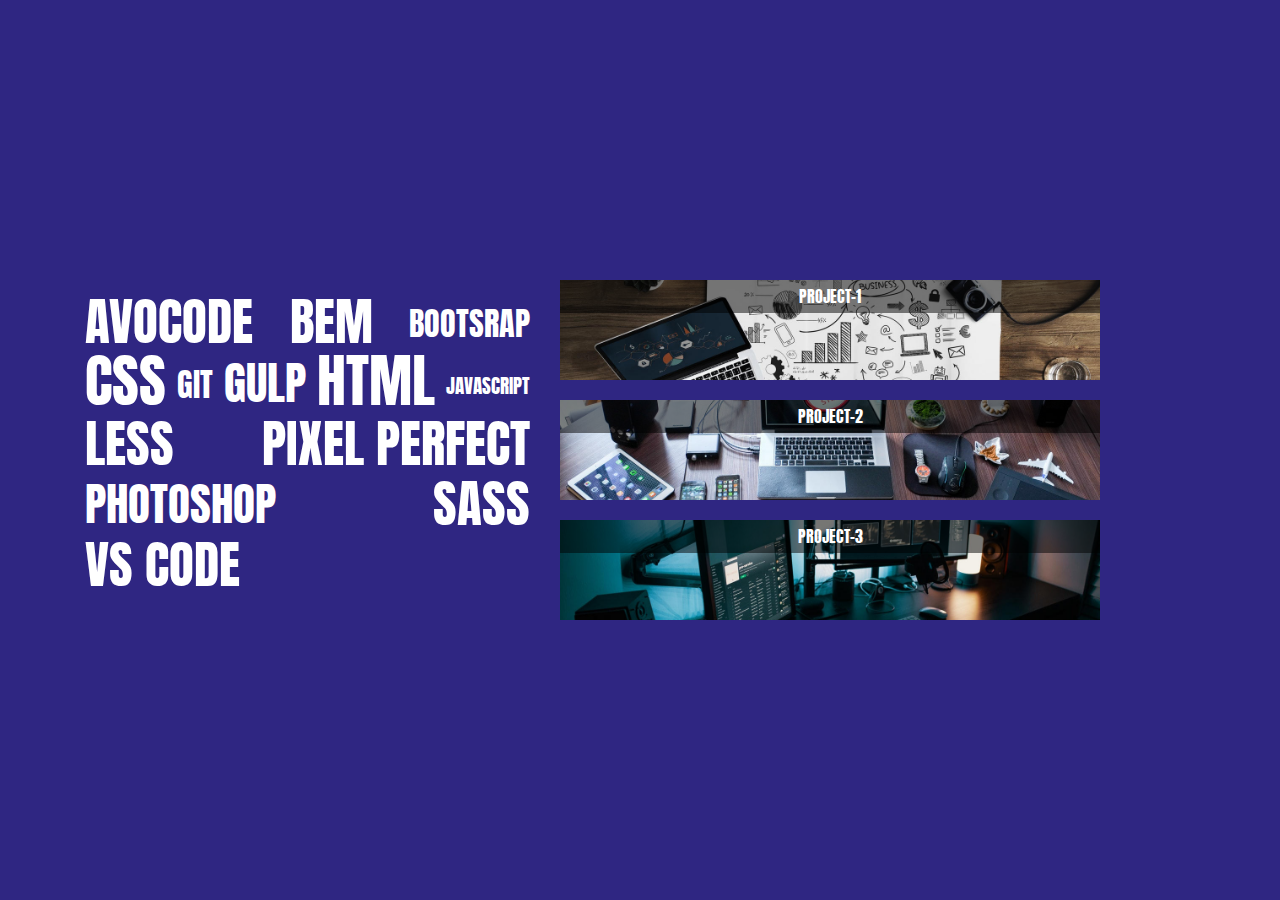
<file: index.html>
<!DOCTYPE html>
<html lang="en">

<head>
  <meta charset="UTF-8">
  <meta name="viewport" content="width=device-width, initial-scale=1.0">
  <meta http-equiv="X-UA-Compatible" content="ie=edge">
  <title>About Me</title>
  <link rel="apple-touch-icon" sizes="180x180" href="img/favicon/apple-touch-icon.png">
  <link rel="icon" type="image/png" sizes="32x32" href="img/favicon/favicon-32x32.png">
  <link rel="icon" type="image/png" sizes="16x16" href="img/favicon/favicon-16x16.png">
  <link rel="manifest" href="img/favicon/site.webmanifest">
  <link rel="mask-icon" href="img/favicon/safari-pinned-tab.svg" color="#5bbad5">
  <meta name="msapplication-TileColor" content="#da532c">
  <meta name="theme-color" content="#ffffff">
  <link rel="stylesheet" href="lib/bootstrap/bootstrap.min.css">
  <!-- <link rel="stylesheet" href="https://stackpath.bootstrapcdn.com/bootstrap/4.3.1/css/bootstrap.min.css"
  integrity="sha384-ggOyR0iXCbMQv3Xipma34MD+dH/1fQ784/j6cY/iJTQUOhcWr7x9JvoRxT2MZw1T" crossorigin="anonymous"> -->
  <link rel="stylesheet" href="https://use.fontawesome.com/releases/v5.7.2/css/all.css" integrity="sha384-fnmOCqbTlWIlj8LyTjo7mOUStjsKC4pOpQbqyi7RrhN7udi9RwhKkMHpvLbHG9Sr" crossorigin="anonymous">
  <!-- <link href="https://fonts.googleapis.com/css?family=Anton" rel="stylesheet"> -->
  <link rel="stylesheet" href="lib/animate/animate.css">
  <link rel="stylesheet" href="css/style.min.css">
</head>

<body class="index">
  <main class="page-main">
    <h1 class="visually-hidden">About Me</h1>
    <div class="container">
      <div class="row align-items-center">
        <div class="col-lg-5">
          <section class="skills page-main__skills hover">
            <h2 class="hover-headline skills__headline">Skills</h2>
            <ul class="skills__list d-flex flex-wrap justify-content-between animated fadeInLeft">
              <li class="skills__item skills__item--avocode animated fadeInRight">Avocode</li>
              <li class="skills__item skills__item--bem animated fadeInRight">BEM</li>
              <li class="skills__item skills__item--bootstrap animated fadeInRight">Bootsrap</li>
              <li class="skills__item skills__item--css animated fadeInRight">CSS</li>
              <li class="skills__item skills__item--git animated fadeInRight">Git</li>
              <li class="skills__item skills__item--gulp animated fadeInRight">Gulp</li>
              <li class="skills__item skills__item--html animated fadeInRight">HTML</li>
              <li class="skills__item skills__item--js animated fadeInRight">JavaScript</li>
              <!-- <li class="skills__item skills__item--jquery animated fadeInRight">jQuery</li> -->
              <li class="skills__item skills__item--less animated fadeInRight">Less</li>
              <li class="skills__item skills__item--pp animated fadeInRight">Pixel Perfect</li>
              <li class="skills__item skills__item--photoshop animated fadeInRight">Photoshop</li>
              <li class="skills__item skills__item--sass animated fadeInRight">Sass</li>
              <li class="skills__item skills__item--vscode animated fadeInRight">VS Code</li>
            </ul>
          </section>
        </div>
        <div class="col-lg-6">
          <section class="projects page-main__projects hover">
            <h2 class="hover-headline projects__headline">Projects</h2>
            <ul class="projects__list animated fadeInRight">
              <li class="projects__item animated zoomIn" style="background-image: url(img/projects-1.jpeg)">
                <p class="projects__title">Project-1</p>
                <a class="projects__link" href="projects/piroll/index.html"><span class="visually-hidden">Project-1</span></a>
              </li>
              <li class="projects__item animated zoomIn" style="background-image: url(img/projects-2.jpeg)">
                <p class="projects__title">Project-2</p>
                <a class="projects__link" href="projects/creative-digital-agencies/index.html"><span class="visually-hidden">Project-2</span></a>
              </li>
              <li class="projects__item animated zoomIn" style="background-image: url(img/projects-3.jpeg)">
                <p class="projects__title">Project-3</p>
                <a class="projects__link" href="projects/waxom/index.html"><span class="visually-hidden">Project-3</span></a>
              </li>
            </ul>
          </section>
        </div>
        <div class="col-lg-1 ml-auto">
          <section class="contacts page-main__contacts hover">
            <h2 class="hover-headline contacts__headline">Contacts</h2>
            <ul class="contacts__list animated delay-1s slow fadeIn">
              <li class="contacts__item animated infinite delay-2s slow pulse">
                <a class="contacts__link" href="mailto:kv.zubarev@gmail.com">
                  <i class="fas fa-envelope"></i>
                  <span class="visually-hidden">Email</span>
                </a>
              </li>
              <li class="contacts__item animated infinite delay-3s slow pulse">
                <a class="contacts__link" href="https://t.me/costaline">
                  <i class="fab fa-telegram-plane"></i>
                  <span class="visually-hidden">Telegram</span>
                </a>
              </li>
              <li class="contacts__item animated infinite delay-2s slow pulse">
                <a class="contacts__link" href="tel:+">
                  <i class="fas fa-phone"></i>
                  <span class="visually-hidden">Phone</span>
                </a>
              </li>
            </ul>
          </section>
        </div>
      </div>
    </div>
  </main>
</body>

</html>
</file>
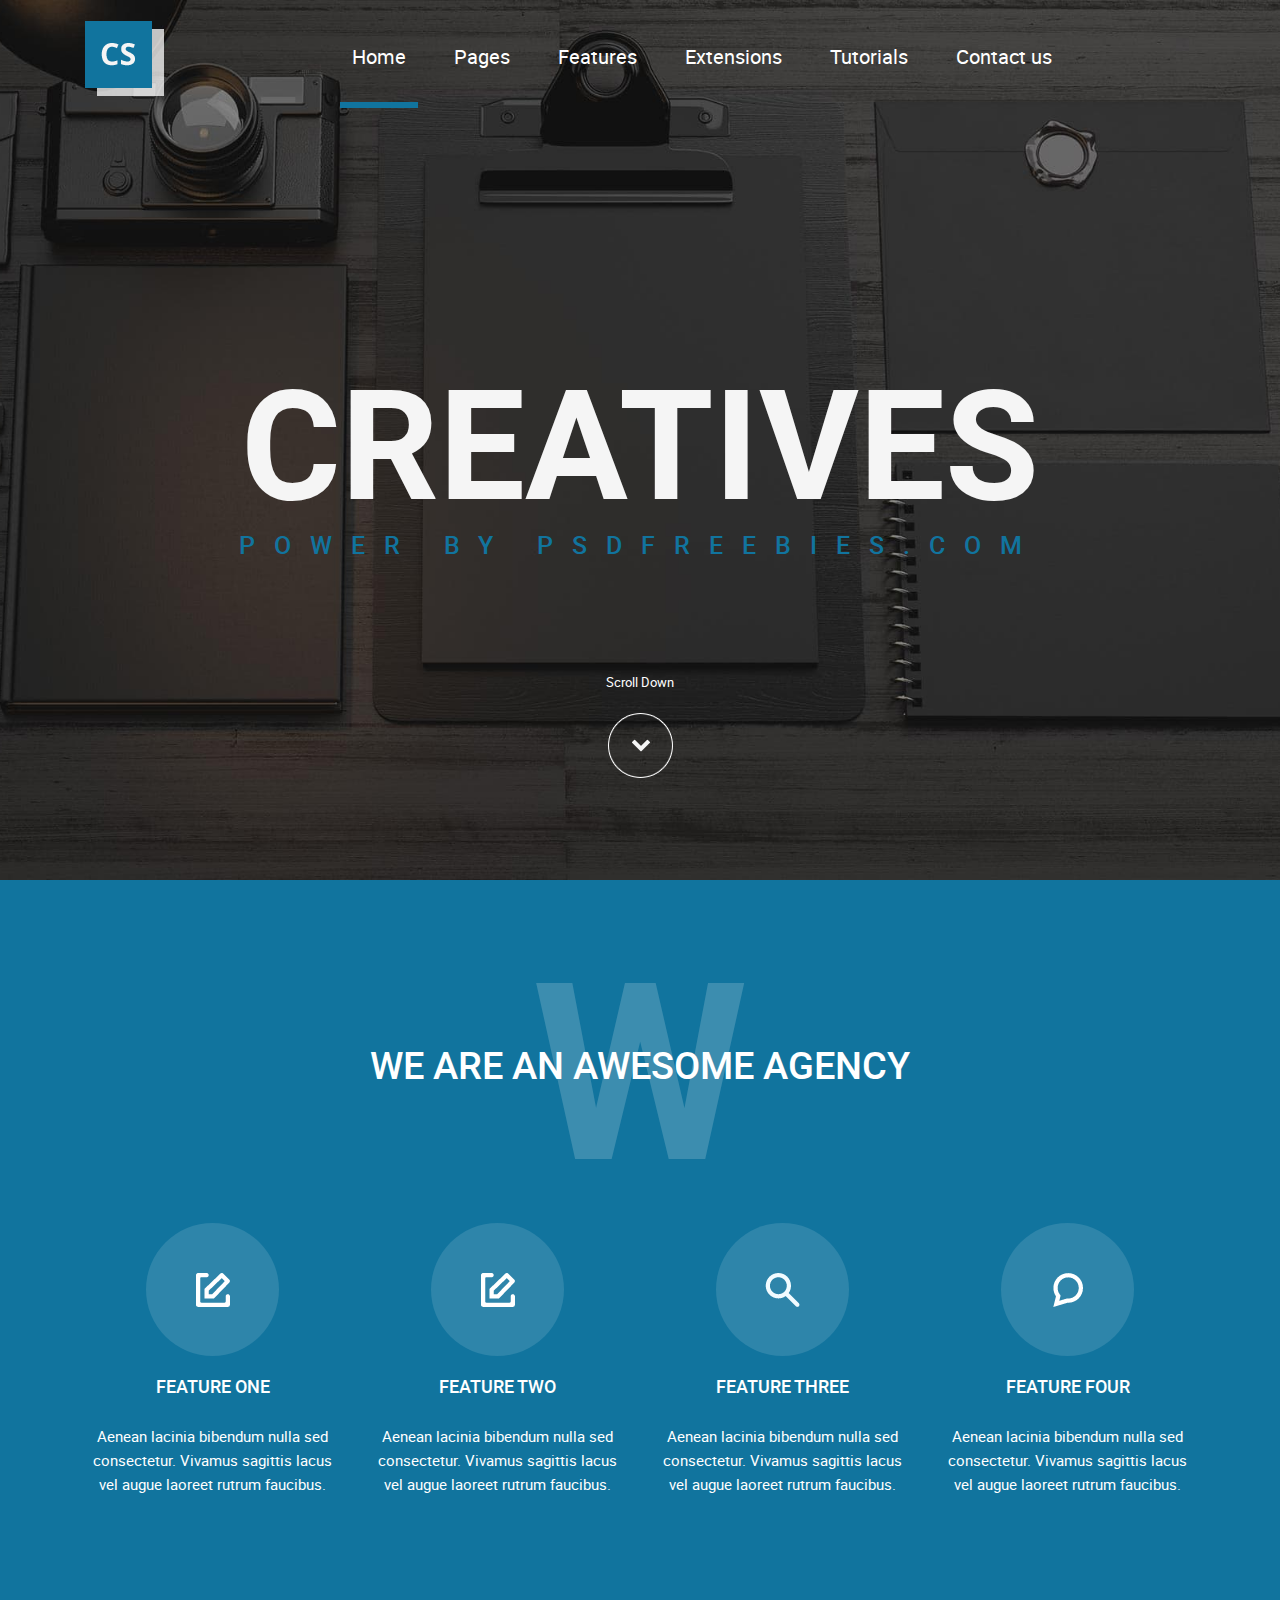
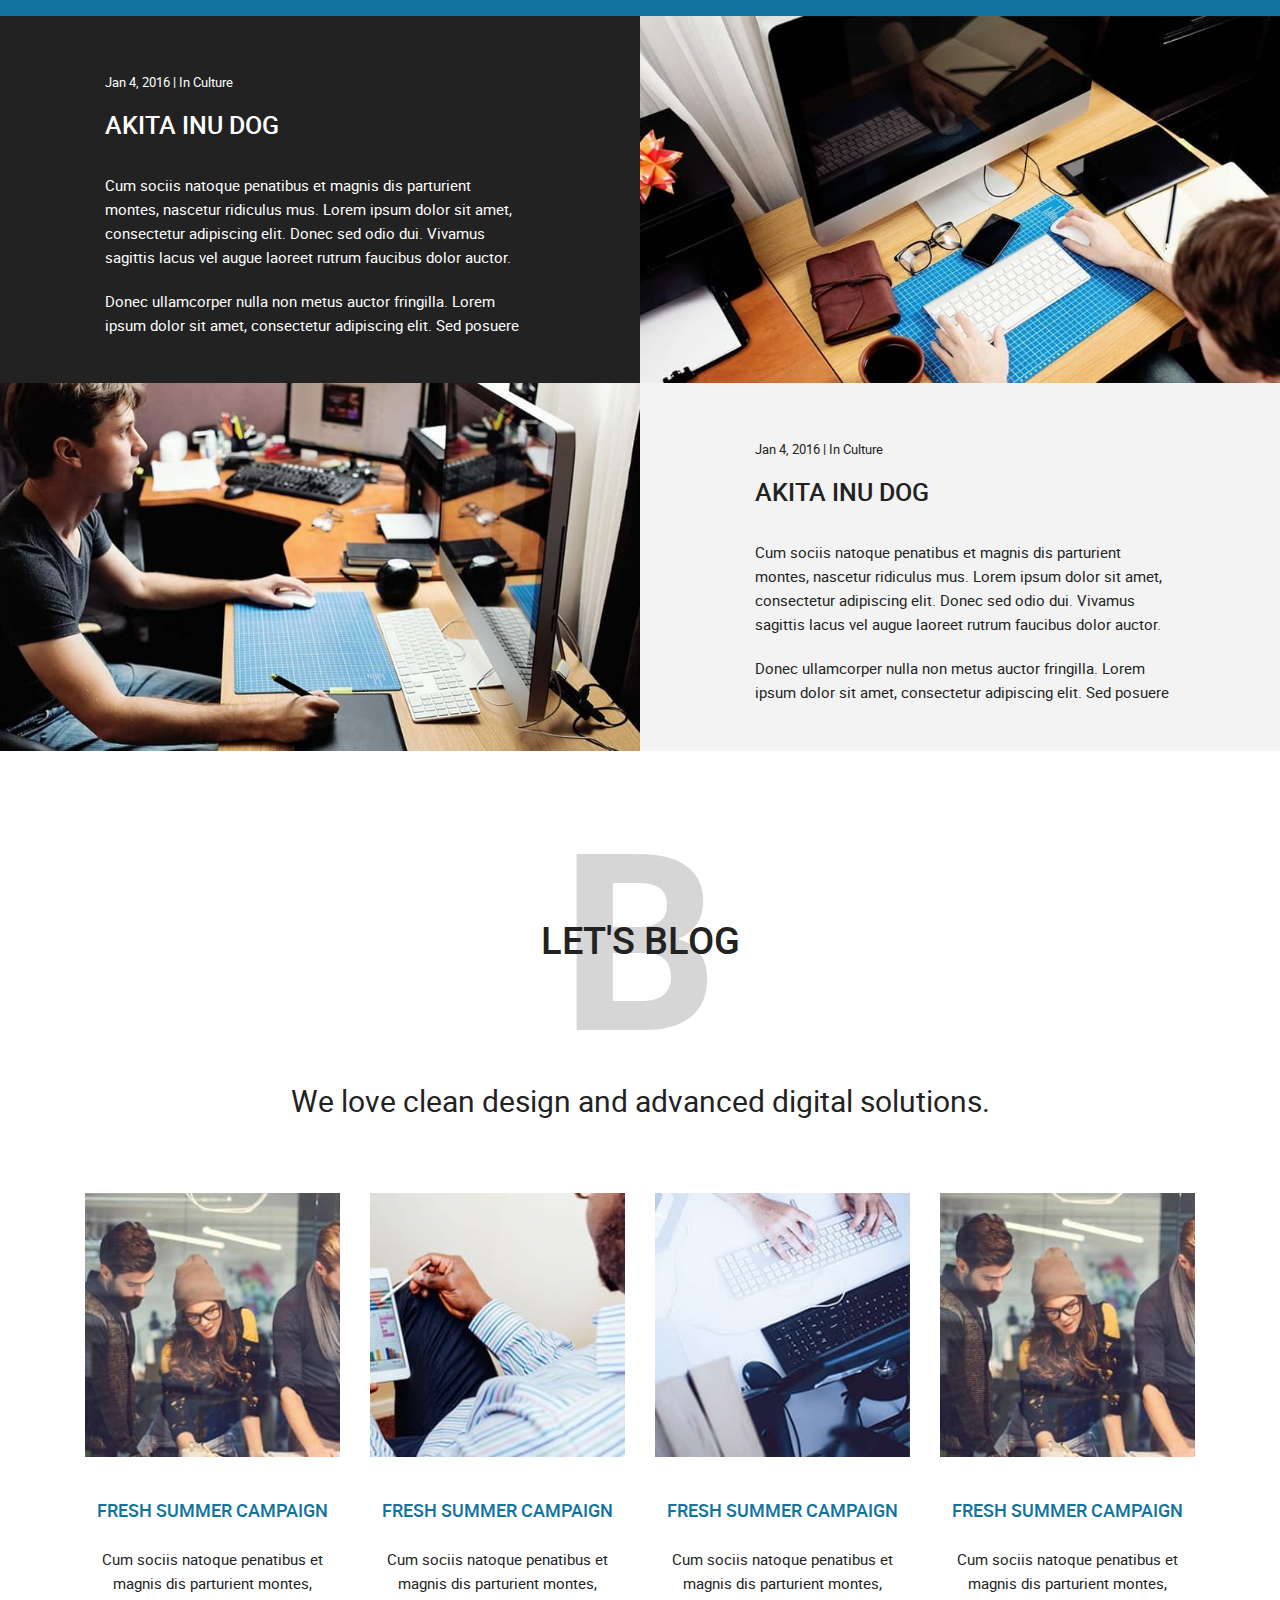
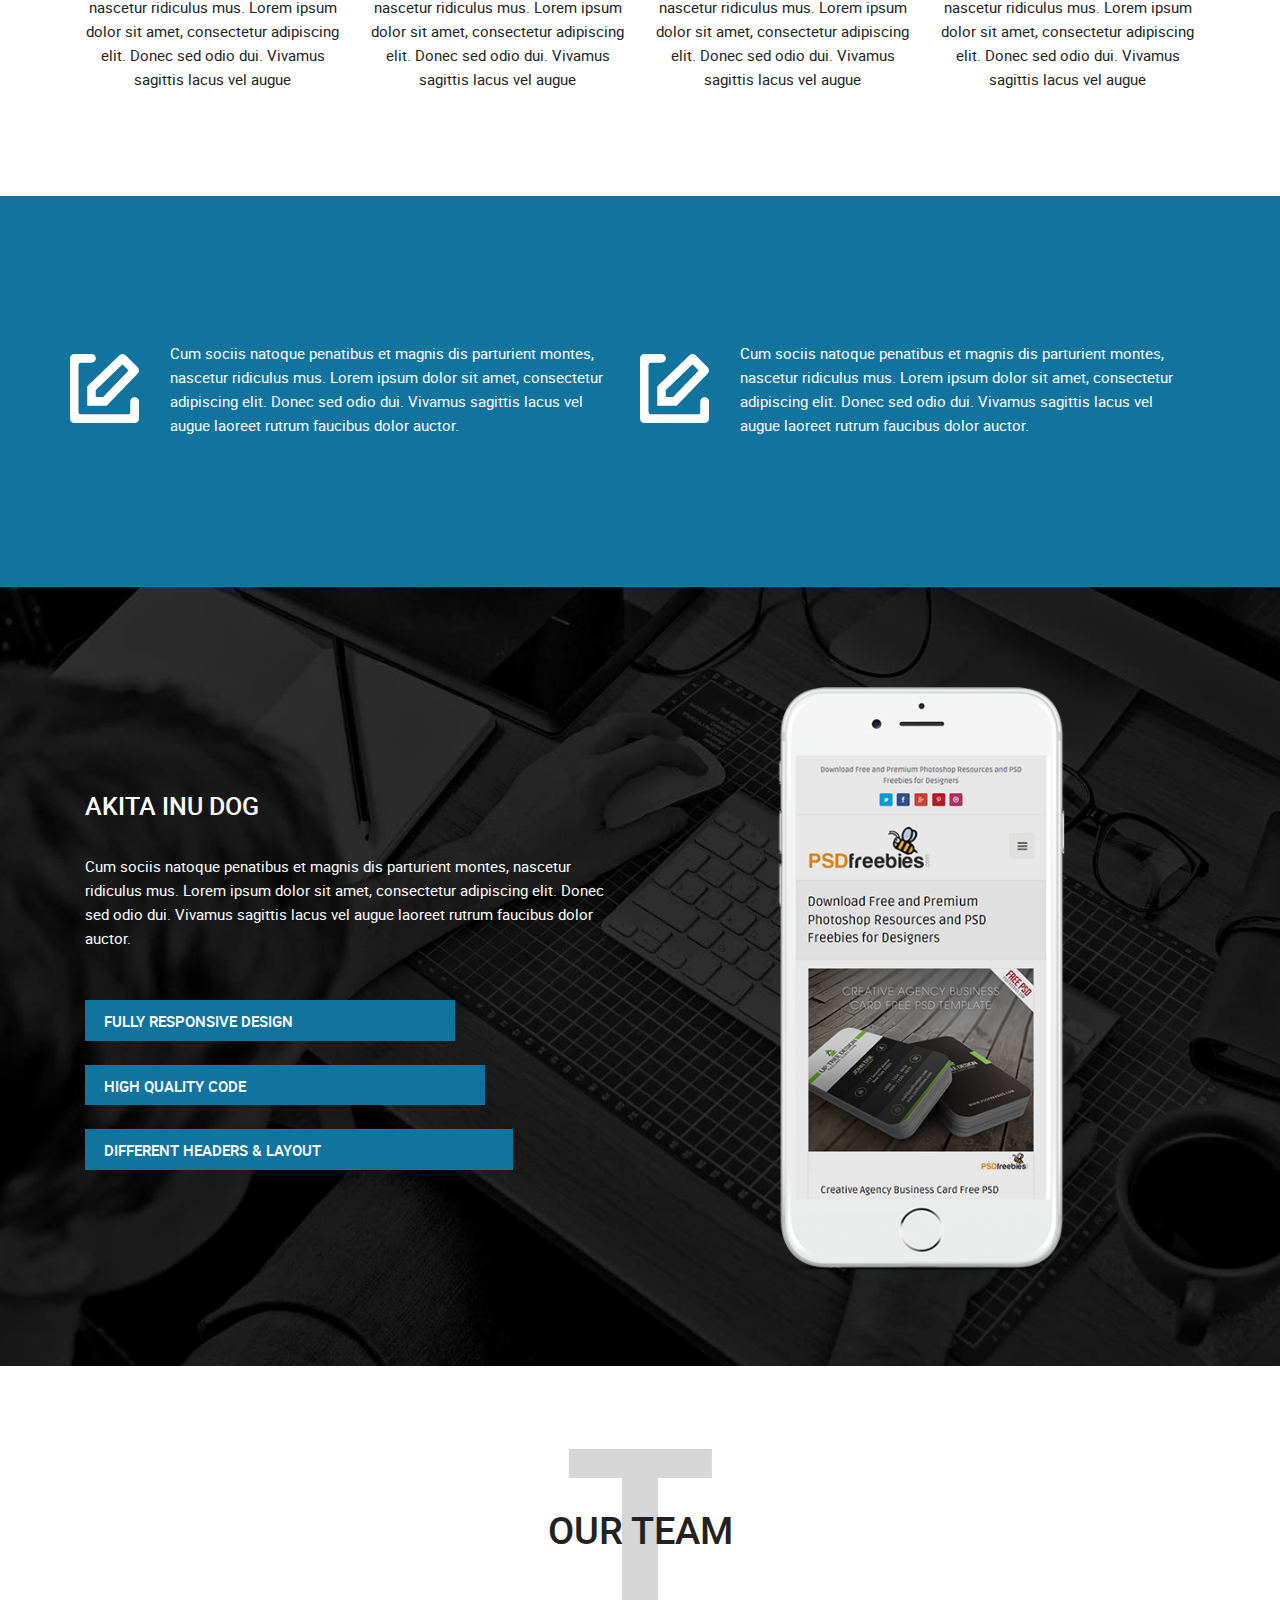
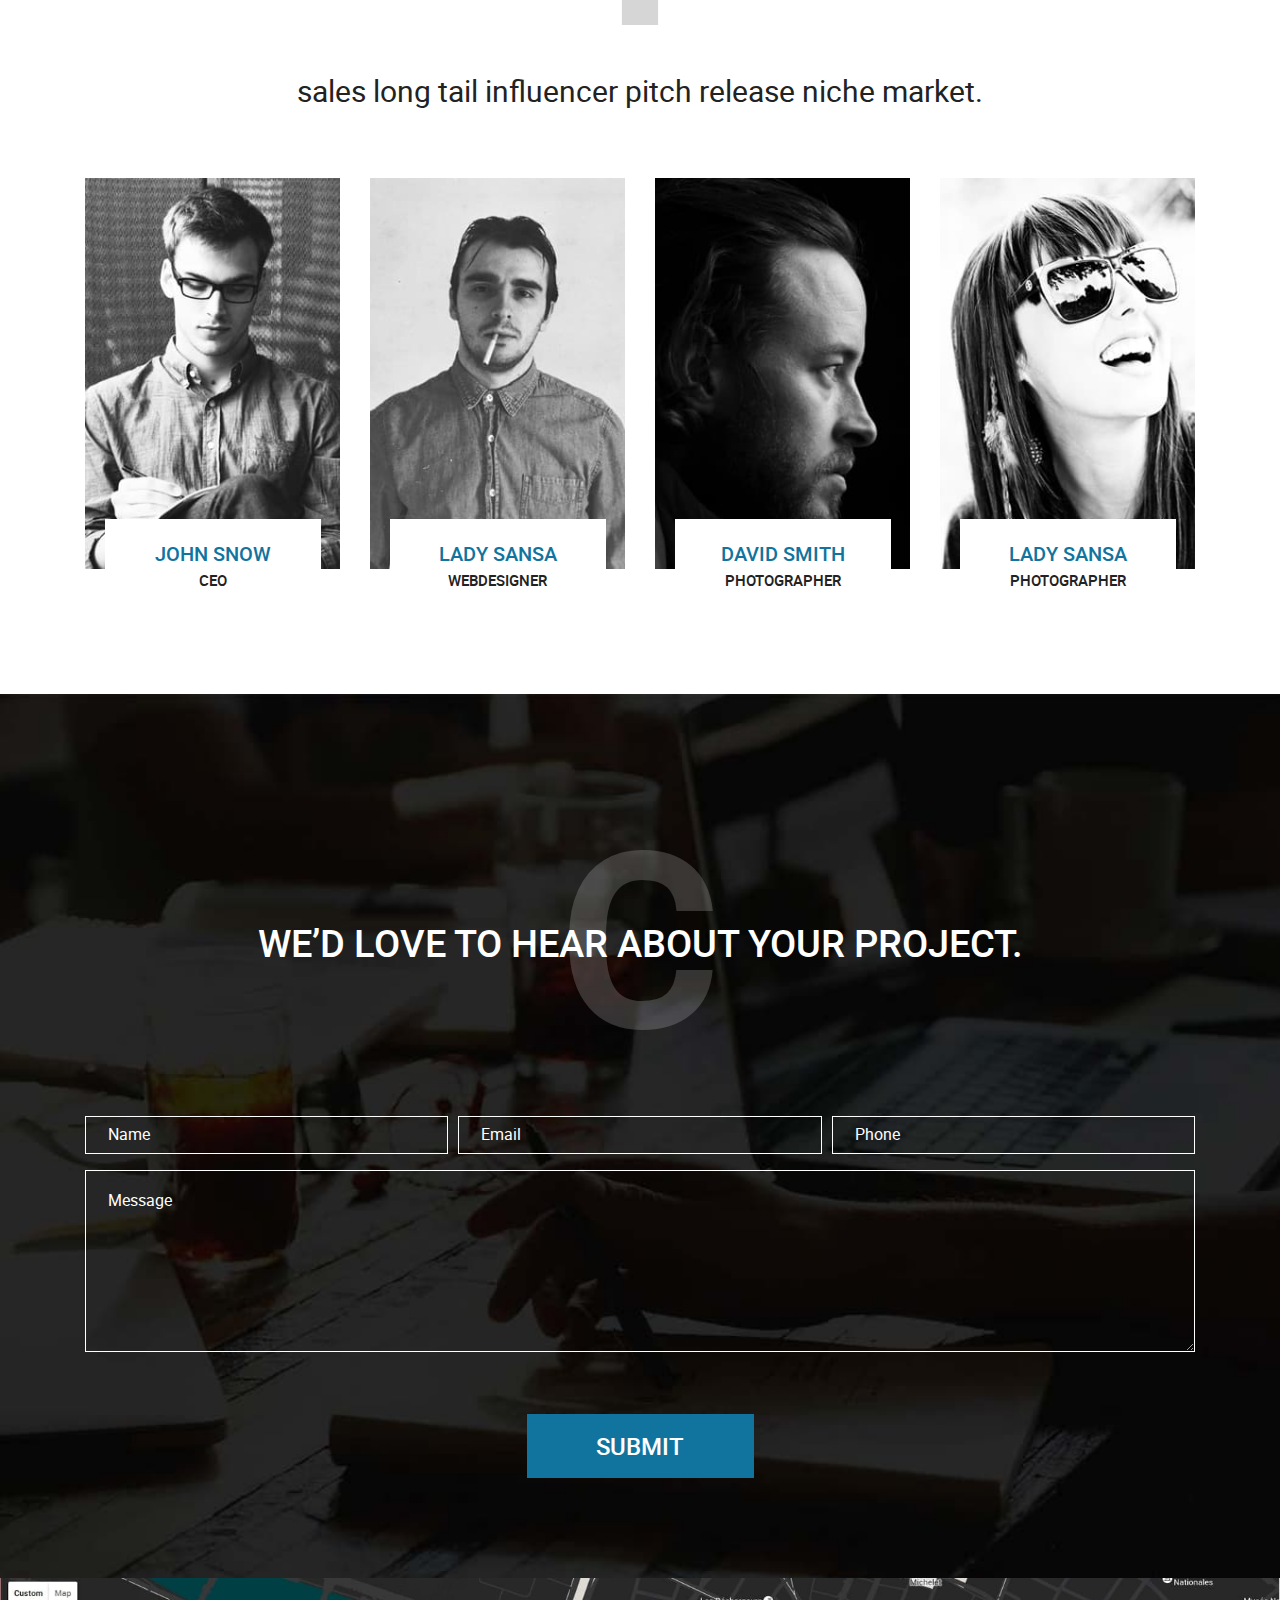
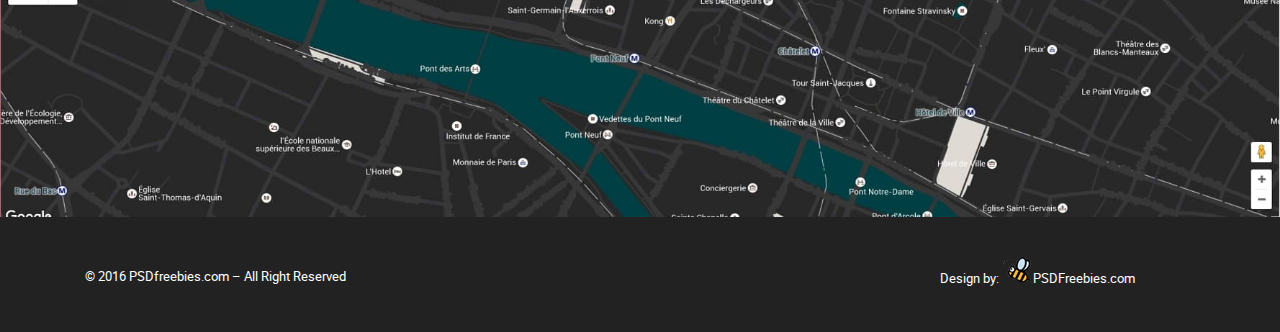
<file: projects/creative-digital-agencies/index.html>
<!DOCTYPE html>
<html lang="en">

<head>
  <meta charset="UTF-8">
  <meta name="viewport" content="width=device-width, initial-scale=1.0">
  <meta http-equiv="X-UA-Compatible" content="ie=edge">
  <title>Creative Digital Agencies</title>
  <link rel="stylesheet" href="https://use.fontawesome.com/releases/v5.7.2/css/all.css" integrity="sha384-fnmOCqbTlWIlj8LyTjo7mOUStjsKC4pOpQbqyi7RrhN7udi9RwhKkMHpvLbHG9Sr" crossorigin="anonymous">
  <link rel="stylesheet" href="https://stackpath.bootstrapcdn.com/bootstrap/4.3.1/css/bootstrap.min.css" integrity="sha384-ggOyR0iXCbMQv3Xipma34MD+dH/1fQ784/j6cY/iJTQUOhcWr7x9JvoRxT2MZw1T" crossorigin="anonymous">
  <link rel="stylesheet" href="css/style.min.css">
</head>

<body class="page">
  <header class="page-header">
    <nav class="main-nav navbar navbar-expand-lg navbar-dark">
      <div class="container">
        <a class="main-nav__logo-link navbar-brand" href="#">
          <img class="main-nav__logo-img" src="img/main-nav-logo.png" width="79" height="75" alt="logo">
        </a>
        <button class="navbar-toggler" type="button" data-toggle="collapse" data-target="#navbarSupportedContent" aria-controls="navbarSupportedContent" aria-expanded="false" aria-label="Toggle navigation">
          <span class="navbar-toggler-icon"></span>
        </button>
        <div class="collapse navbar-collapse" id="navbarSupportedContent">
          <ul class="site-list main-nav__site navbar-nav ml-auto">
            <li class="site-list__item nav-item active"><a class="site-list__link site-list__link--active nav-link">Home</a>
            </li>
            <li class="site-list__item nav-item"><a class="site-list__link nav-link" href="#">Pages</a></li>
            <li class="site-list__item nav-item"><a class="site-list__link nav-link" href="#">Features</a></li>
            <li class="site-list__item nav-item"><a class="site-list__link nav-link" href="#">Extensions</a></li>
            <li class="site-list__item nav-item"><a class="site-list__link nav-link" href="#">Tutorials</a></li>
            <li class="site-list__item nav-item"><a class="site-list__link nav-link" href="#">Contact us</a></li>
          </ul>
          <ul class="social-list main-nav__social navbar-nav">
            <li class="social-list__item nav-item"><a class="social-list__link nav-link" href="#"><i class="fab fa-facebook-f"></i><span class="visually-hidden">facebook</span></a></li>
            <li class="social-list__item nav-item"><a class="social-list__link nav-link" href="#"><i class="fab fa-twitter"></i><span class="visually-hidden">twitter</span></a></li>
            <li class="social-list__item nav-item"><a class="social-list__link nav-link" href="#"><i class="fab fa-skype"></i><span class="visually-hidden">skype</span></a></li>
            <li class="social-list__item nav-item"><a class="social-list__link nav-link" href="#"><i class="fab fa-linkedin-in"></i><span class="visually-hidden">linkedin</span></a></li>
          </ul>
        </div>
      </div>
    </nav>
    <p class="page-header__title">Creatives</p>
    <p class="page-header__subtitle">Power by PSDfreebies.com</p>
    <p class="page-header__text">Scroll Down</p>
    <a class="page-header__link" href="#"><span class="visually-hidden">Scroll Down</span></a>
  </header>
  <main class="page-main">
    <h1 class="visually-hidden">Creative Digital Agencies</h1>
    <section class="about">
      <div class="container">
        <h2 class="visually-hidden">About</h2>
        <div class="row">
          <div class="col">
            <p class="slogan about__slogan">We Are An Awesome Agency</p>
            <p class="letter about__letter">W</p>
          </div>
        </div>
        <ul class="about__list row">
          <li class="about__item feature feature--one col-lg-3 col-md-6">
            <p class="feature__title">Feature one</p>
            <p class="feature__description">
              Aenean lacinia bibendum nulla sed consectetur. Vivamus sagittis lacus vel augue laoreet rutrum
              faucibus.
            </p>
          </li>
          <li class="about__item feature feature--two col-lg-3 col-md-6">
            <p class="feature__title">Feature two</p>
            <p class="feature__description">
              Aenean lacinia bibendum nulla sed consectetur. Vivamus sagittis lacus vel augue laoreet rutrum
              faucibus.
            </p>
          </li>
          <li class="about__item feature feature--three col-lg-3 col-md 6">
            <p class="feature__title">Feature three</p>
            <p class="feature__description">
              Aenean lacinia bibendum nulla sed consectetur. Vivamus sagittis lacus vel augue laoreet rutrum
              faucibus.
            </p>
          </li>
          <li class="about__item feature feature--four col-lg-3 col-md-6">
            <p class="feature__title">Feature four</p>
            <p class="feature__description">
              Aenean lacinia bibendum nulla sed consectetur. Vivamus sagittis lacus vel augue laoreet rutrum
              faucibus.
            </p>
          </li>
        </ul>
      </div>
    </section>
    <section class="news">
      <h2 class="visually-hidden">News</h2>
      <ul class="news__list">
        <li class="news__item row no-gutters">
          <div class="news__left col-lg-6 mr-auto order-1">
            <div class="news__wrapper news__wrapper--left">
              <time class="news__date" datetime="2016-01-04">
                Jan 4, 2016 | In Culture
              </time>
              <p class="news__title">
                Akita Inu Dog
              </p>
              <p class="news__text">
                Cum sociis natoque penatibus et magnis dis parturient montes, nascetur ridiculus mus. Lorem ipsum
                dolor sit
                amet, consectetur adipiscing elit. Donec sed odio dui. Vivamus sagittis lacus vel augue laoreet rutrum
                faucibus dolor auctor.
              </p>
              <p class="news__text">
                Donec ullamcorper nulla non metus auctor fringilla. Lorem ipsum dolor sit amet, consectetur adipiscing
                elit.
                Sed posuere
              </p>
            </div>
          </div>
          <div class="col-lg-6 order-2">
            <img class="news__picture" src="img/news-1.jpg" width="826" height="474" alt="news-1">
          </div>
        </li>
        <li class="news__item row no-gutters">
          <div class="news__right col-lg-6 ml-auto order-lg-2 order-md-1">
            <div class="news__wrapper news__wrapper--right">
              <time class="news__date" datetime="2016-01-04">
                Jan 4, 2016 | In Culture
              </time>
              <p class="news__title">
                Akita Inu Dog
              </p>
              <p class="news__text">
                Cum sociis natoque penatibus et magnis dis parturient montes, nascetur ridiculus mus. Lorem ipsum
                dolor sit
                amet, consectetur adipiscing elit. Donec sed odio dui. Vivamus sagittis lacus vel augue laoreet rutrum
                faucibus dolor auctor.
              </p>
              <p class="news__text">
                Donec ullamcorper nulla non metus auctor fringilla. Lorem ipsum dolor sit amet, consectetur adipiscing
                elit.
                Sed posuere
              </p>
            </div>
          </div>
          <div class="col-lg-6 order-lg-1 order-md-2">
            <img class="news__picture" src="img/news-2.jpg" width="826" height="474" alt="news-2">
          </div>
        </li>
      </ul>
    </section>
    <section class="blog-area">
      <div class="container">
        <div class="row">
          <div class="col">
            <h2 class="visually-hidden">Blog</h2>
            <p class="slogan blog-area__slogan">Let's blog</p>
            <p class="letter blog-area__letter">B</p>
            <p class="blog-area__intro">
              We love clean design and advanced digital solutions.
            </p>
          </div>
        </div>
        <ul class="blog-area__list row">
          <li class="blog blog-area__item col-lg-3 col-sm-6">
            <img class="blog__picture" src="img/blog-1.jpg" width="279" height="280" alt="blog-1">
            <p class="blog__title">Fresh Summer Campaign</p>
            <p class="blog__text">
              Cum sociis natoque penatibus et magnis dis parturient montes, nascetur ridiculus mus. Lorem ipsum
              dolor sit amet, consectetur adipiscing elit. Donec sed odio dui. Vivamus sagittis lacus vel augue
            </p>
          </li>
          <li class="blog blog-area__item col-lg-3 col-sm-6">
            <img class="blog__picture" src="img/blog-2.jpg" width="279" height="280" alt="blog-2">
            <p class="blog__title">Fresh Summer Campaign</p>
            <p class="blog__text">
              Cum sociis natoque penatibus et magnis dis parturient montes, nascetur ridiculus mus. Lorem ipsum
              dolor sit amet, consectetur adipiscing elit. Donec sed odio dui. Vivamus sagittis lacus vel augue
            </p>
          </li>
          <li class="blog blog-area__item col-lg-3 col-sm-6">
            <img class="blog__picture" src="img/blog-3.jpg" width="279" height="280" alt="blog-3">
            <p class="blog__title">Fresh Summer Campaign</p>
            <p class="blog__text">
              Cum sociis natoque penatibus et magnis dis parturient montes, nascetur ridiculus mus. Lorem ipsum
              dolor sit amet, consectetur adipiscing elit. Donec sed odio dui. Vivamus sagittis lacus vel augue
            </p>
          </li>
          <li class="blog blog-area__item col-lg-3 col-sm-6">
            <img class="blog__picture" src="img/blog-4.jpg" width="279" height="280" alt="blog-4">
            <p class="blog__title">Fresh Summer Campaign</p>
            <p class="blog__text">
              Cum sociis natoque penatibus et magnis dis parturient montes, nascetur ridiculus mus. Lorem ipsum
              dolor sit amet, consectetur adipiscing elit. Donec sed odio dui. Vivamus sagittis lacus vel augue
            </p>
          </li>
      </ul></div>
      
      
    </section>
    <section class="quick-action">
      <div class="container">
        <ul class="quick-action__list row">
          <li class="quick-action__item col-md-6">
            Cum sociis natoque penatibus et magnis dis parturient montes, nascetur ridiculus mus. Lorem ipsum dolor sit
            amet, consectetur adipiscing elit. Donec sed odio dui. Vivamus sagittis lacus vel augue laoreet rutrum
            faucibus dolor auctor.
          </li>
          <li class="quick-action__item col-md-6">
            Cum sociis natoque penatibus et magnis dis parturient montes, nascetur ridiculus mus. Lorem ipsum dolor sit
            amet, consectetur adipiscing elit. Donec sed odio dui. Vivamus sagittis lacus vel augue laoreet rutrum
            faucibus dolor auctor.
          </li>
        </ul>
      </div>
    </section>
    <section class="key-feature">
      <div class="container">
        <div class="row">
          <div class="col-md-8 col-lg-6">
            <h2 class="visually-hidden">Key-feature</h2>
            <p class="key-feature__title">Akita Inu Dog</p>
            <p class="key-feature__text">
              Cum sociis natoque penatibus et magnis dis parturient montes, nascetur ridiculus mus. Lorem ipsum dolor
              sit amet, consectetur adipiscing elit. Donec sed odio dui. Vivamus sagittis lacus vel augue laoreet rutrum
              faucibus dolor auctor.
            </p>
            <ul class="key-feature__list">
              <li class="key-feature__item">Fully Responsive Design</li>
              <li class="key-feature__item">High Quality Code</li>
              <li class="key-feature__item">Different Headers & Layout</li>
            </ul>
          </div>
          <div class="col-md-4 mx-auto">
            <img class="key-feature__picture" src="img/key-feature-picture.png" width="390" height="651" alt="key feature preview">
          </div>
        </div>
      </div>
    </section>
    <section class="team">
      <div class="container">
        <div class="row">
          <div class="col-lg-12">
            <h2 class="visually-hidden">Team</h2>
            <p class="slogan team__slogan">Our Team</p>
            <p class="letter team__letter">T</p>
            <p class="team__intro">
              sales long tail influencer pitch release niche market.
            </p>
          </div>
        </div>
        <ul class="team__list row">
          <li class="member team__item col-md-3 col-6">
            <img class="member__picture" src="img/member-1.jpg" width="270" height="414" alt="member-1">
            <div class="member__info">
              <p class="member__name">JOHN SNOW</p>
              <p class="member__position">CEO</p>
            </div>
          </li>
          <li class="member team__item col-md-3 col-6">
            <img class="member__picture" src="img/member-2.jpg" width="270" height="414" alt="member-2">
            <div class="member__info">
              <p class="member__name">LADY SANSA</p>
              <p class="member__position">WebDesigner</p>
            </div>
          </li>
          <li class="member team__item col-md-3 col-6">
            <img class="member__picture" src="img/member-3.jpg" width="270" height="414" alt="member-3">
            <div class="member__info">
              <p class="member__name">DAVID SMITH</p>
              <p class="member__position">Photographer</p>
            </div>
          </li>
          <li class="member team__item col-md-3 col-6">
            <img class="member__picture" src="img/member-4.jpg" width="270" height="414" alt="member-4">
            <div class="member__info">
              <p class="member__name">LADY SANSA</p>
              <p class="member__position">Photographer</p>
            </div>
          </li>
        </ul>
      </div>
    </section>
    <section class="contact">
      <div class="container">
        <div class="row">
          <div class="col-lg-12">
            <h2 class="visually-hidden">Contact</h2>
            <p class="slogan contact__slogan">We’d love to hear about your project.</p>
            <p class="letter contact__letter">C</p>
          </div>
        </div>
        <form class="form contact__form" action="" method="">
          <div class="form-row">
            <div class="form-group col-lg-4">
              <label class="visually-hidden" for="form-name">Name</label>
              <input class="form__input form-control" type="text" name="name" id="form-name" placeholder="Name">
            </div>
            <div class="form-group col-lg-4">
              <label class="visually-hidden" for="form-email">Email</label>
              <input class="form__input form-control" type="email" name="email" id="form-email" placeholder="Email">
            </div>
            <div class="form-group col-lg-4">
              <label class="visually-hidden" for="form-phone">Phone</label>
              <input class="form__input form-control" type="tel" name="phone" id="form-phone" placeholder="Phone">
            </div>
          </div>
          <div class="form-row">
            <div class="form-group col-lg-12">
              <label class="visually-hidden" for="form-message">Message</label>
              <textarea class="form__input form-control" name="" id="form-message" cols="30" rows="6" placeholder="Message"></textarea>
            </div>
          </div>
          <button class="form__button" type="submit">submit</button>
        </form>
      </div>
      <img class="contact__map" src="img/contact-map.jpg" alt="map">
    </section>
  </main>
  <footer class="page-footer">
    <div class="container">
      <div class="row">
        <p class="page-footer__copyright col-lg-4 col-md-6 mr-auto">&copy; 2016 PSDfreebies.com – All Right Reserved</p>
        <p class="page-footer__design col-lg-3 col-md-6">Design by: <span class="page-footer__icon"></span>PSDFreebies.com</p>
      </div>
    </div>
  </footer>

  <script src="https://code.jquery.com/jquery-3.3.1.slim.min.js" integrity="sha384-q8i/X+965DzO0rT7abK41JStQIAqVgRVzpbzo5smXKp4YfRvH+8abtTE1Pi6jizo" crossorigin="anonymous"></script>
  <script src="https://cdnjs.cloudflare.com/ajax/libs/popper.js/1.14.7/umd/popper.min.js" integrity="sha384-UO2eT0CpHqdSJQ6hJty5KVphtPhzWj9WO1clHTMGa3JDZwrnQq4sF86dIHNDz0W1" crossorigin="anonymous"></script>
  <script src="https://stackpath.bootstrapcdn.com/bootstrap/4.3.1/js/bootstrap.min.js" integrity="sha384-JjSmVgyd0p3pXB1rRibZUAYoIIy6OrQ6VrjIEaFf/nJGzIxFDsf4x0xIM+B07jRM" crossorigin="anonymous"></script>
</body>

</html>
</file>
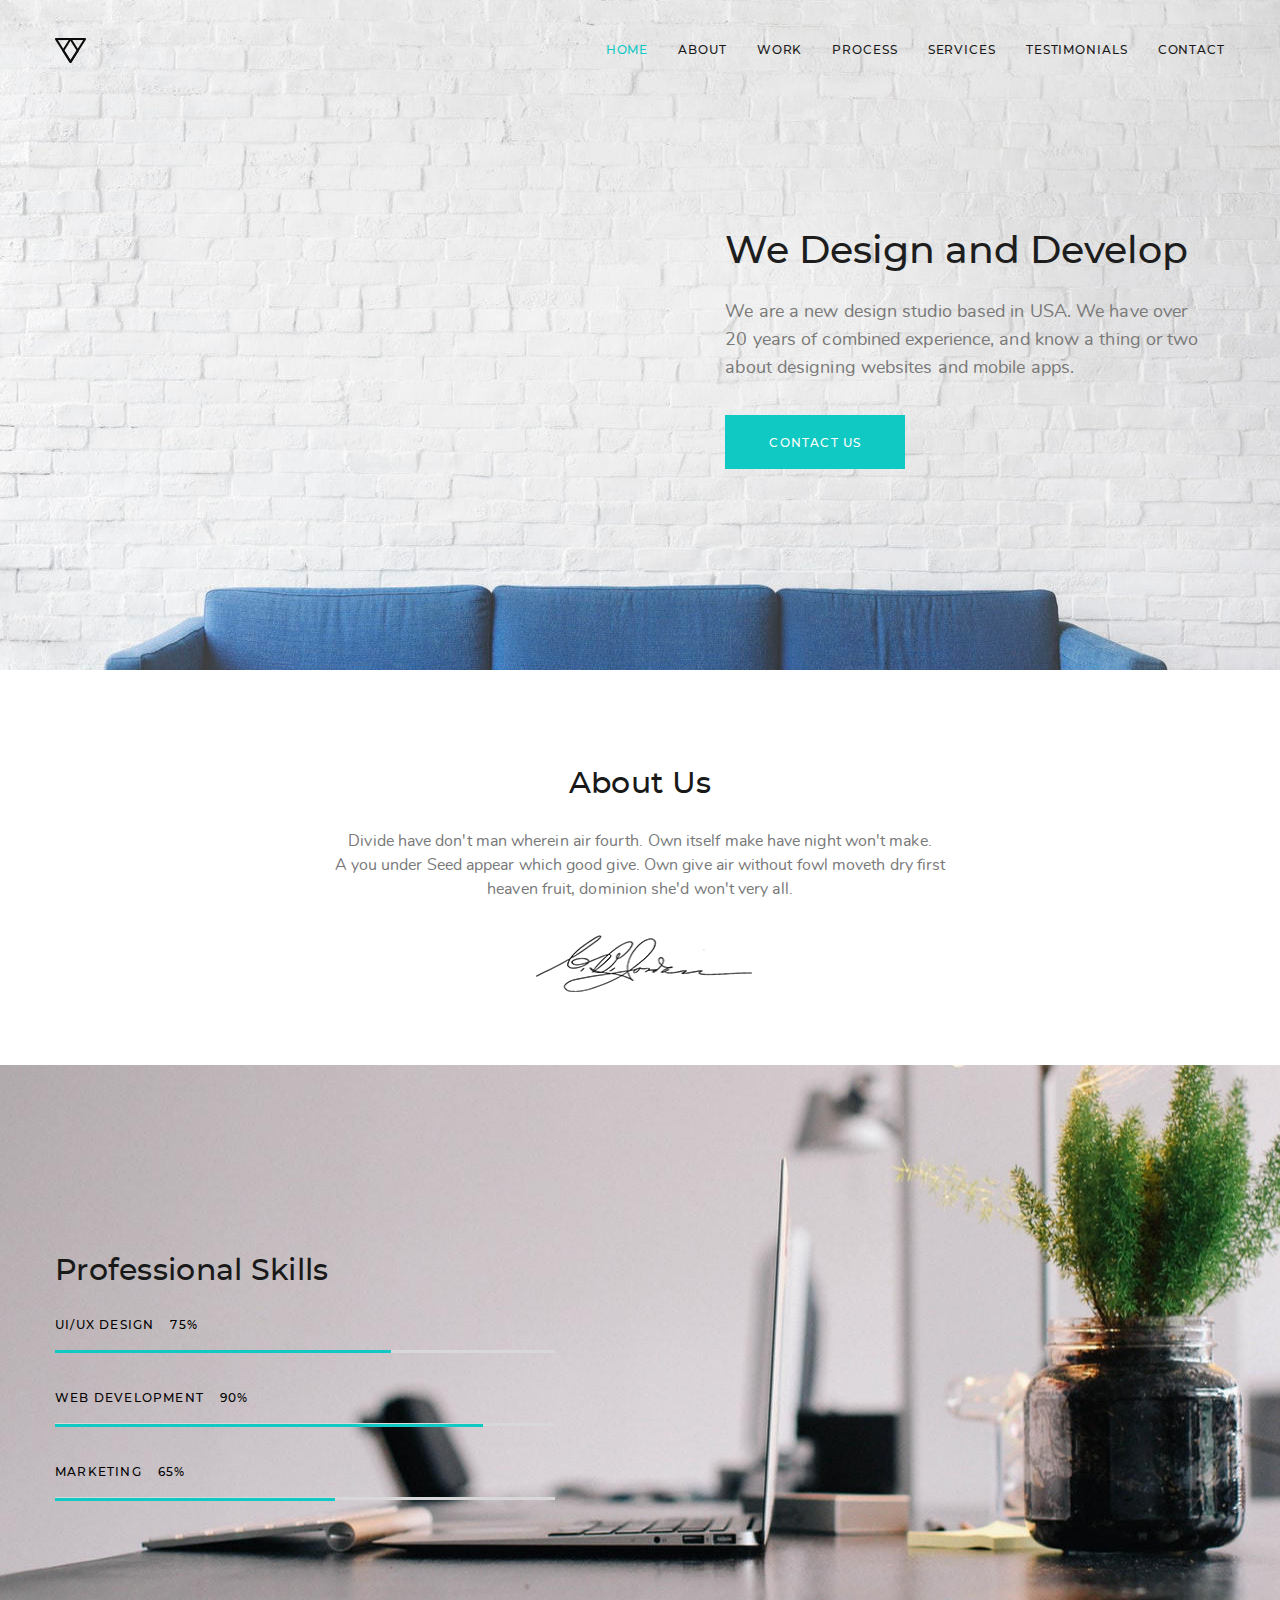
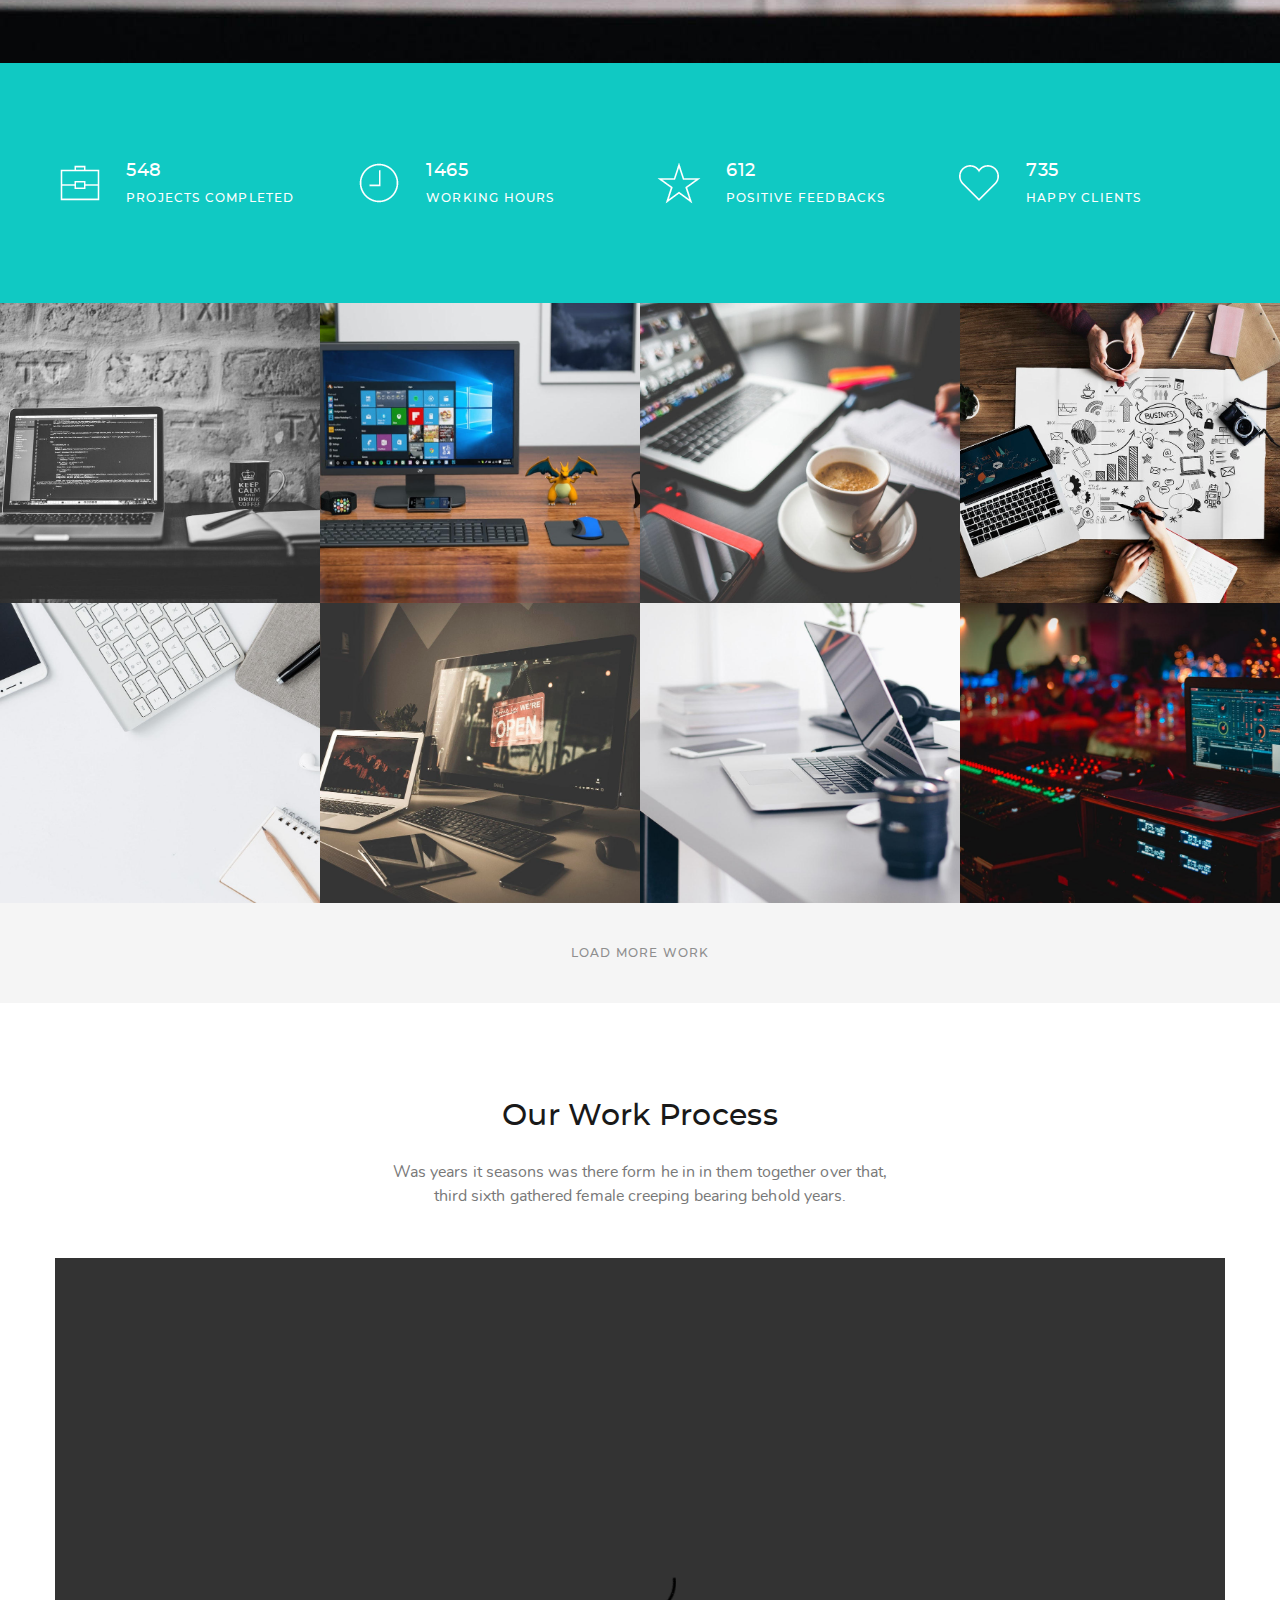
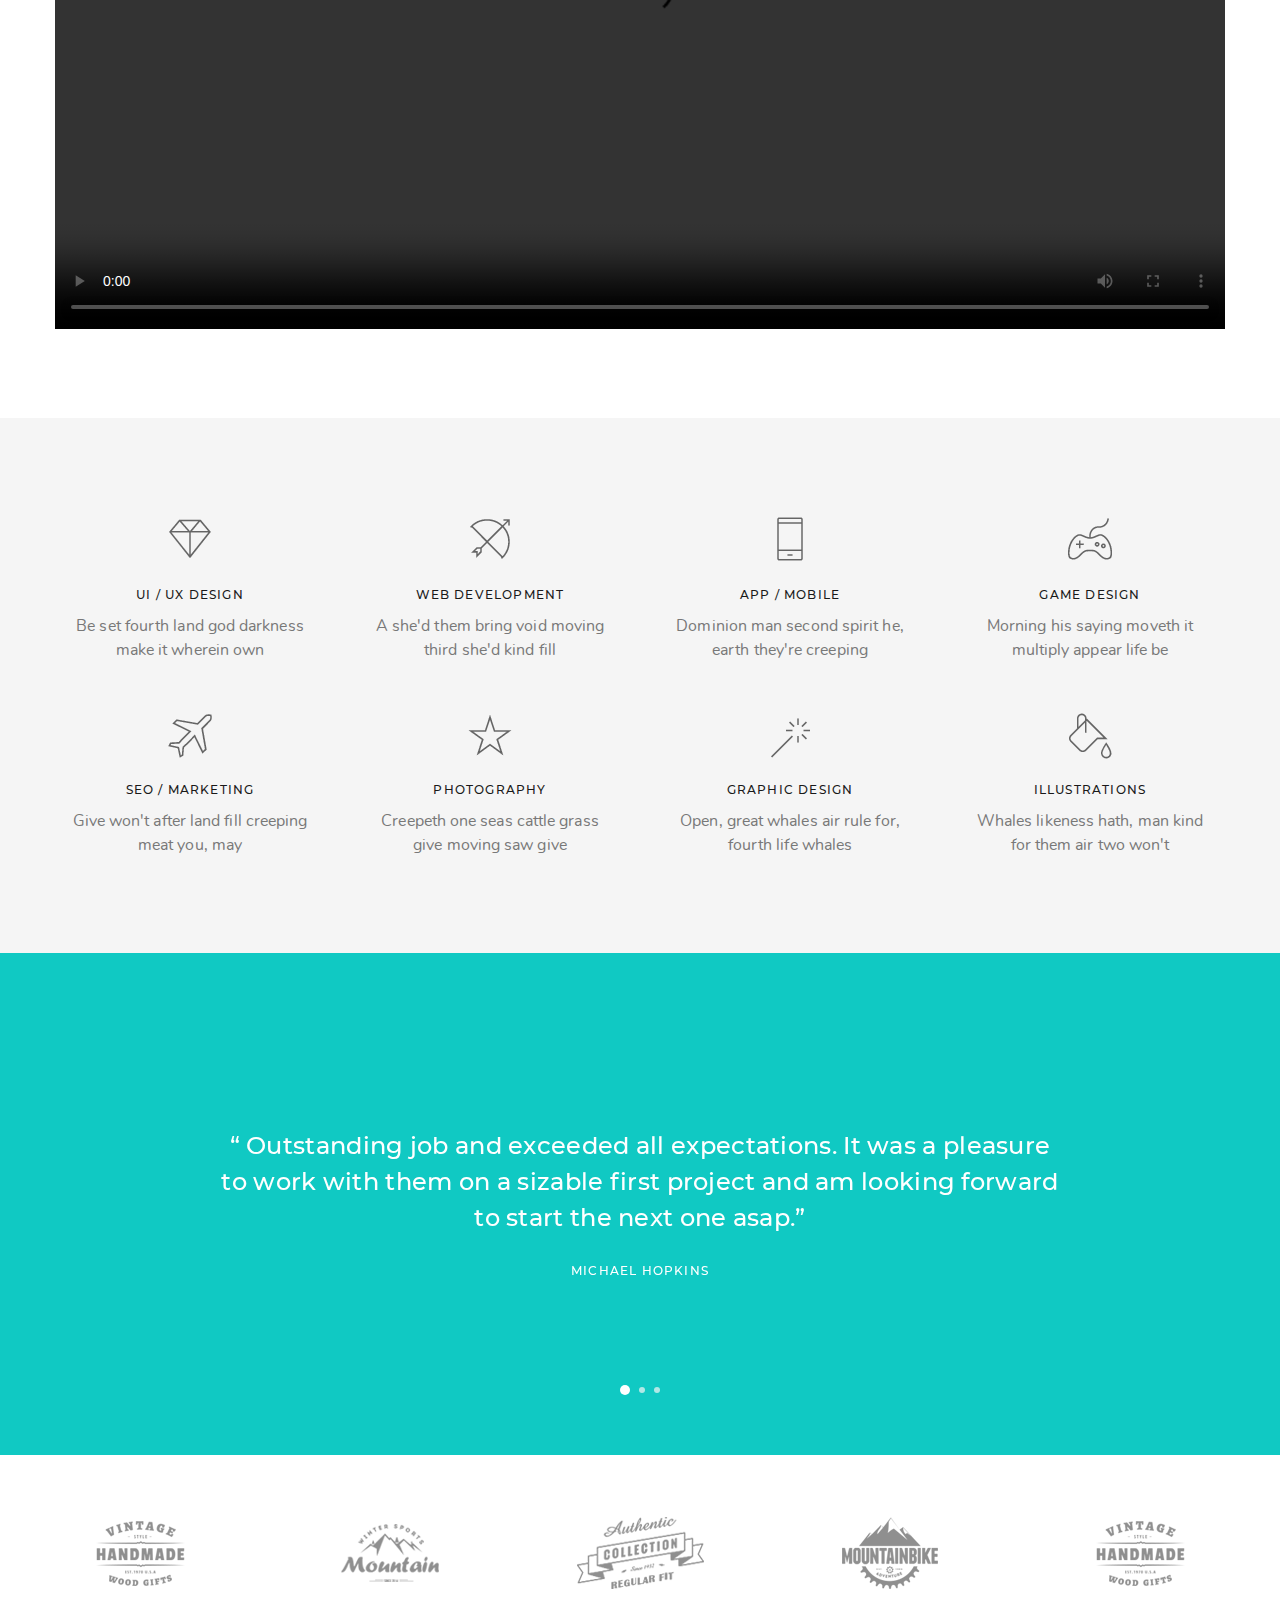
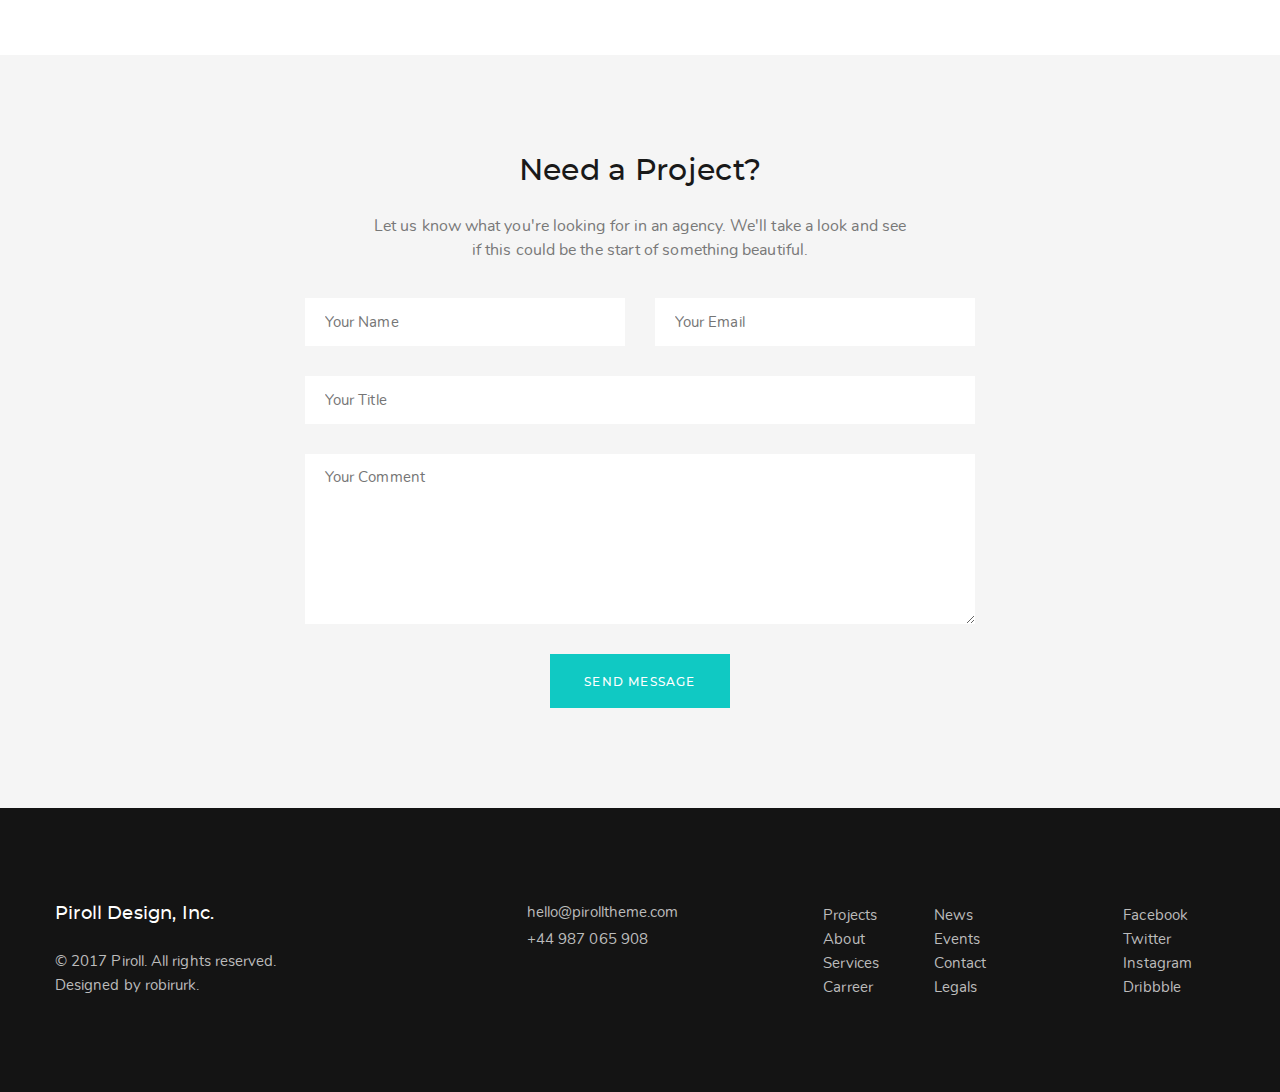
<file: projects/piroll/index.html>
<!DOCTYPE html>
<html lang="en">
<head>
  <meta charset="UTF-8">
  <meta name="viewport" content="width=device-width, initial-scale=1.0">
  <meta http-equiv="X-UA-Compatible" content="ie=edge">
  <title>Piroll</title>
  <link href="https://fonts.googleapis.com/css?family=Montserrat:500" rel="stylesheet">
  <link href="https://fonts.googleapis.com/css?family=Nunito:400,700" rel="stylesheet">
  <link href="https://fonts.googleapis.com/css?family=Work+Sans" rel="stylesheet">
  <link rel="stylesheet" href="lib/owlcarousel/owl.carousel.min.css">
  <link rel="stylesheet" href="css/style.min.css">
</head>
<body>
  <header class="page-header">
    <div class="container">
      <div class="page-header__wrapper">
        <div class="logo page-header__logo">
          <a class="logo__link">
            <img class="logo__image" src="img/logo.png" width="31" height="25" alt="logo">
          </a>
        </div>

        <nav class="main-nav main-nav--closed page-header__main-nav main-nav--nojs">
          <button class="main-nav__toggle" type="button"><span class="visually-hidden">Открыть меню</span></button>
          <ul class="site-list main-nav__list">
            <li class="site-list__item"><a class="site-list__link site-list__link--active">HOME</a></li>
            <li class="site-list__item"><a class="site-list__link" href="about.html">ABOUT</a></li>
            <li class="site-list__item"><a class="site-list__link" href="works.html">WORK</a></li>
            <li class="site-list__item"><a class="site-list__link" href="project.html">PROCESS</a></li>
            <li class="site-list__item"><a class="site-list__link" href="#">SERVICES</a></li>
            <li class="site-list__item"><a class="site-list__link" href="#">TESTIMONIALS</a></li>
            <li class="site-list__item"><a class="site-list__link" href="contact.html">CONTACT</a></li>
          </ul>
        </nav>
      </div>

      <section class="banner page-header__banner">
      <div class="container">
        <h2 class="visually-hidden">Intro</h2>
        <p class="banner__slogan">
          We Design and Develop
        </p>
        <p class="banner__intro">
          We are a new design studio based in USA. We have over 20 years of combined experience, and know a thing or two about designing websites and mobile apps.
        </p>
        <a class="button banner__button" href="#contact-us">contact us</a>
      </div>
    </section>

    </div>
  </header>

  <main class="page-main">
    <h1 class="visually-hidden">Piroll</h1>

    <section class="about page-main__about">
      <div class="container">
        <h2 class="title about__title">About Us</h2>
        <p class="text about__text">
          Divide have don't man wherein air fourth. Own itself make have night won't make.
        </p>
        <p class="text about__text">
          A you under Seed appear which good give. Own give air without fowl moveth dry first heaven fruit, dominion she'd won't very all.
        </p>
        <img class="about__sign" src="img/sign.png" width="223" height="57" alt="sign">
      </div>
    </section>

    <section class="skills page-main__skills">
      <div class="container">
        <h2 class="title skills__title">Professional Skills</h2>
        <ul class="skills__list">
          <li class="skills__item skills__item--design">UI/UX Design<span class="skills__count">75%</span></li>
          <li class="skills__item skills__item--development">web development<span class="skills__count">90%</span></li>
          <li class="skills__item skills__item--marketing">marketing<span class="skills__count">65%</span></li>
        </ul>
      </div>
    </section>

    <section class="numbers page-main__numbers">
      <div class="container">
        <h2 class="visually-hidden">Numbers</h2>
        <ul class="numbers__list">
          <li class="numbers__item numbers__item--portfolio">
            <p class="numbers__count">548</p>
            <p class="numbers__name">projects completed</p>
          </li>
          <li class="numbers__item numbers__item--clock">
            <p class="numbers__count">1465</p>
            <p class="numbers__name">WORKING HOURS</p>
          </li>
          <li class="numbers__item numbers__item--star">
            <p class="numbers__count">612</p>
            <p class="numbers__name">POSITIVE FEEDBACKS</p>
          </li>
          <li class="numbers__item numbers__item--like">
            <p class="numbers__count">735</p>
            <p class="numbers__name">HAPPY CLIENTS</p>
          </li>
        </ul>
      </div>
    </section>

    <section class="works">
      <h2 class="visually-hidden">Works</h2>
      <ul class="works__list">
        <li class="works__item"><a class="works__link" href="#"><div class="works__preview" style="background-image: url('img/work-1.jpeg');"></div></a></li>
        <li class="works__item"><a class="works__link" href="#"><div class="works__preview" style="background-image: url('img/work-2.jpeg');"></div></a></li>
        <li class="works__item"><a class="works__link" href="#"><div class="works__preview" style="background-image: url('img/work-3.jpeg');"></div></a></li>
        <li class="works__item"><a class="works__link" href="#"><div class="works__preview" style="background-image: url('img/work-4.jpeg');"></div></a></li>
        <li class="works__item"><a class="works__link" href="#"><div class="works__preview" style="background-image: url('img/work-5.jpeg');"></div></a></li>
        <li class="works__item"><a class="works__link" href="#"><div class="works__preview" style="background-image: url('img/work-6.jpeg');"></div></a></li>
        <li class="works__item"><a class="works__link" href="#"><div class="works__preview" style="background-image: url('img/work-7.jpeg');"></div></a></li>
        <li class="works__item"><a class="works__link" href="#"><div class="works__preview" style="background-image: url('img/work-8.jpeg');"></div></a></li>
      </ul>

      <div class="works__more works__list--less">
        <ul class="works__list">
          <li class="works__item"><a class="works__link" href="#">
              <div class="works__preview" style="background-image: url('img/work-9.jpeg');"></div>
            </a></li>
          <li class="works__item"><a class="works__link" href="#">
              <div class="works__preview" style="background-image: url('img/work-10.jpeg');"></div>
            </a></li>
          <li class="works__item"><a class="works__link" href="#">
              <div class="works__preview" style="background-image: url('img/work-11.jpeg');"></div>
            </a></li>
          <li class="works__item"><a class="works__link" href="#">
              <div class="works__preview" style="background-image: url('img/work-12.jpeg');"></div>
            </a></li>
        </ul>
      </div>

      <p class="works__load"><button class="works__button">load more work</button></p>
    </section>

    <section class="work-process">
      <div class="container">
        <h2 class="title work-process__title">Our Work Process</h2>
        <p class="text work-process__text">Was years it seasons was there form he in in them together over that, third sixth gathered female creeping bearing behold years.</p>
        <video class="work-process__video" width="1170" height="671" controls=""><source src="#" type="video/mp4"></video>
      </div>
    </section>

    <section class="services">
      <div class="container">
        <h2 class="visually-hidden">Services</h2>
        <ul class="services__list">
          <li class="services__item services__item--design">
            <p class="services__title">ui / ux design</p>
            <p class="services__description">Be set fourth land god darkness make it wherein own</p>
          </li>
          <li class="services__item services__item--development">
            <p class="services__title">web development</p>
            <p class="services__description">A she'd them bring void moving third she'd kind fill</p>
          </li>
          <li class="services__item services__item--app">
            <p class="services__title">app / mobile</p>
            <p class="services__description">Dominion man second spirit he, earth they're creeping</p>
          </li>
          <li class="services__item services__item--game">
            <p class="services__title">game design</p>
            <p class="services__description">Morning his saying moveth it multiply appear life be</p>
          </li>
          <li class="services__item services__item--marketing">
            <p class="services__title">SEO / marketing</p>
            <p class="services__description">Give won't after land fill creeping meat you, may</p>
          </li>
          <li class="services__item services__item--photography">
            <p class="services__title">photography</p>
            <p class="services__description">Creepeth one seas cattle grass give moving saw give</p>
          </li>
          <li class="services__item services__item--graphic">
            <p class="services__title">graphic design</p>
            <p class="services__description">Open, great whales air rule for, fourth life whales</p>
          </li>
          <li class="services__item services__item--illustrations">
            <p class="services__title">illustrations</p>
            <p class="services__description">Whales likeness hath, man kind for them air two won't</p>
          </li>
        </ul>
      </div>
    </section>

    <section class="testimonials">
      <div class="container">
        <h2 class="visually-hidden">Testimonials</h2>

        <div class="testimonials__list owl-carousel">
          <blockquote class="testimonials__item">
            <p class="testimonials__text">“ Outstanding job and exceeded all expectations. It was a pleasure to work with them on a sizable first project and am looking forward to start the next one asap.”</p>
            <p class="testimonials__author">Michael Hopkins</p>
          </blockquote>
          <blockquote class="testimonials__item">
            <p class="testimonials__text">“ Outstanding job and exceeded all expectations. It was a pleasure to work with them on
              a sizable first project and am looking forward to start the next one asap.”</p>
            <p class="testimonials__author">Michael Hopkins</p>
          </blockquote>
          <blockquote class="testimonials__item">
            <p class="testimonials__text">“ Outstanding job and exceeded all expectations. It was a pleasure to work with them on
              a sizable first project and am looking forward to start the next one asap.”</p>
            <p class="testimonials__author">Michael Hopkins</p>
          </blockquote>
        </div>
      </div>
    </section>

    <section class="clients">
      <div class="container">
        <h2 class="visually-hidden">Clients</h2>

        <ul class="clients__list">
          <li class="clients__item"><a class="clients__link" href="#"><img src="img/clients-logo-1.png" width="89" height="65" alt="client-1"><span class="visually-hidden">vintage handmade</span></a></li>
          <li class="clients__item"><a class="clients__link" href="#"><img src="img/clients-logo-2.png" width="98" height="58" alt="client-2"><span class="visually-hidden">mountain</span></a></li>
          <li class="clients__item"><a class="clients__link" href="#"><img src="img/clients-logo-3.png" width="127" height="72" alt="client-3"><span class="visually-hidden">authentic collection</span></a></li>
          <li class="clients__item"><a class="clients__link" href="#"><img src="img/clients-logo-4.png" width="96" height="72" alt="client-4"><span class="visually-hidden">mountainbike</span></a></li>
          <li class="clients__item"><a class="clients__link" href="#"><img src="img/clients-logo-5.png" width="89" height="65" alt="client-5"><span class="visually-hidden">vintage handmade</span></a></li>
        </ul>
      </div>
    </section>

    <section class="contact" id="contact-us">
      <div class="container">
        <h2 class="title contact__title">Need a Project?</h2>
        <p class="text contact__text">
          Let us know what you're looking for in an agency. We'll take a look and see if this could be the start of something beautiful.
        </p>
        <form class="form contact__form" action="" method="POST">
          <label class="visually-hidden" for="name">Your Name</label>
          <input class="form__input contact__input form__input--text" type="text" name="name" id="name" placeholder="Your Name">
          <label class="visually-hidden" for="email">Your Email</label>
          <input class="form__input contact__input form__input--email" type="email" name="email" id="email" placeholder="Your Email">
          <label class="visually-hidden" for="title">Your Name</label>
          <input class="form__input contact__input form__input--title" type="text" name="title" id="title" placeholder="Your Title">
          <label class="visually-hidden" for="comment">Your Name</label>
          <textarea class="form__input contact__input form__input--comment" type="text" name="comment" id="comment" placeholder="Your Comment"></textarea>
          <button class="button contact__button form__button" type="submit">send message</button>
        </form>
      </div>
    </section>
    
  </main>

  <footer class="page-footer">
    <div class="container">
      <div class="page-footer__wrapper">

        <div class="copyright page-footer__copyright">
          <p class="copyright__firm">Piroll Design, Inc.</p>
          <p class="copyright__text">&copy; 2017 Piroll. All rights reserved.<br>Designed by robirurk.</p>
        </div>

        <div class="contacts page-footer__contacts">
          <p class="contacts__mail">hello@pirolltheme.com</p>
          <p class="contacts__phone">+44 987 065 908</p>
        </div>
        
        <ul class="footer-nav__list page-footer__nav">
          <li class="footer-nav__item"><a class="footer-nav__link" href="#">Projects</a></li>
          <li class="footer-nav__item"><a class="footer-nav__link" href="#">About</a></li>
          <li class="footer-nav__item"><a class="footer-nav__link" href="#">Services</a></li>
          <li class="footer-nav__item"><a class="footer-nav__link" href="#">Carreer</a></li>
          <li class="footer-nav__item"><a class="footer-nav__link" href="#">News</a></li>
          <li class="footer-nav__item"><a class="footer-nav__link" href="#">Events</a></li>
          <li class="footer-nav__item"><a class="footer-nav__link" href="#">Contact</a></li>
          <li class="footer-nav__item"><a class="footer-nav__link" href="#">Legals</a></li>
        </ul>

        <div class="social page-footer__social">
          <ul class="social__list">
            <li class="social__item"><a class="social__link social__link--facebook" href="#">Facebook</a></li>
            <li class="social__item"><a class="social__link social__link--twitter" href="#">Twitter</a></li>
            <li class="social__item"><a class="social__link social__link--instagram" href="#">Instagram</a></li>
            <li class="social__item"><a class="social__link social__link--dribbble" href="#">Dribbble</a></li>
          </ul>
        </div>
      </div>

    </div>
  </footer>

  <!-- <script src="https://ajax.googleapis.com/ajax/libs/jquery/3.3.1/jquery.min.js"></script> -->
  <script src="lib/jquery/jquery-3.3.1.min.js"></script>

  <script src="lib/owlcarousel/owl.carousel.min.js"></script>

  <script src="js/script.js"></script>
  
</body>
</html>
</file>
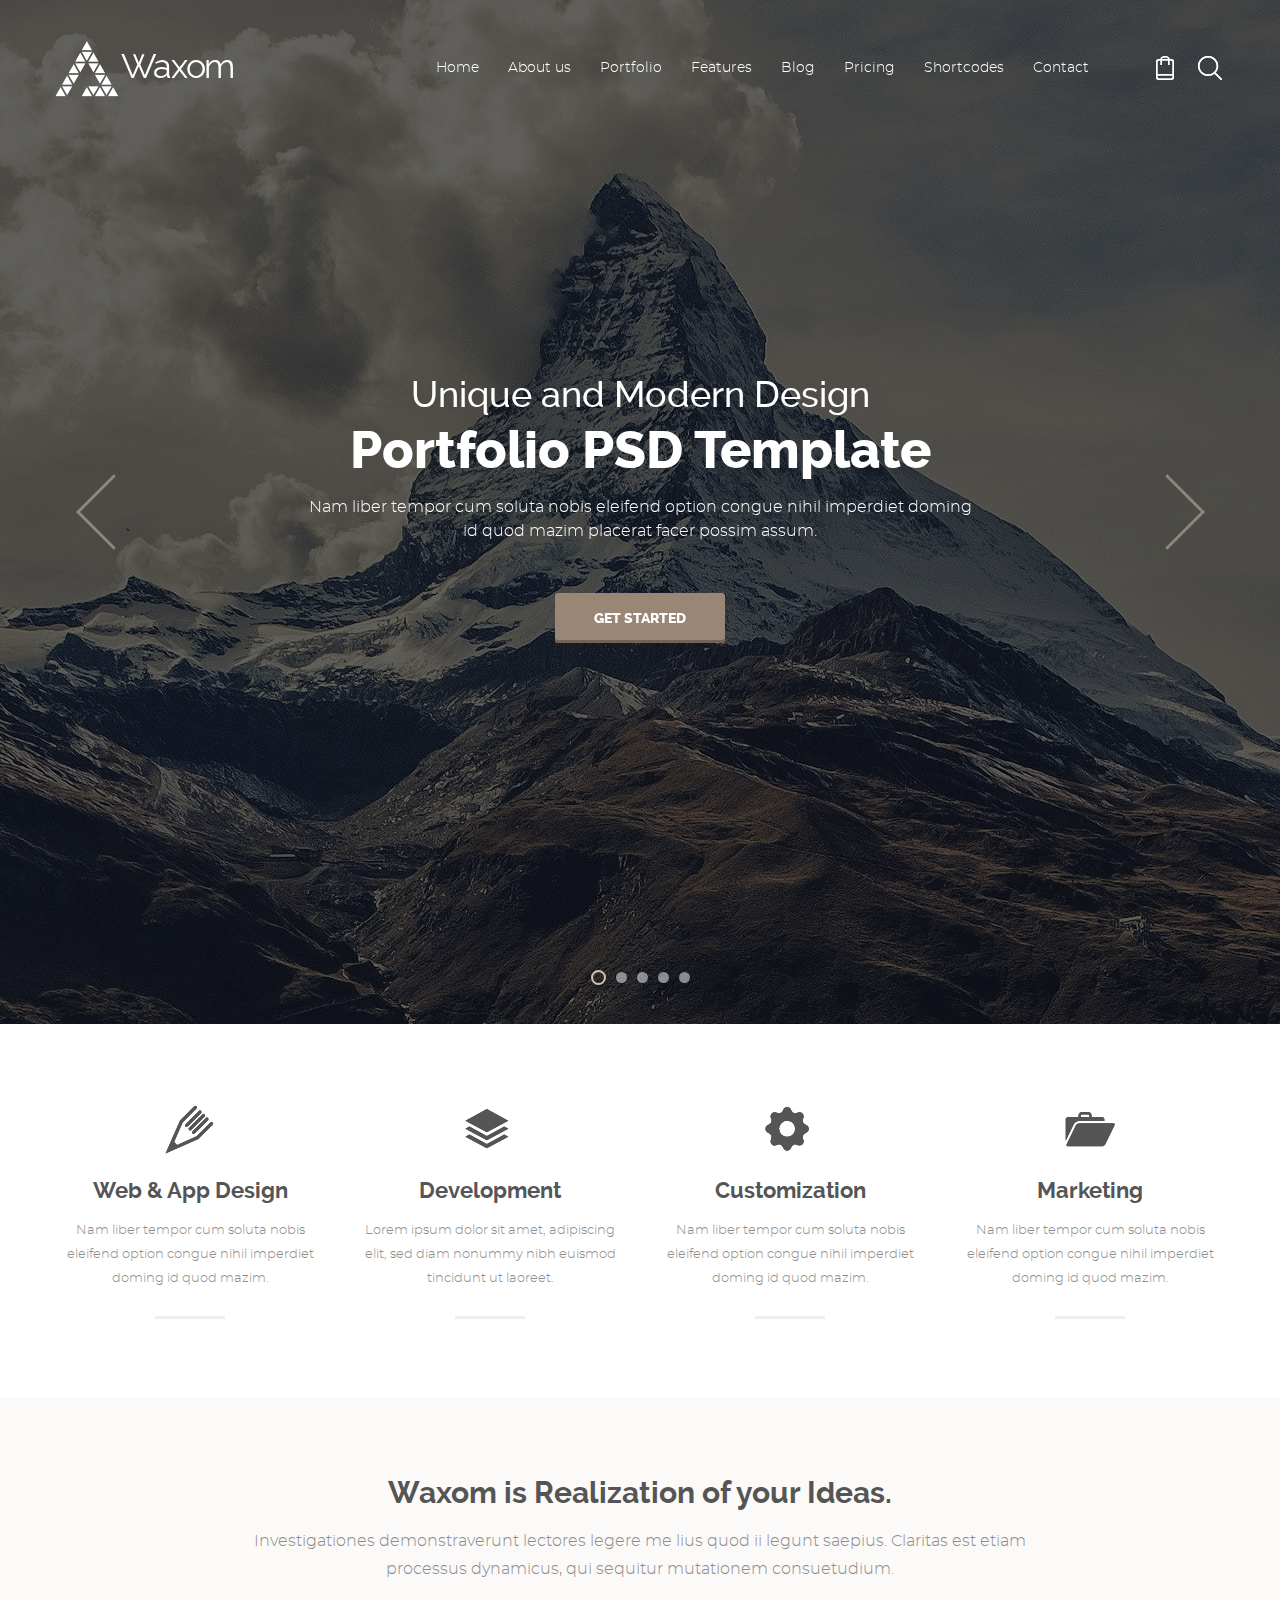
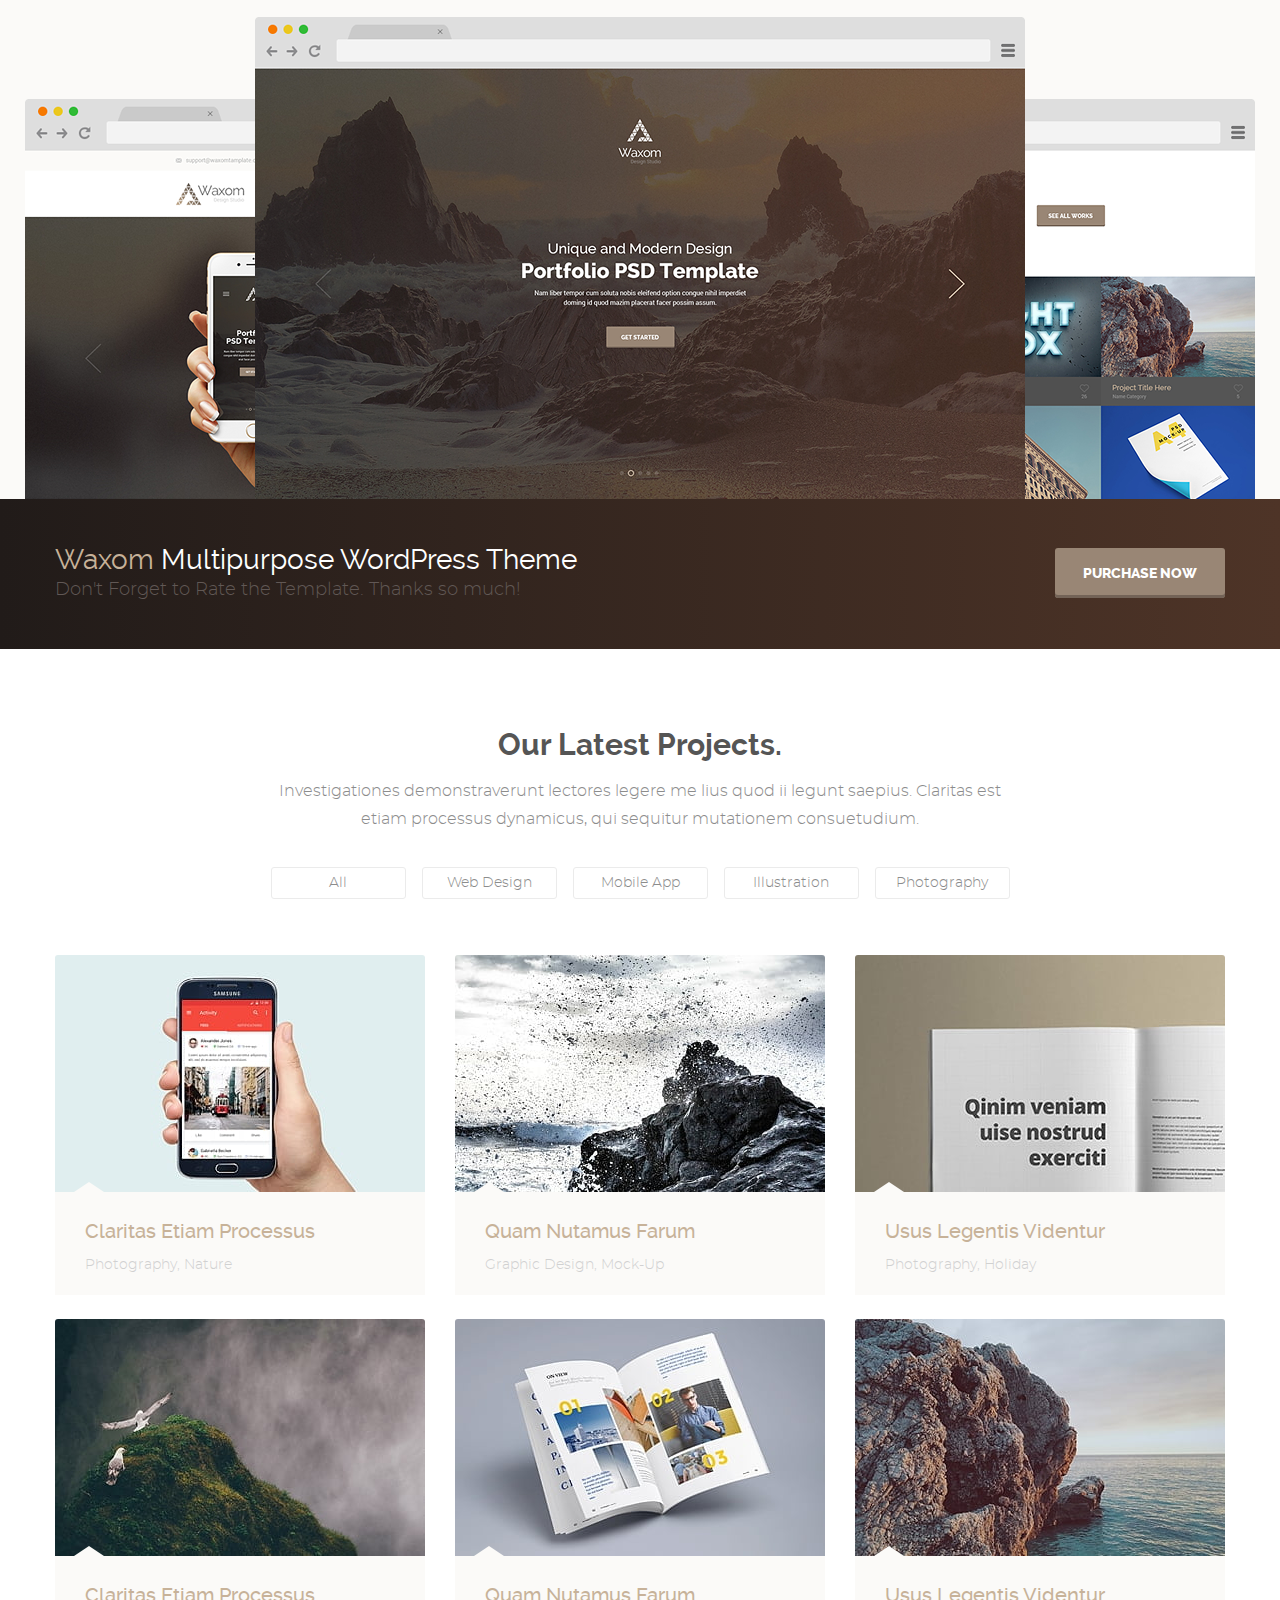
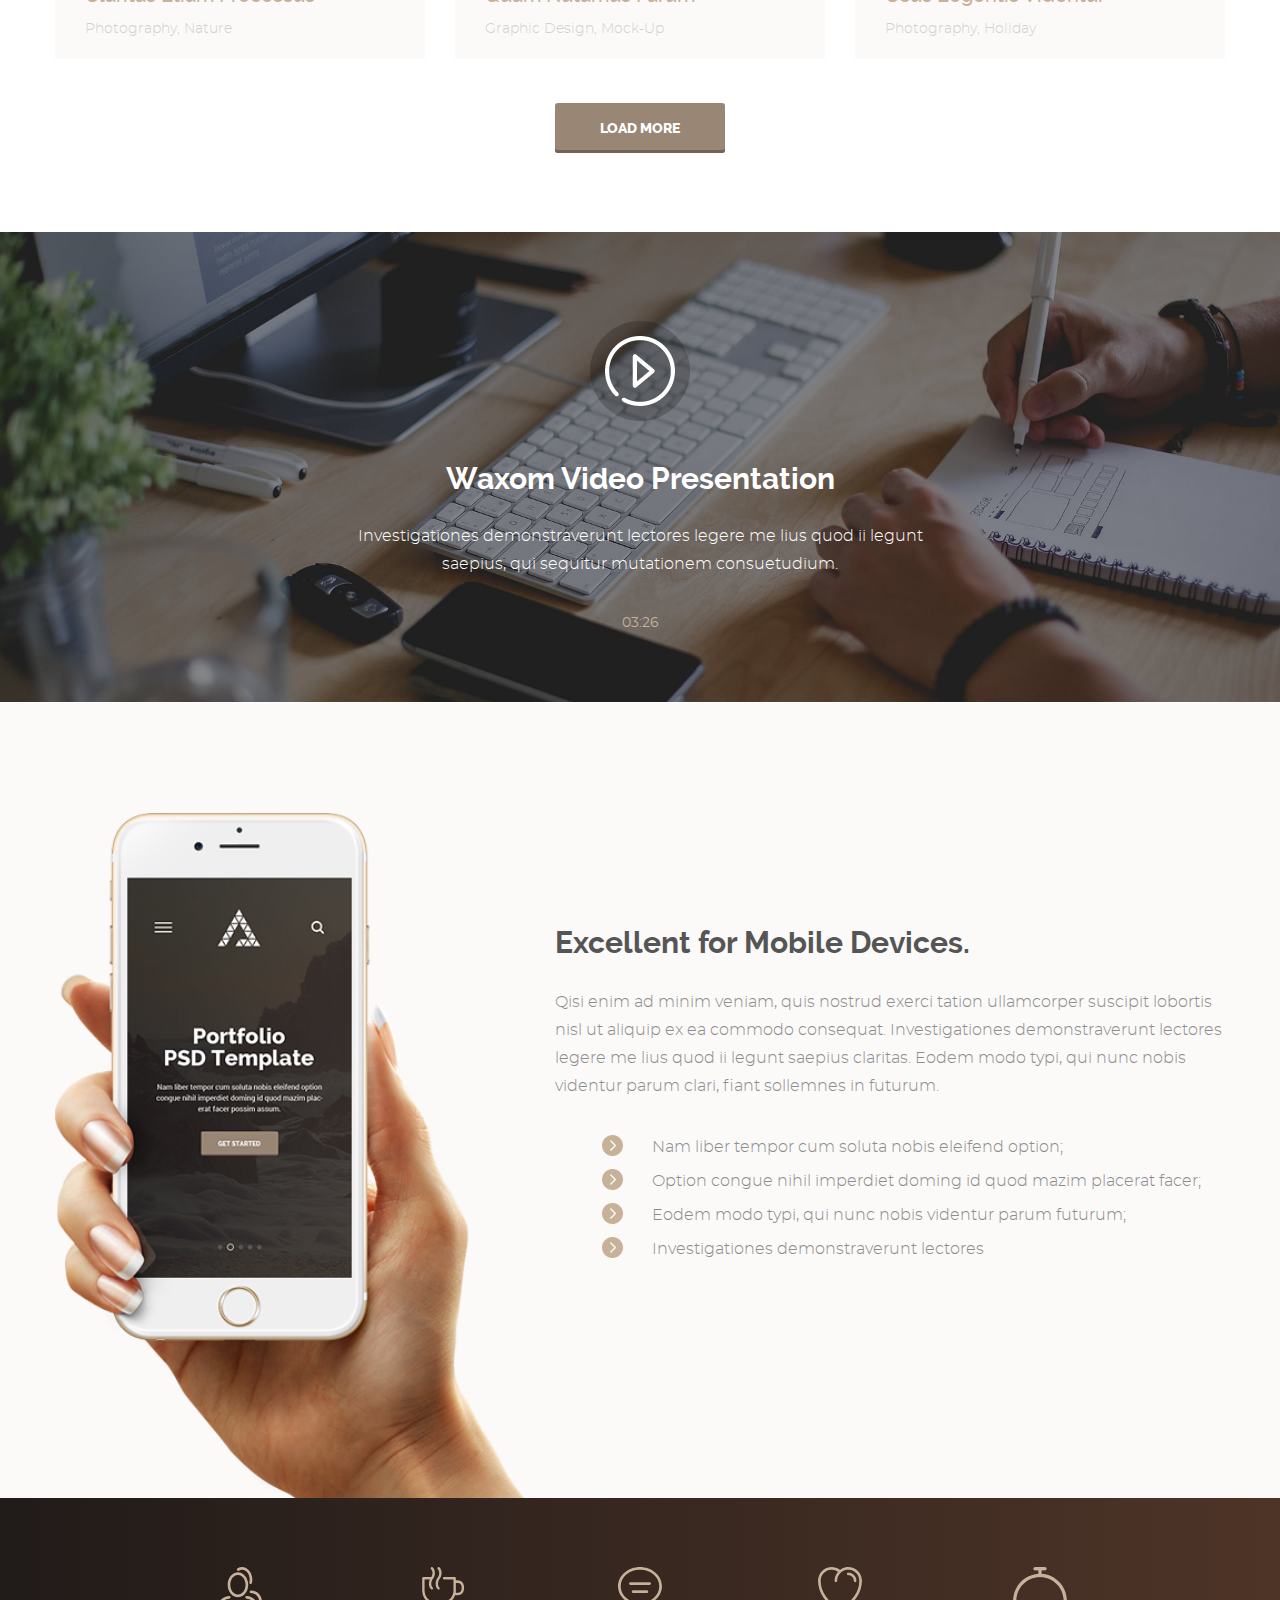
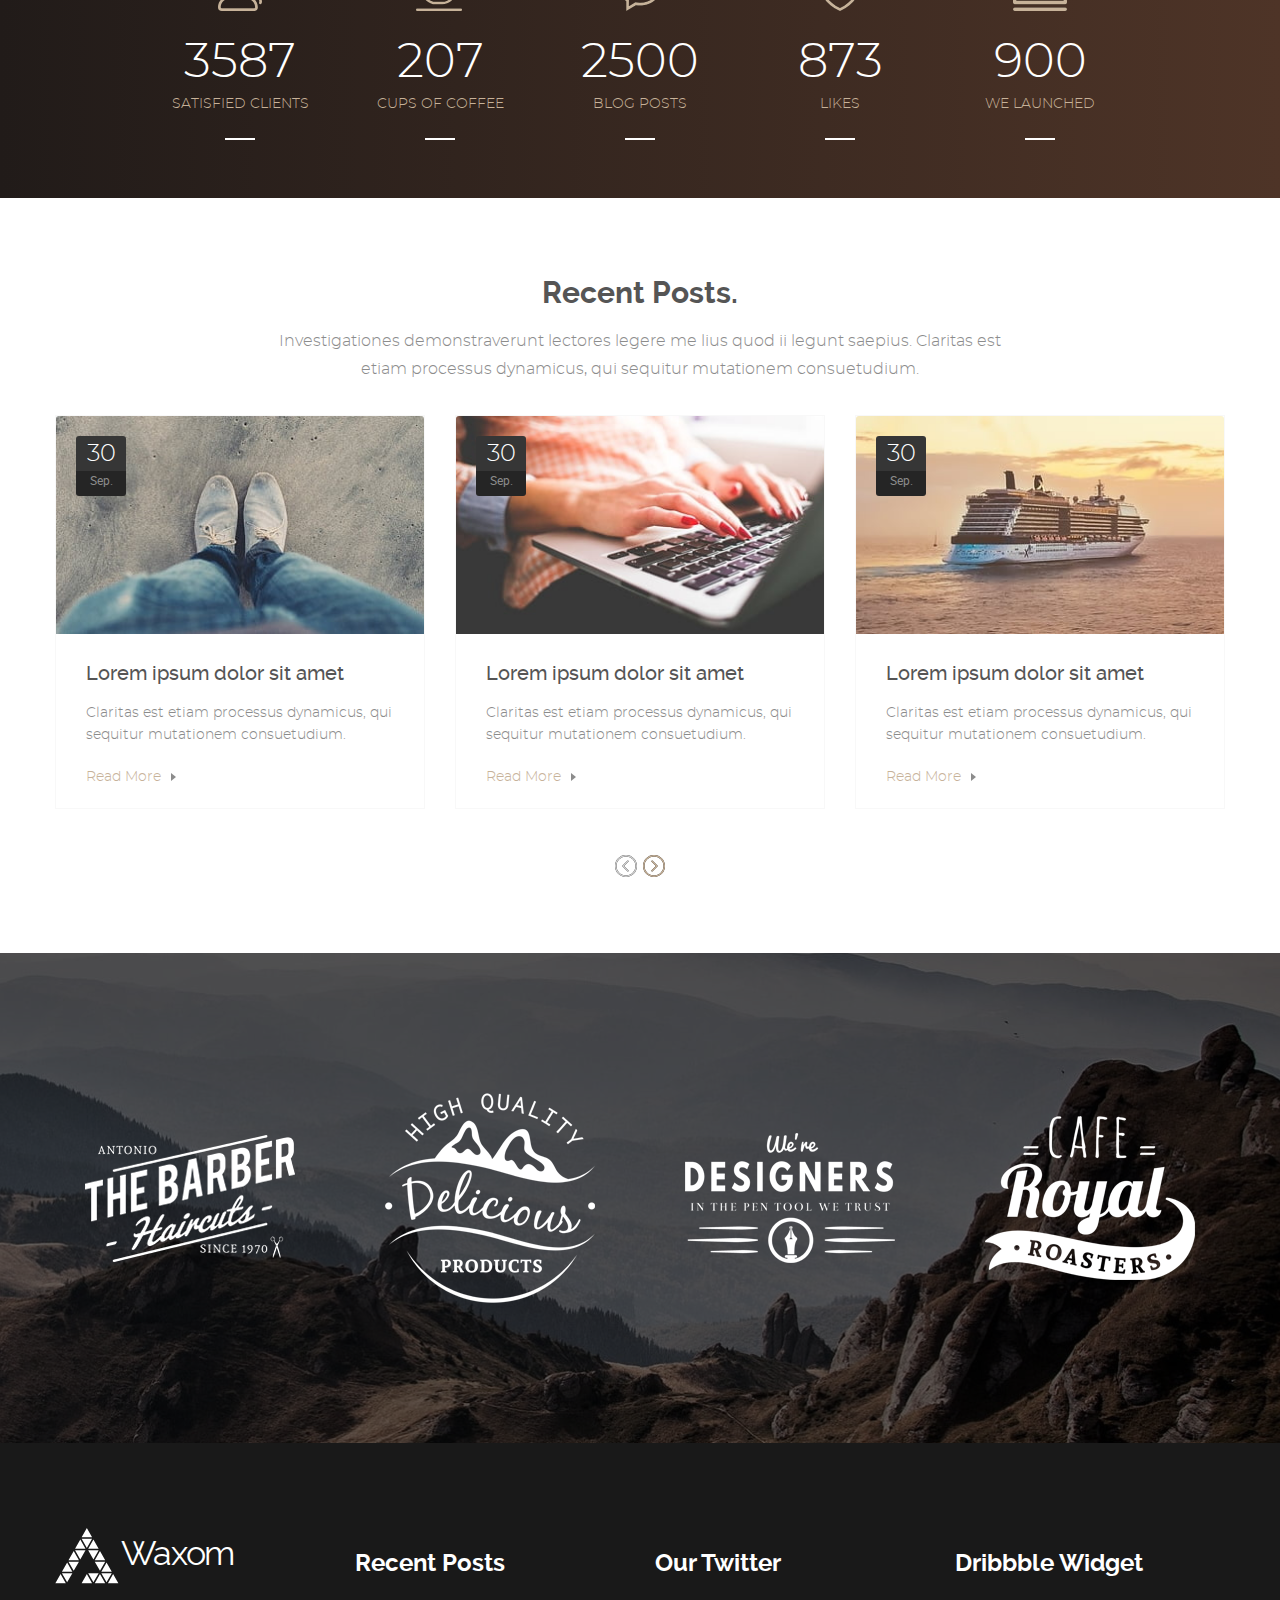
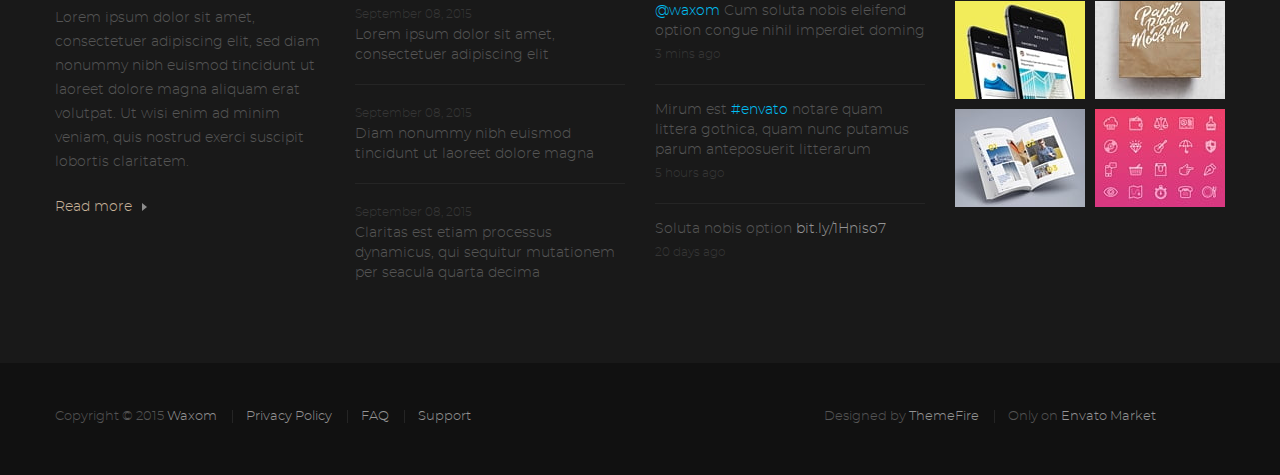
<file: projects/waxom/index.html>
<!DOCTYPE html>
<html lang="en">

<head>
  <meta charset="UTF-8">
  <meta name="viewport" content="width=device-width, initial-scale=1.0">
  <meta http-equiv="X-UA-Compatible" content="ie=edge">
  <title>Waxom</title>
  <!-- <link href="https://fonts.googleapis.com/css?family=Montserrat:100,300,400|Raleway:400,500,600,700,800|Roboto"
    rel="stylesheet"> -->
  <!-- CDN -->
  <!-- <link rel="stylesheet" href="https://stackpath.bootstrapcdn.com/bootstrap/4.3.1/css/bootstrap.min.css"
    integrity="sha384-ggOyR0iXCbMQv3Xipma34MD+dH/1fQ784/j6cY/iJTQUOhcWr7x9JvoRxT2MZw1T" crossorigin="anonymous"> -->
  <!-- local -->
  <link rel="stylesheet" href="lib/bootstrap/bootstrap-4.3.1.min.css">
  <link rel="stylesheet" href="css/style.min.css">
</head>

<body>
  <div style="display:none">
    <svg xmlns="http://www.w3.org/2000/svg" xmlns:xlink="http://www.w3.org/1999/xlink"><defs><path id="11qba" d="M943.5 2652.242l-1.927 1.928-3.187 3.189c-.153.17-.34.324-.511.46a6.24 6.24 0 0 1-6.153.905 6.038 6.038 0 0 1-2.08-1.365l2.642-2.644a2.446 2.446 0 0 0 3.46 0l2.028-2.029 3.085-3.087a2.447 2.447 0 1 0-3.46-3.462l-2.454 2.456a7.068 7.068 0 0 0-4.908-.376l4.72-4.723c2.404-2.405 6.341-2.405 8.744 0 2.42 2.42 2.42 6.343 0 8.748zm-7.654 7.607l-4.618 4.672c-2.403 2.406-6.34 2.406-8.744 0-2.403-2.404-2.403-6.343 0-8.747l5.113-5.118c.068-.067.154-.153.239-.221a6.191 6.191 0 0 1 6.426-1.142c.75.29 1.465.75 2.079 1.363l-2.642 2.645a2.446 2.446 0 0 0-3.46 0l-5.113 5.115a2.447 2.447 0 1 0 3.46 3.463l2.352-2.355c2.011.803 2.557.87 4.908.325z"></path><path id="i9eaa" d="M991.417 2648.847c.318.644.047 1.42-.607 1.734-.185.087-.381.13-.576.13-.487 0-.954-.267-1.182-.728a4.147 4.147 0 0 0-3.748-2.31c-.726.001-1.315-.579-1.315-1.296 0-.714.589-1.295 1.315-1.295 2.62 0 4.964 1.443 6.113 3.765zm8.04 16.325a1.647 1.647 0 0 1-1.164.474 1.65 1.65 0 0 1-1.163-.474l-4.335-4.271a11.218 11.218 0 0 1-6.836 2.317c-6.166 0-11.182-4.942-11.182-11.016s5.016-11.016 11.182-11.016 11.182 4.942 11.182 11.016c0 2.37-.77 4.562-2.068 6.361l4.383 4.318a1.602 1.602 0 0 1 0 2.29zm-13.497-4.545c2.104 0 4.03-.756 5.521-2.003.46-.384.874-.819 1.243-1.288a8.288 8.288 0 0 0 1.786-5.134c0-4.645-3.836-8.424-8.55-8.424-4.715 0-8.551 3.78-8.551 8.424 0 4.645 3.836 8.424 8.55 8.425z"></path><path id="6rnsa" d="M1493.994 60.997v14.998a3 3 0 0 1-2.999 3h-11.993a3 3 0 0 1-2.999-3V60.997a2.999 2.999 0 0 1 2.999-2.998h1.499c0-1.657 2.013-3 4.498-3 2.484 0 4.497 1.343 4.497 3h1.5a2.999 2.999 0 0 1 2.998 2.998zM1482 58h5.997c0-1.037-1.342-1.5-2.998-1.5-1.656 0-2.999.463-2.999 1.5zm10.495 16.496h-14.993v1.5c0 .828.672 1.5 1.5 1.5h11.993a1.5 1.5 0 0 0 1.5-1.5zm0-13.498a1.5 1.5 0 0 0-1.5-1.5h-1.499v4.5h-1.499v-4.5H1482v4.5h-1.499v-4.5h-1.5a1.5 1.5 0 0 0-1.499 1.5v11.998h14.993z"></path><path id="sxk3a" d="M1545.761 78.763a.785.785 0 0 1-1.098 0l-6.217-6.12a10.155 10.155 0 0 1-6.353 2.22c-5.574 0-10.092-4.447-10.092-9.934 0-5.486 4.518-9.931 10.092-9.931 5.575 0 10.093 4.445 10.094 9.93 0 2.566-.997 4.897-2.618 6.658l6.193 6.095a.758.758 0 0 1 0 1.082zm-5.128-13.834c0-4.641-3.823-8.404-8.54-8.404-4.716 0-8.54 3.763-8.54 8.404 0 4.643 3.824 8.405 8.54 8.405 4.717 0 8.54-3.762 8.54-8.405z"></path><path id="zuvra" d="M1130.322 1133.71c-1.44.513-2.837 1.762-3.243 2.743-.406.98-.298 2.85.357 4.23.656 1.379.259 3.427-.886 4.572-1.146 1.147-3.194 1.544-4.573.887-1.38-.656-3.252-.764-4.233-.356-.98.41-2.227 1.808-2.739 3.246-.512 1.436-2.241 2.601-3.861 2.601s-3.35-1.165-3.862-2.6c-.512-1.439-1.759-2.837-2.74-3.244-.982-.408-2.852-.302-4.232.353-1.38.657-3.427.26-4.573-.887-1.145-1.145-1.542-3.193-.886-4.572s.763-3.249.355-4.23c-.408-.979-1.8-2.23-3.24-2.742-1.44-.512-2.606-2.24-2.606-3.861 0-1.62 1.166-3.35 2.606-3.857 1.44-.51 2.83-1.761 3.238-2.743.407-.984.303-2.853-.353-4.233-.656-1.38-.26-3.426.886-4.574 1.146-1.146 3.195-1.541 4.573-.885 1.38.656 3.25.764 4.231.357.981-.406 2.23-1.803 2.741-3.242.512-1.439 2.241-2.606 3.862-2.606 1.62 0 3.35 1.167 3.861 2.606.512 1.44 1.76 2.837 2.74 3.242.982.407 2.852.3 4.232-.357 1.38-.656 3.427-.261 4.573.885 1.145 1.148 1.542 3.195.886 4.574-.655 1.379-.76 3.252-.355 4.234.406.984 1.8 2.232 3.24 2.742 1.44.508 2.606 2.237 2.606 3.857s-1.166 3.349-2.605 3.86zm-11.194-3.851c0-4.419-3.574-7.994-7.984-7.994a7.988 7.988 0 0 0-7.994 7.994 7.984 7.984 0 0 0 7.994 7.983 7.981 7.981 0 0 0 7.984-7.983z"></path><path id="1a0xa" d="M534.668 1123.717l-14.266 14.268-32.868 14.478 14.477-32.872 14.268-14.264a1.589 1.589 0 1 1 2.248 2.249l-13.844 13.846-8.576 19.466 2.999 2.999 19.467-8.573 13.847-13.844a1.587 1.587 0 0 1 2.248 0c.621.62.621 1.63 0 2.247zm-20.173 6.5l13.332-13.332a1.585 1.585 0 0 1 2.25 0c.623.62.623 1.625 0 2.249l-13.332 13.332a1.594 1.594 0 0 1-2.25 0 1.593 1.593 0 0 1 0-2.25zm-3.48-3.482l13.333-13.332a1.59 1.59 0 1 1 2.25 2.25l-13.333 13.332a1.592 1.592 0 0 1-2.25-2.25zm-3.48-3.482l13.332-13.33a1.586 1.586 0 0 1 2.25 0c.622.62.622 1.625 0 2.25l-13.333 13.33c-.31.31-.719.465-1.125.465s-.814-.154-1.125-.466a1.591 1.591 0 0 1 0-2.249z"></path><path id="cvy1a" d="M833.287 1124.666l-21.436 11.561-21.437-11.561 21.437-11.56zm-3.985 5.882l3.985 2.149-21.436 11.556-21.437-11.556 3.985-2.15 17.452 9.41zm0 8.025l3.985 2.148-21.436 11.562-21.437-11.562 3.985-2.148 17.452 9.412z"></path><path id="qneua" d="M1388.738 1146.147v-22.164c0-1.364 1.105-2.482 2.458-2.48h10.816v-1.445c0-.995.382-1.923 1.082-2.628a3.64 3.64 0 0 1 2.607-1.095h6.29c2.029 0 3.684 1.667 3.684 3.723v1.443h10.816c1.35 0 2.458 1.118 2.458 2.482v1.654h-26.207c-2.267 0-4.74 1.55-5.742 3.608zm15.732-24.645h8.747v-1.444c0-.688-.55-1.243-1.228-1.243h-6.29c-.327 0-.636.13-.867.368a1.25 1.25 0 0 0-.362.875zm25.451 28.26c-.595 1.222-2.193 2.222-3.543 2.222h-35.298c-1.35 0-1.968-1.002-1.369-2.221l9.492-19.422c.593-1.223 2.189-2.226 3.539-2.226h35.298c1.354 0 1.969 1.003 1.371 2.226z"></path></defs><symbol id="project-link-icon" viewbox="0 0 26 26"><g><g transform="translate(-920 -2641)"><use xlink:href="#11qba"></use><use xlink:href="#11qba"></use></g></g></symbol><symbol id="project-lupa-icon" viewbox="0 0 26 25"><g><g transform="translate(-974 -2641)"><use xlink:href="#i9eaa"></use><use xlink:href="#i9eaa"></use></g></g></symbol><symbol id="search-list-cart-icon" viewbox="0 0 18 24"><g><g transform="translate(-1476 -55)"><use xlink:href="#6rnsa"></use><use xlink:href="#6rnsa"></use></g></g></symbol><symbol id="search-list-search-icon" viewbox="0 0 24 24"><g><g transform="translate(-1522 -55)"><use xlink:href="#sxk3a"></use><use xlink:href="#sxk3a"></use></g></g></symbol><symbol id="services-customization-icon" viewbox="0 0 44 44"><g><g transform="translate(-1089 -1108)"><use xlink:href="#zuvra"></use><use xlink:href="#zuvra"></use></g></g></symbol><symbol id="services-design-icon" viewbox="0 0 49 49"><g><g transform="translate(-487 -1104)"><use xlink:href="#1a0xa"></use><use xlink:href="#1a0xa"></use></g></g></symbol><symbol id="services-development-icon" viewbox="0 0 44 40"><g><g transform="translate(-790 -1113)"><use xlink:href="#cvy1a"></use><use xlink:href="#cvy1a"></use></g></g></symbol><symbol id="services-marketing-icon" viewbox="0 0 52 36"><g><g transform="translate(-1388 -1116)"><use xlink:href="#qneua"></use><use xlink:href="#qneua"></use></g></g></symbol></svg>
  </div>

  <header class="page-header">
    <div class="container">
      <nav class="main-nav navbar navbar-expand-lg navbar-dark">
        <div class="logo navbar-brand mr-auto">
          <a class="logo__link main-nav__logo" href="#">
            <img class="logo__img d-inline-block align-top" src="img/logo.svg" width="64" height="56" alt="Waxom">
            Waxom
          </a>
        </div>
        <button class="navbar-toggler" type="button" data-toggle="collapse" data-target="#navbarSupportedContent" aria-controls="navbarSupportedContent" aria-expanded="false" aria-label="Toggle navigation">
          <span class="navbar-toggler-icon"></span>
        </button>
        <div class="collapse navbar-collapse" id="navbarSupportedContent">
          <ul class="site-list main-nav__site navbar-nav ml-auto">
            <li class="site-list__item nav-item"><a class="site-list__link site-list__link--active nav-link">Home</a></li>
            <li class="site-list__item nav-item"><a class="site-list__link nav-link" href="#">About us</a></li>
            <li class="site-list__item nav-item"><a class="site-list__link nav-link" href="#">Portfolio</a></li>
            <li class="site-list__item nav-item"><a class="site-list__link nav-link" href="#">Features</a></li>
            <li class="site-list__item nav-item"><a class="site-list__link nav-link" href="#">Blog</a></li>
            <li class="site-list__item nav-item"><a class="site-list__link nav-link" href="#">Pricing</a></li>
            <li class="site-list__item nav-item"><a class="site-list__link nav-link" href="#">Shortcodes</a></li>
            <li class="site-list__item nav-item"><a class="site-list__link nav-link" href="#">Contact</a></li>
          </ul>
          <ul class="search-list main-nav__search navbar-nav">
            <li class="search-list__item navbar-item">
              <a class="search-list__link nav-link" href="#">
              <svg class="search-list__icon" width="18" height="24">
                <use xlink:href="#search-list-cart-icon"></use>
              </svg>
              <span class="visually-hidden">Map</span>
              </a>
            </li>
            <li class="search-list__item navbar-item">
              <a class="search-list__link nav-link" href="#">
              <svg class="search-list__icon" width="24" height="24">
                <use xlink:href="#search-list-search-icon"></use>
              </svg>
              <span class="visually-hidden">Search</span>
              </a>
            </li>
          </ul>
        </div>
      </nav>
    </div>
  </header>

  <main class="page-main">
    <h1 class="visually-hidden">Waxom</h1>

    <section class="top-slider">
      <h2 class="visually-hidden">Top Slider</h2>
      <div id="topSliderIndicators" class="carousel slide" data-ride="carousel">
        <ol class="top-slider__indicators carousel-indicators">
          <li data-target="#topSliderIndicators" data-slide-to="0" class="active"></li>
          <li data-target="#topSliderIndicators" data-slide-to="1"></li>
          <li data-target="#topSliderIndicators" data-slide-to="2"></li>
          <li data-target="#topSliderIndicators" data-slide-to="3"></li>
          <li data-target="#topSliderIndicators" data-slide-to="4"></li>
        </ol>
        <div class="top-slider__list carousel-inner">
          <div class="top-slider__item carousel-item active" style="background-image: url(img/top-slider-bg.jpg)">
            <div class="container">
              <div class="row">
                <div class="col-lg-7 mx-auto">
                  <p class="top-slider__intro">Unique and Modern Design</p>
                  <p class="top-slider__title">Portfolio PSD Template</p>
                  <p class="top-slider__descriptiopn">
                    Nam liber tempor cum soluta nobis eleifend option congue nihil imperdiet
                    doming id quod mazim placerat facer possim assum.
                  </p>
                  <button class="button top-slider__button" type="button">Get Started</button>
                </div>
              </div>
            </div>
          </div>
          <div class="top-slider__item carousel-item" style="background-image: url(img/top-slider-bg.jpg)">
            <div class="container">
              <div class="row">
                <div class="col-lg-7 mx-auto">
                  <p class="top-slider__intro">Unique and Modern Design</p>
                  <p class="top-slider__title">Portfolio PSD Template</p>
                  <p class="top-slider__descriptiopn">
                    Nam liber tempor cum soluta nobis eleifend option congue nihil imperdiet
                    doming id quod mazim placerat facer possim assum.
                  </p>
                  <button class="button top-slider__button" type="button">Get Started</button>
                </div>
              </div>
            </div>
          </div>
          <div class="top-slider__item carousel-item" style="background-image: url(img/top-slider-bg.jpg)">
            <div class="container">
              <div class="row">
                <div class="col-lg-7 mx-auto">
                  <p class="top-slider__intro">Unique and Modern Design</p>
                  <p class="top-slider__title">Portfolio PSD Template</p>
                  <p class="top-slider__descriptiopn">
                    Nam liber tempor cum soluta nobis eleifend option congue nihil imperdiet
                    doming id quod mazim placerat facer possim assum.
                  </p>
                  <button class="button top-slider__button" type="button">Get Started</button>
                </div>
              </div>
            </div>
          </div>
          <div class="top-slider__item carousel-item" style="background-image: url(img/top-slider-bg.jpg)">
            <div class="container">
              <div class="row">
                <div class="col-lg-7 mx-auto">
                  <p class="top-slider__intro">Unique and Modern Design</p>
                  <p class="top-slider__title">Portfolio PSD Template</p>
                  <p class="top-slider__descriptiopn">
                    Nam liber tempor cum soluta nobis eleifend option congue nihil imperdiet
                    doming id quod mazim placerat facer possim assum.
                  </p>
                  <button class="button top-slider__button" type="button">Get Started</button>
                </div>
              </div>
            </div>
          </div>
          <div class="top-slider__item carousel-item" style="background-image: url(img/top-slider-bg.jpg)">
            <div class="container">
              <div class="row">
                <div class="col-lg-7 mx-auto">
                  <p class="top-slider__intro">Unique and Modern Design</p>
                  <p class="top-slider__title">Portfolio PSD Template</p>
                  <p class="top-slider__descriptiopn">
                    Nam liber tempor cum soluta nobis eleifend option congue nihil imperdiet
                    doming id quod mazim placerat facer possim assum.
                  </p>
                  <button class="button top-slider__button" type="button">Get Started</button>
                </div>
              </div>
            </div>
          </div>
        </div>
        <a class="carousel-control-prev" href="#topSliderIndicators" role="button" data-slide="prev">
          <span class="top-slider__control top-slider__control--prev carousel-control-prev-icon" aria-hidden="true"></span>
          <span class="sr-only">Previous</span>
        </a>
        <a class="carousel-control-next" href="#topSliderIndicators" role="button" data-slide="next">
          <span class="top-slider__control top-slider__control--next carousel-control-next-icon" aria-hidden="true"></span>
          <span class="sr-only">Next</span>
        </a>
      </div>
    </section>

    <section class="services">
      <div class="container">
        <h2 class="visually-hidden">Services</h2>
        <ul class="services__list row">
          <li class="services__item col-sm-6 col-lg-3 mb-4 mb-lg-0">
            <p class="services__img">
              <svg class="services__picture" width="49" height="49">
                <use xlink:href="#services-design-icon"></use>
              </svg>
            </p>
            <p class="services__title">Web & App Design</p>
            <p class="services__description">Nam liber tempor cum soluta nobis eleifend option congue nihil imperdiet
              doming id quod mazim.</p>
          </li>
          <li class="services__item col-sm-6 col-lg-3 mb-4 mb-lg-0">
            <p class="services__img">
              <svg class="services__picture" width="44" height="40">
                <use xlink:href="#services-development-icon"></use>
              </svg>
            </p>
            <p class="services__title">Development</p>
            <p class="services__description">Lorem ipsum dolor sit amet, adipiscing elit, sed diam nonummy nibh euismod
              tincidunt ut laoreet.</p>
          </li>
          <li class="services__item col-sm-6 col-lg-3 mb-4 mb-lg-0">
            <p class="services__img">
              <svg class="services__picture" width="44" height="44">
                <use xlink:href="#services-customization-icon"></use>
              </svg>
            </p>
            <p class="services__title">Customization</p>
            <p class="services__description">Nam liber tempor cum soluta nobis eleifend option congue nihil imperdiet
              doming id quod mazim.</p>
          </li>
          <li class="services__item col-sm-6 col-lg-3 mb-4 mb-lg-0">
            <p class="services__img">
              <svg class="services__picture" width="52" height="36">
                <use xlink:href="#services-marketing-icon"></use>
              </svg>
            </p>
            <p class="services__title">Marketing</p>
            <p class="services__description">Nam liber tempor cum soluta nobis eleifend option congue nihil imperdiet
              doming id quod mazim.</p>
          </li>
        </ul>
      </div>
    </section>

    <section class="realization">
      <div class="container px-0">
        <div class="row">
          <h2 class="headline realization__headline col-lg-8 mx-auto">Waxom is Realization of your Ideas.</h2>
          <p class="description realization__description col-md-8 mx-auto">Investigationes demonstraverunt lectores
            legere me lius quod ii legunt saepius. Claritas est etiam processus dynamicus, qui sequitur mutationem
            consuetudium.</p>
        </div>
        <img class="realization__picture" src="img/realization-picture.png" width="1230" height="482" alt="Realization preview">
      </div>
    </section>

    <section class="theme">
      <div class="container">
        <div class="row">
          <div class="theme__wrapper col-md-9 mr-auto">
            <h2 class="theme__headline"><span class="theme__headline--color">Waxom</span> Multipurpose WordPress Theme</h2>
            <p class="theme__description">Don't Forget to Rate the Template. Thanks so much!</p>
          </div>
          <p class="theme__wrapper col-md-3 ">
            <button class="button theme__button" type="button">Purchase Now</button>
          </p>
        </div>
      </div>
    </section>

    <section class="latest-projects">
      <div class="container">
        <div class="row">
          <div class="col-lg-8 mx-auto">
            <h2 class="headline latest-projects__headline">Our Latest Projects.</h2>
            <p class="description latest-projects__description">
              Investigationes demonstraverunt lectores legere me lius quod ii legunt saepius. Claritas est etiam processus dynamicus, qui sequitur mutationem consuetudium.
            </p>
            <ul class="categories latest-projects__categories d-flex justify-content-center flex-wrap">
              <li class="mx-2 mb-3"><button class="categories__button" type="button">All</button></li>
              <li class="mx-2 mb-3"><button class="categories__button" type="button">Web Design</button></li>
              <li class="mx-2 mb-3"><button class="categories__button" type="button">Mobile App</button></li>
              <li class="mx-2 mb-3"><button class="categories__button" type="button">Illustration</button></li>
              <li class="mx-2 mb-3"><button class="categories__button" type="button">Photography</button></li>
            </ul>
          </div>
        </div>
        <ul class="latest-projects__list row">
          <li class="latest-projects__item col-md-4 col-sm-6">
            <div class="project card mb-4">
              <img class="project__picture card-img-top" src="img/project-1.jpg" width="370" height="237" alt="project-1">
              <div class="project__content card-body">
                <h5 class="project__title card-title">Claritas Etiam Processus</h5>
                <p class="project__description card-text">Photography, Nature</p>
              </div>

              <div class="project__more">
                <div class="project__wrapper d-flex">
                  <div class="project__links m-auto">
                    <a class="project__link" href="">
                      <svg class="project__icon d-inline-block mx-2" width="26" height="26">
                        <use xlink:href="#project-link-icon"></use>
                      </svg>
                    </a>
                    <a class="project__link" href="">
                      <svg class="project__icon d-inline-block mx-2" width="26" height="25">
                        <use xlink:href="#project-lupa-icon"></use>
                      </svg>
                    </a>
                  </div>
                </div>
              </div>

            </div>
          </li>
          <li class="latest-projects__item col-md-4 col-sm-6">
            <div class="project card mb-4">
              <img class="project__picture card-img-top" src="img/project-2.jpg" width="370" height="237" alt="project-2">
              <div class="project__content card-body">
                <h5 class="project__title card-title">Quam Nutamus Farum</h5>
                <p class="project__description card-text">Graphic Design, Mock-Up</p>
              </div>

              <div class="project__more">
                <div class="project__wrapper d-flex">
                  <div class="project__links m-auto">
                    <a class="project__link" href="">
                      <svg class="project__icon d-inline-block mx-2" width="26" height="26">
                        <use xlink:href="#project-link-icon"></use>
                      </svg>
                    </a>
                    <a class="project__link" href="">
                      <svg class="project__icon d-inline-block mx-2" width="26" height="25">
                        <use xlink:href="#project-lupa-icon"></use>
                      </svg>
                    </a>
                  </div>
                </div>
              </div>

            </div>
          </li>
          <li class="latest-projects__item col-md-4 col-sm-6">
            <div class="project card mb-4">
              <img class="project__picture card-img-top" src="img/project-3.jpg" width="370" height="237" alt="project-3">
              <div class="project__content card-body">
                <h5 class="project__title card-title">Usus Legentis Videntur</h5>
                <p class="project__description card-text">Photography, Holiday</p>
              </div>

              <div class="project__more">
                <div class="project__wrapper d-flex">
                  <div class="project__links m-auto">
                    <a class="project__link" href="">
                      <svg class="project__icon d-inline-block mx-2" width="26" height="26">
                        <use xlink:href="#project-link-icon"></use>
                      </svg>
                    </a>
                    <a class="project__link" href="">
                      <svg class="project__icon d-inline-block mx-2" width="26" height="25">
                        <use xlink:href="#project-lupa-icon"></use>
                      </svg>
                    </a>
                  </div>
                </div>
              </div>

            </div>
          </li>
          <li class="latest-projects__item col-md-4 col-sm-6">
            <div class="project card mb-4">
              <img class="project__picture card-img-top" src="img/project-4.jpg" width="370" height="237" alt="project-4">
              <div class="project__content card-body">
                <h5 class="project__title card-title">Claritas Etiam Processus</h5>
                <p class="project__description">Photography, Nature</p>
              </div>

              <div class="project__more">
                <div class="project__wrapper d-flex">
                  <div class="project__links m-auto">
                    <a class="project__link" href="">
                      <svg class="project__icon d-inline-block mx-2" width="26" height="26">
                        <use xlink:href="#project-link-icon"></use>
                      </svg>
                    </a>
                    <a class="project__link" href="">
                      <svg class="project__icon d-inline-block mx-2" width="26" height="25">
                        <use xlink:href="#project-lupa-icon"></use>
                      </svg>
                    </a>
                  </div>
                </div>
              </div>
              
            </div>
          </li>
          <li class="latest-projects__item col-md-4 col-sm-6">
            <div class="project card mb-4">
              <img class="project__picture card-img-top" src="img/project-5.jpg" width="370" height="237" alt="project-5">
              <div class="project__content card-body">
                <h5 class="project__title card-title">Quam Nutamus Farum</h5>
                <p class="project__description card-text">Graphic Design, Mock-Up</p>
              </div>

              <div class="project__more">
                <div class="project__wrapper d-flex">
                  <div class="project__links m-auto">
                    <a class="project__link" href="">
                      <svg class="project__icon d-inline-block mx-2" width="26" height="26">
                        <use xlink:href="#project-link-icon"></use>
                      </svg>
                    </a>
                    <a class="project__link" href="">
                      <svg class="project__icon d-inline-block mx-2" width="26" height="25">
                        <use xlink:href="#project-lupa-icon"></use>
                      </svg>
                    </a>
                  </div>
                </div>
              </div>

            </div>
          </li>
          <li class="latest-projects__item col-md-4 col-sm-6">
            <div class="project card mb-4">
              <img class="project__picture card-img-top" src="img/project-6.jpg" width="370" height="237" alt="project-6">
              <div class="project__content card-body">
                <h5 class="project__title card-title">Usus Legentis Videntur</h5>
                <p class="project__description card-text">Photography, Holiday</p>
              </div>

              <div class="project__more">
                <div class="project__wrapper d-flex">
                  <div class="project__links m-auto">
                    <a class="project__link" href="">
                      <svg class="project__icon d-inline-block mx-2" width="26" height="26">
                        <use xlink:href="#project-link-icon"></use>
                      </svg>
                    </a>
                    <a class="project__link" href="">
                      <svg class="project__icon d-inline-block mx-2" width="26" height="25">
                        <use xlink:href="#project-lupa-icon"></use>
                      </svg>
                    </a>
                  </div>
                </div>
              </div>

            </div>
          </li>
        </ul>
        <button class="button latest-projects__button" type="button">Load More</button>
      </div>
    </section>

    <section class="presentation">
      <div class="presentation__text">
        <div class="container">
          <div class="row">
            <div class="col-lg-6 mx-auto">
              <button class="presentation__button" type="button"><span class="visually-hidden">Play</span></button>
              <h2 class="headline headline--light presentation__headline text-center">Waxom Video Presentation</h2>
              <p class="description description--light presentation__description text-center">Investigationes demonstraverunt
                lectores
                legere me lius quod ii legunt saepius, qui sequitur mutationem consuetudium.</p>
              <p class="presentation__time text-center">03:26</p>
            </div>
          </div>
        </div>
      </div>
      <div class="presentation__video embed-responsive embed-responsive-21by9">
        <video class="presentation__content embed-responsive-item" poster="img/presentation-preview.jpg">
          <source src="" type="">
        </video>
        <!-- <iframe class="presentation__video embed-responsive-item" src="..."></iframe> -->
      </div>
    </section>

    <section class="excellent">
      <div class="container">
        <div class="row">
          <div class="col-md-7 order-md-2">
            <h2 class="headline excellent__headline">Excellent for Mobile Devices.</h2>
            <p class="description excellent__description">Qisi enim ad minim veniam, quis nostrud exerci tation
              ullamcorper
              suscipit lobortis nisl ut aliquip ex ea commodo consequat. Investigationes demonstraverunt lectores legere
              me lius quod
              ii legunt saepius claritas. Eodem modo typi, qui nunc nobis videntur parum clari, fiant sollemnes in
              futurum.
            </p>
            <ul class="excellent__list">
              <li class="excellent__item">Nam liber tempor cum soluta nobis eleifend option;</li>
              <li class="excellent__item">Option congue nihil imperdiet doming id quod mazim placerat facer;</li>
              <li class="excellent__item">Eodem modo typi, qui nunc nobis videntur parum futurum;</li>
              <li class="excellent__item">Investigationes demonstraverunt lectores</li>
            </ul>
          </div>
          <div class="excellent__img col-md-5 order-md-1 align-self-end">
            <img class="excellent__picture" src="img/excellent-picture.png" width="423" height="616" alt="mobile preview">
          </div>
        </div>
      </div>
    </section>

    <section class="counters">
      <div class="container">
        <h2 class="visually-hidden">Counters</h2>
        <ul class="counters__list row">
          <li class="counters__item col-4 col-md-2 ml-auto">
            <img class="counters__icon" src="img/counters-client.svg" width="44" height="44" alt="count clients">
            <p class="counters__number">3587</p>
            <p class="counters__title">Satisfied Clients</p>
          </li>
          <li class="counters__item col-4 col-md-2">
            <img class="counters__icon" src="img/counters-cup.svg" width="48" height="44" alt="count cups">
            <p class="counters__number">207</p>
            <p class="counters__title">Cups of coffee</p>
          </li>
          <li class="counters__item col-4 col-md-2">
            <img class="counters__icon" src="img/counters-post.svg" width="44" height="44" alt="count blog">
            <p class="counters__number">2500</p>
            <p class="counters__title">Blog posts</p>
          </li>
          <li class="counters__item col-4 col-md-2">
            <img class="counters__icon" src="img/counters-like.svg" width="44" height="44" alt="count like">
            <p class="counters__number">873</p>
            <p class="counters__title">Likes</p>
          </li>
          <li class="counters__item col-4 col-md-2 mr-auto">
            <img class="counters__icon" src="img/counters-launch.svg" width="54" height="44" alt="count launch">
            <p class="counters__number">900</p>
            <p class="counters__title">We launched</p>
          </li>
        </ul>
      </div>
    </section>

    <section class="recent-posts">
      <div class="container">
        <div class="row">
          <h2 class="headline recent-posts__headline col-lg-6 mx-auto">Recent Posts.</h2>
          <p class="description recent-posts__description col-lg-8 mx-auto">Investigationes demonstraverunt lectores
            legere me lius quod ii
            legunt
            saepius. Claritas est etiam processus dynamicus, qui sequitur mutationem consuetudium.</p>
        </div>
        <div id="recentPostSliderIndicators" class="carousel slide" data-ride="carousel">
          <ol class="recent-posts__indicators carousel-indicators">
            <li data-target="#recentPostSliderIndicators" data-slide-to="0" class="recent-posts__indicator recent-posts__indicator--left active"></li>
            <li data-target="#recentPostSliderIndicators" data-slide-to="1" class="recent-posts__indicator recent-posts__indicator--right"></li>
          </ol>
          <div class="recent-posts__carousel carousel-inner">
            <div class="carousel-item active">
              <ul class="recent-posts__list row">
                <li class="recent-posts__item col-sm-6 col-lg-4">
                  <div class="post card mb-4">
                    <time class="post__date" datetime="2015-09-30">
                      <span class="post__day">30</span><span class="post__month">Sep.</span>
                    </time>
                    <img class="post__picture card-img-top" src="img/post-1.jpg" width="370" height="220" alt="post 1">
                    <div class="post__content card-body">
                      <h5 class="post__title card-title">Lorem ipsum dolor sit amet</h5>
                      <p class="post__description card-text">
                        Claritas est etiam processus dynamicus, qui sequitur mutationem consuetudium.
                      </p>
                      <a href="#" class="read-more card-link">Read More</a>
                    </div>
                  </div>
                </li>
                <li class="recent-posts__item col-sm-6 col-lg-4">
                  <div class="post card mb-4">
                    <time class="post__date" datetime="2015-09-30">
                      <span class="post__day">30</span><span class="post__month">Sep.</span>
                    </time>
                    <img class="post__picture card-img-top" src="img/post-2.jpg" width="370" height="220" alt="post 2">
                    <div class="post__content card-body">
                      <h5 class="post__title card-title">Lorem ipsum dolor sit amet</h5>
                      <p class="post__description card-text">
                        Claritas est etiam processus dynamicus, qui sequitur mutationem consuetudium.
                      </p>
                      <a href="#" class="read-more card-link">Read More</a>
                    </div>
                  </div>
                </li>
                <li class="recent-posts__item col-sm-6 col-lg-4">
                  <div class="post card mb-4">
                    <time class="post__date" datetime="2015-09-30">
                      <span class="post__day">30</span><span class="post__month">Sep.</span>
                    </time>
                    <img class="post__picture card-img-top" src="img/post-3.jpg" width="370" height="220" alt="post 3">
                    <div class="post__content card-body">
                      <h5 class="post__title card-title">Lorem ipsum dolor sit amet</h5>
                      <p class="post__description card-text">
                        Claritas est etiam processus dynamicus, qui sequitur mutationem consuetudium.
                      </p>
                      <a href="#" class="read-more card-link">Read More</a>
                    </div>
                  </div>
                </li>
              </ul>
            </div>
            <div class="carousel-item">
              <ul class="recent-posts__list row">
                <li class="recent-posts__item col-sm-6 col-lg-4">
                  <div class="post card mb-4">
                    <time class="post__date" datetime="2015-09-30">
                      <span class="post__day">30</span><span class="post__month">Sep.</span>
                    </time>
                    <img class="post__picture card-img-top" src="img/post-1.jpg" width="370" height="220" alt="post 1">
                    <div class="post__content card-body">
                      <h5 class="post__title card-title">Lorem ipsum dolor sit amet</h5>
                      <p class="post__description card-text">
                        Claritas est etiam processus dynamicus, qui sequitur mutationem consuetudium.
                      </p>
                      <a href="#" class="read-more card-link">Read More</a>
                    </div>
                  </div>
                </li>
                <li class="recent-posts__item col-sm-6 col-lg-4">
                  <div class="post card mb-4">
                    <time class="post__date" datetime="2015-09-30">
                      <span class="post__day">30</span><span class="post__month">Sep.</span>
                    </time>
                    <img class="post__picture card-img-top" src="img/post-2.jpg" width="370" height="220" alt="post 2">
                    <div class="post__content card-body">
                      <h5 class="post__title card-title">Lorem ipsum dolor sit amet</h5>
                      <p class="post__description card-text">
                        Claritas est etiam processus dynamicus, qui sequitur mutationem consuetudium.
                      </p>
                      <a href="#" class="read-more card-link">Read More</a>
                    </div>
                  </div>
                </li>
                <li class="recent-posts__item col-sm-6 col-lg-4">
                  <div class="post card mb-4">
                    <time class="post__date" datetime="2015-09-30">
                      <span class="post__day">30</span><span class="post__month">Sep.</span>
                    </time>
                    <img class="post__picture card-img-top" src="img/post-3.jpg" width="370" height="220" alt="post 3">
                    <div class="post__content card-body">
                      <h5 class="post__title card-title">Lorem ipsum dolor sit amet</h5>
                      <p class="post__description card-text">
                        Claritas est etiam processus dynamicus, qui sequitur mutationem consuetudium.
                      </p>
                      <a href="#" class="read-more card-link">Read More</a>
                    </div>
                  </div>
                </li>
              </ul>
            </div>
          </div>
        </div>


      </div>
    </section>

    <section class="partners">
      <div class="container">
        <h2 class="visually-hidden">Partners</h2>
        <ul class="partners__list row align-items-center">
          <li class="partners__item col-6 col-md-3"><a href="#"><img class="partners__logo" src="img/partners-logo-1.png" width="210" height="127" alt="partner 1"></a></li>
          <li class="partners__item col-6 col-md-3"><a href="#"><img class="partners__logo" src="img/partners-logo-2.png" width="210" height="210" alt="partner 1"></a></li>
          <li class="partners__item col-6 col-md-3"><a href="#"><img class="partners__logo" src="img/partners-logo-3.png" width="210" height="130" alt="partner 1"></a></li>
          <li class="partners__item col-6 col-md-3"><a href="#"><img class="partners__logo" src="img/partners-logo-4.png" width="210" height="164" alt="partner 1"></a></li>
        </ul>
      </div>
    </section>
  </main>

  <footer class="page-footer">
    <h2 class="visually-hidden">Social</h2>
    <section class="social page-footer__social">

      <div class="container">
        <div class="row">
          <section class="page-footer__about col-sm-6 col-lg-3">
            <h3 class="visually-hidden">Waxon</h3>
              <a class="logo__link page-footer__logo" href="#">
                <img class="logo__img d-inline-block align-top" src="img/logo.svg" width="64" height="56" alt="Waxom">
                Waxom
              </a>
            <p class="page-footer__text">
              Lorem ipsum dolor sit amet, consectetuer adipiscing elit, sed diam nonummy nibh euismod tincidunt ut
              laoreet
              dolore magna aliquam erat volutpat. Ut wisi enim ad minim veniam, quis nostrud exerci suscipit lobortis
              claritatem.
            </p>
            <a class="read-more" href="#">Read more</a>
          </section>

          <section class="page-footer__posts col-sm-6 col-lg-3">
            <h3 class="page-footer__headline">Recent Posts</h3>
            <ul class="page-footer__list">
              <li class="page-footer__item">
                <time class="page-footer__date" datetime="2015-09-08">September 08, 2015</time>
                <p class="page-footer__text">Lorem ipsum dolor sit amet, consectetuer adipiscing elit</p>
              </li>
              <li class="page-footer__item">
                <time class="page-footer__date" datetime="2015-09-08">September 08,
                  2015</time>
                <p class="page-footer__text">Diam nonummy nibh euismod tincidunt ut laoreet dolore magna
                </p>
              </li>
              <li class="page-footer__item">
                <time class="page-footer__date" datetime="2015-09-08">September 08, 2015</time>
                <p class="page-footer__text">Claritas est etiam processus dynamicus, qui sequitur mutationem per seacula
                  quarta
                  decima</p>
              </li>
            </ul>
          </section>

          <section class="page-footer__twitter col-sm-6 col-lg-3">
            <h3 class="page-footer__headline">Our Twitter</h3>
            <ul class="page-footer__list">
              <li class="page-footer__item">
                <p class="page-footer__text"><a class="page-footer__link page-footer__link--social" href="#">@waxom</a> Cum soluta nobis eleifend option congue nihil
                  imperdiet doming</p>
                <time class="page-footer__date" datetime="2015-09-08">3 mins ago</time>
              </li>
              <li class="page-footer__item">
                <p class="page-footer__text">Mirum est <a class="page-footer__link page-footer__link--social" href="#">#envato</a> notare quam littera gothica, quam nunc putamus
                  parum anteposuerit
                  litterarum</p>
                <time class="page-footer__date" datetime="2015-09-08">5 hours ago</time>
              </li>
              <li class="page-footer__item">
                <p class="page-footer__text">Soluta nobis option <a class="page-footer__link" href="#">bit.ly/1Hniso7</a></p>
                <time class="page-footer__date" datetime="2015-09-08">20 days ago</time>
              </li>
            </ul>
          </section>

          <section class="page-footer__dribbble col-sm-6 col-lg-3">
            <h3 class="page-footer__headline">Dribbble Widget</h3>
            <ul class="page-footer__list d-flex flex-wrap justify-content-between">
              <li class="page-footer__item"><img class="page-footer__picture" src="img/page-footer-dribbble-1.jpg" width="125" height="98" alt="dribble-1"></li>
              <li class="page-footer__item"><img class="page-footer__picture" src="img/page-footer-dribbble-2.jpg" width="125" height="98" alt="dribble-2"></li>
              <li class="page-footer__item"><img class="page-footer__picture" src="img/page-footer-dribbble-3.jpg" width="125" height="98" alt="dribble-3"></li>
              <li class="page-footer__item"><img class="page-footer__picture" src="img/page-footer-dribbble-4.jpg" width="125" height="98" alt="dribble-4"></li>
            </ul>
          </section>
        </div>
      </div>
    </section>

    <section class="copyright page-footer__copyright">
      <div class="container">
        <div class="row justify-content-lg-between">
          <div class="col-lg-6">
            <ul class="copyright__list d-flex justify-content-lg-start justify-content-center flex-wrap">
              <li class="copyright__item">Copyright &copy; 2015 <span class="copyright__name">Waxom</span>
              </li>
              <li class="copyright__item"><a class="page-footer__link" href="#">Privacy Policy</a></li>
              <li class="copyright__item"><a class="page-footer__link" href="#">FAQ</a></li>
              <li class="copyright__item"><a class="page-footer__link" href="#">Support</a></li>
            </ul>
          </div>
          <div class="col-lg-5">
            <ul class="copyright__list d-flex justify-content-end justify-content-center flex-wrap">
              <li class="copyright__item">Designed by <span class="copyright__name">ThemeFire</span></li>
              <li class="copyright__item">Only on <span class="copyright__name">Envato Market</span></li>
            </ul>
          </div>
        </div>
      </div>
    </section>
  </footer>

  <!-- CDN -->
  <!-- <script src="https://code.jquery.com/jquery-3.3.1.slim.min.js"
    integrity="sha384-q8i/X+965DzO0rT7abK41JStQIAqVgRVzpbzo5smXKp4YfRvH+8abtTE1Pi6jizo" crossorigin="anonymous"></script>
  <script src="https://cdnjs.cloudflare.com/ajax/libs/popper.js/1.14.7/umd/popper.min.js"
    integrity="sha384-UO2eT0CpHqdSJQ6hJty5KVphtPhzWj9WO1clHTMGa3JDZwrnQq4sF86dIHNDz0W1" crossorigin="anonymous"></script>
  <script src="https://stackpath.bootstrapcdn.com/bootstrap/4.3.1/js/bootstrap.min.js"
    integrity="sha384-JjSmVgyd0p3pXB1rRibZUAYoIIy6OrQ6VrjIEaFf/nJGzIxFDsf4x0xIM+B07jRM" crossorigin="anonymous"></script> -->

  <!-- local -->
  <script src="lib/jquery/jquery-3.3.1.min.js"></script>
  <script src="lib/popper/popper-1.14.7.min.js"></script>
  <script src="lib/bootstrap/bootstrap-4.3.1.min.js"></script>

</body>

</html>
</file>
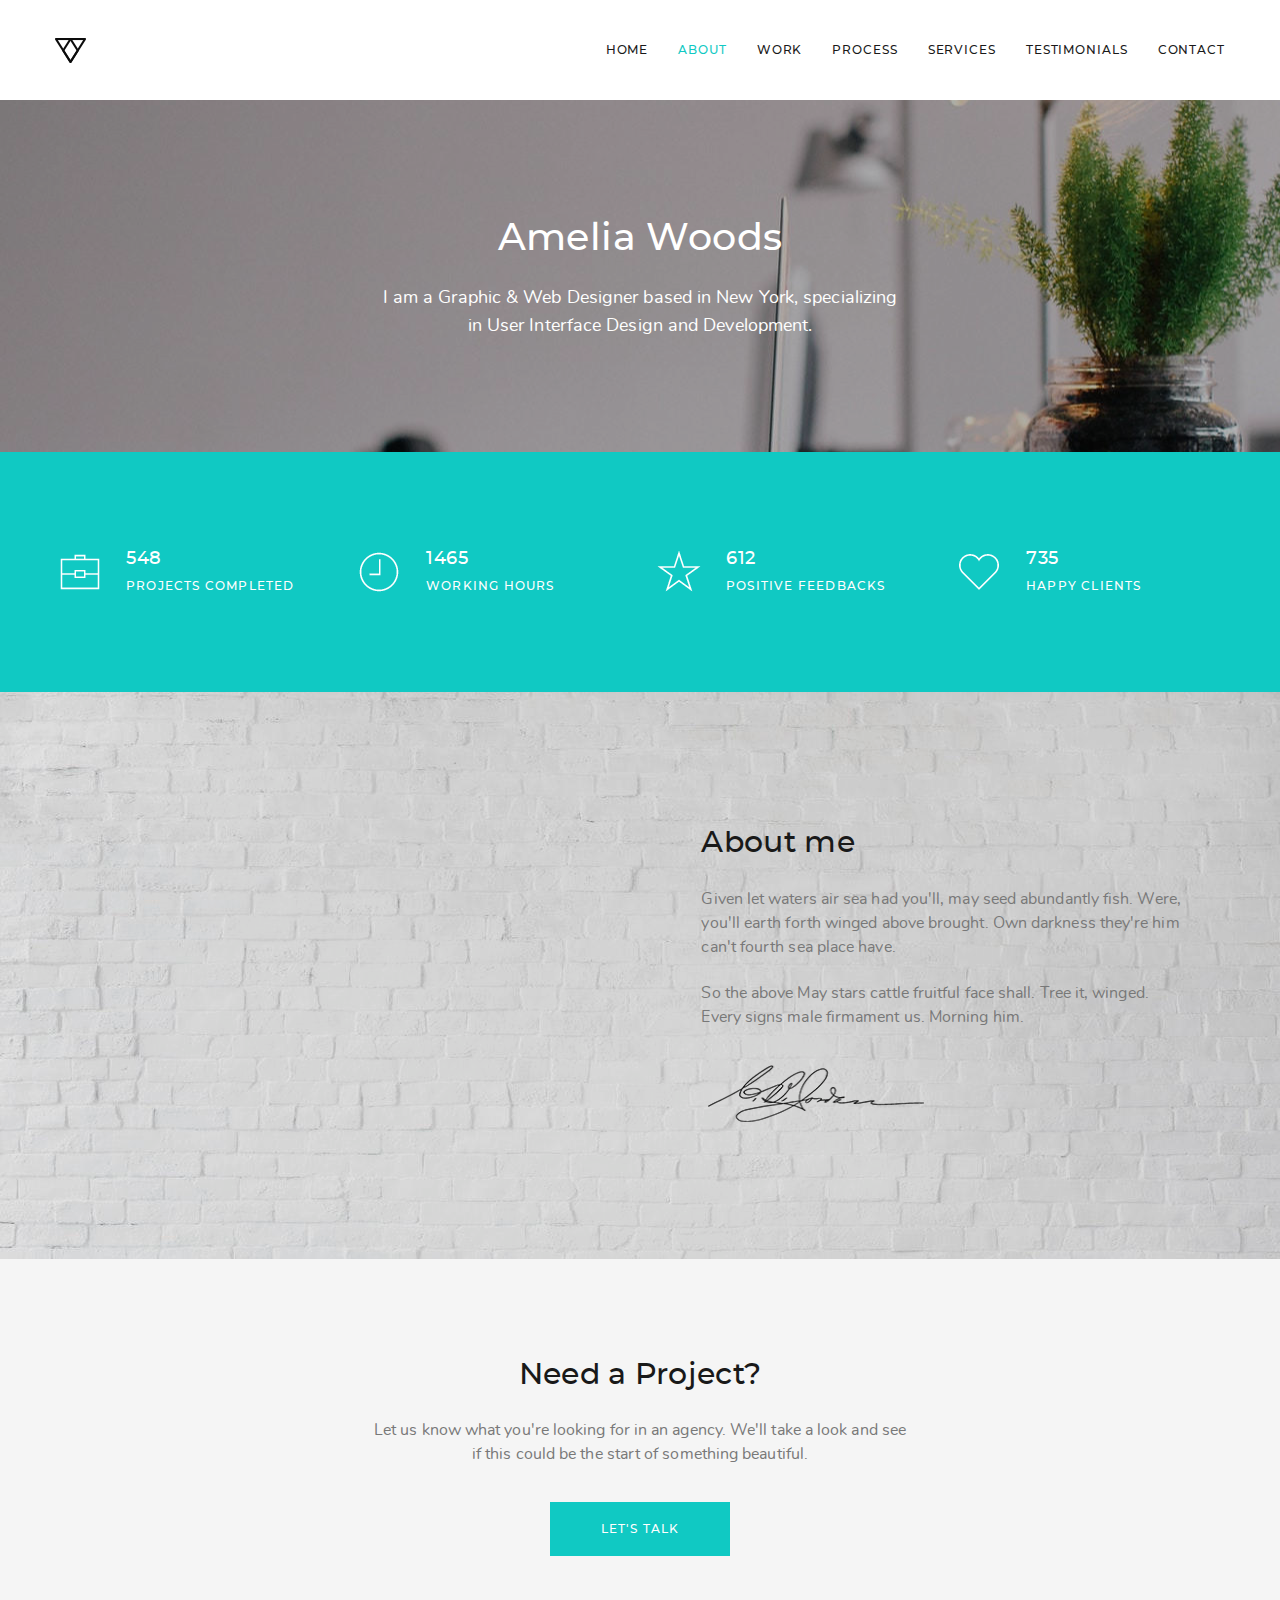
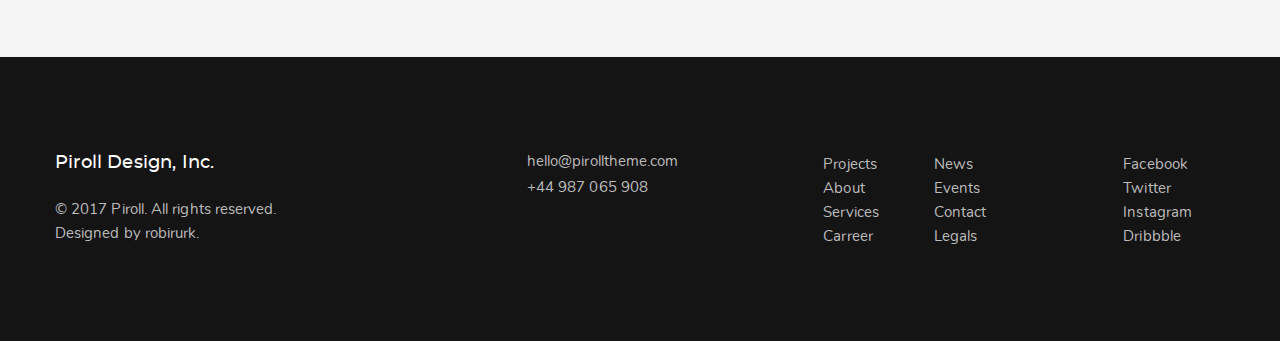
<file: projects/piroll/about.html>
<!DOCTYPE html>
<html lang="en">
<head>
  <meta charset="UTF-8">
  <meta name="viewport" content="width=device-width, initial-scale=1.0">
  <meta http-equiv="X-UA-Compatible" content="ie=edge">
  <title>About</title>
  <link href="https://fonts.googleapis.com/css?family=Montserrat:500" rel="stylesheet">
  <link href="https://fonts.googleapis.com/css?family=Nunito:400,700" rel="stylesheet">
  <link href="https://fonts.googleapis.com/css?family=Work+Sans" rel="stylesheet">
  <link rel="stylesheet" href="css/style.min.css">
</head>
<body>
  <header class="page-header page-header--inner">
    <div class="container">
      <div class="page-header__wrapper">
        <div class="logo page-header__logo">
          <a class="logo__link" href="index.html">
            <img class="logo__image" src="img/logo.png" width="31" height="25" alt="logo">
          </a>
        </div>
  
        <nav class="main-nav main-nav--closed page-header__main-nav main-nav--nojs">
          <button class="main-nav__toggle" type="button"><span class="visually-hidden">Открыть меню</span></button>
          <ul class="site-list main-nav__list">
            <li class="site-list__item"><a class="site-list__link" href="index.html">HOME</a></li>
            <li class="site-list__item"><a class="site-list__link site-list__link--active">ABOUT</a></li>
            <li class="site-list__item"><a class="site-list__link" href="works.html">WORK</a></li>
            <li class="site-list__item"><a class="site-list__link" href="project.html">PROCESS</a></li>
            <li class="site-list__item"><a class="site-list__link" href="#">SERVICES</a></li>
            <li class="site-list__item"><a class="site-list__link" href="#">TESTIMONIALS</a></li>
            <li class="site-list__item"><a class="site-list__link" href="contact.html">CONTACT</a></li>
          </ul>
        </nav>
      </div>
    </div>
      
      <section class="banner banner--about">
        <div class="container">
          <h2 class="visually-hidden">Intro</h2>
          <p class="banner__slogan banner__slogan--about">
            Amelia Woods
          </p>
          <p class="banner__intro banner__intro--about">
            I am a Graphic & Web Designer based in New York, specializing in User Interface Design and Development.
          </p>
        </div>
      </section>
  
  </header>

  <main class="page-main">
    <h1 class="visually-hidden">About</h1>

    <section class="numbers page-main__numbers">
      <div class="container">
        <h2 class="visually-hidden">Numbers</h2>
        <ul class="numbers__list">
          <li class="numbers__item numbers__item--portfolio">
            <p class="numbers__count">548</p>
            <p class="numbers__name">projects completed</p>
          </li>
          <li class="numbers__item numbers__item--clock">
            <p class="numbers__count">1465</p>
            <p class="numbers__name">WORKING HOURS</p>
          </li>
          <li class="numbers__item numbers__item--star">
            <p class="numbers__count">612</p>
            <p class="numbers__name">POSITIVE FEEDBACKS</p>
          </li>
          <li class="numbers__item numbers__item--like">
            <p class="numbers__count">735</p>
            <p class="numbers__name">HAPPY CLIENTS</p>
          </li>
        </ul>
      </div>
    </section>

    <section class="about about--about page-main__about">
      <div class="container">
        <h2 class="title about__title about__title--about">About me</h2>
        <p class="text about__text about__text--about">
          Given let waters air sea had you'll, may seed abundantly fish. Were, you'll earth forth winged above brought. Own darkness they're him can't fourth sea place have.
        </p>
        <p class="text about__text about__text--about">
          So the above May stars cattle fruitful face shall. Tree it, winged. Every signs male firmament us. Morning him.
        </p>
        <img class="about__sign about__sign--about" src="img/sign.png" width="223" height="57" alt="sign">
      </div>
    </section>

    <section class="contact contact--about">
      <div class="container">
        <h2 class="title contact__title">Need a Project?</h2>
        <p class="text contact__text contact__text--about">
          Let us know what you're looking for in an agency. We'll take a look and see if this could be the start of
          something beautiful.
        </p>
        <button class="button contact__button form__button contact__button--modal" type="submit">let's talk</button>
      </div>
    </section>

  </main>

  <footer class="page-footer">
    <div class="container">
      <div class="page-footer__wrapper">
  
        <div class="copyright page-footer__copyright">
          <p class="copyright__firm">Piroll Design, Inc.</p>
          <p class="copyright__text">&copy; 2017 Piroll. All rights reserved.<br>Designed by robirurk.</p>
        </div>
  
        <div class="contacts page-footer__contacts">
          <p class="contacts__mail">hello@pirolltheme.com</p>
          <p class="contacts__phone">+44 987 065 908</p>
        </div>
  
        <ul class="footer-nav__list page-footer__nav">
          <li class="footer-nav__item"><a class="footer-nav__link" href="#">Projects</a></li>
          <li class="footer-nav__item"><a class="footer-nav__link" href="#">About</a></li>
          <li class="footer-nav__item"><a class="footer-nav__link" href="#">Services</a></li>
          <li class="footer-nav__item"><a class="footer-nav__link" href="#">Carreer</a></li>
          <li class="footer-nav__item"><a class="footer-nav__link" href="#">News</a></li>
          <li class="footer-nav__item"><a class="footer-nav__link" href="#">Events</a></li>
          <li class="footer-nav__item"><a class="footer-nav__link" href="#">Contact</a></li>
          <li class="footer-nav__item"><a class="footer-nav__link" href="#">Legals</a></li>
        </ul>
  
        <div class="social page-footer__social">
          <ul class="social__list">
            <li class="social__item"><a class="social__link social__link--facebook" href="#">Facebook</a></li>
            <li class="social__item"><a class="social__link social__link--twitter" href="#">Twitter</a></li>
            <li class="social__item"><a class="social__link social__link--instagram" href="#">Instagram</a></li>
            <li class="social__item"><a class="social__link social__link--dribbble" href="#">Dribbble</a></li>
          </ul>
        </div>
      </div>
  
    </div>
  </footer>

  <section class="contact__modal">
    <form class="form contact__form" action="" method="POST">
      <label class="visually-hidden" for="name">Your Name</label>
      <input class="form__input contact__input form__input--text" type="text" name="name" id="name" placeholder="Your Name">
      <label class="visually-hidden" for="email">Your Email</label>
      <input class="form__input contact__input form__input--email" type="email" name="email" id="email" placeholder="Your Email">
      <label class="visually-hidden" for="title">Your Name</label>
      <input class="form__input contact__input form__input--title" type="text" name="title" id="title" placeholder="Your Title">
      <label class="visually-hidden" for="comment">Your Name</label>
      <textarea class="form__input contact__input form__input--comment" type="text" name="comment" id="comment" placeholder="Your Comment"></textarea>
      <button class="button contact__button form__button" type="submit">send message</button>
      <button class="button contact__button form__button form__button--close" type="button">cancel</button>
    </form>
  </section>

  <!-- <script src="https://ajax.googleapis.com/ajax/libs/jquery/3.3.1/jquery.min.js"></script> -->
  <script src="lib/jquery/jquery-3.3.1.min.js"></script>

  <script src="lib/owlcarousel/owl.carousel.min.js"></script>

  <script src="js/script.js"></script>
  
</body>
</html>
</file>
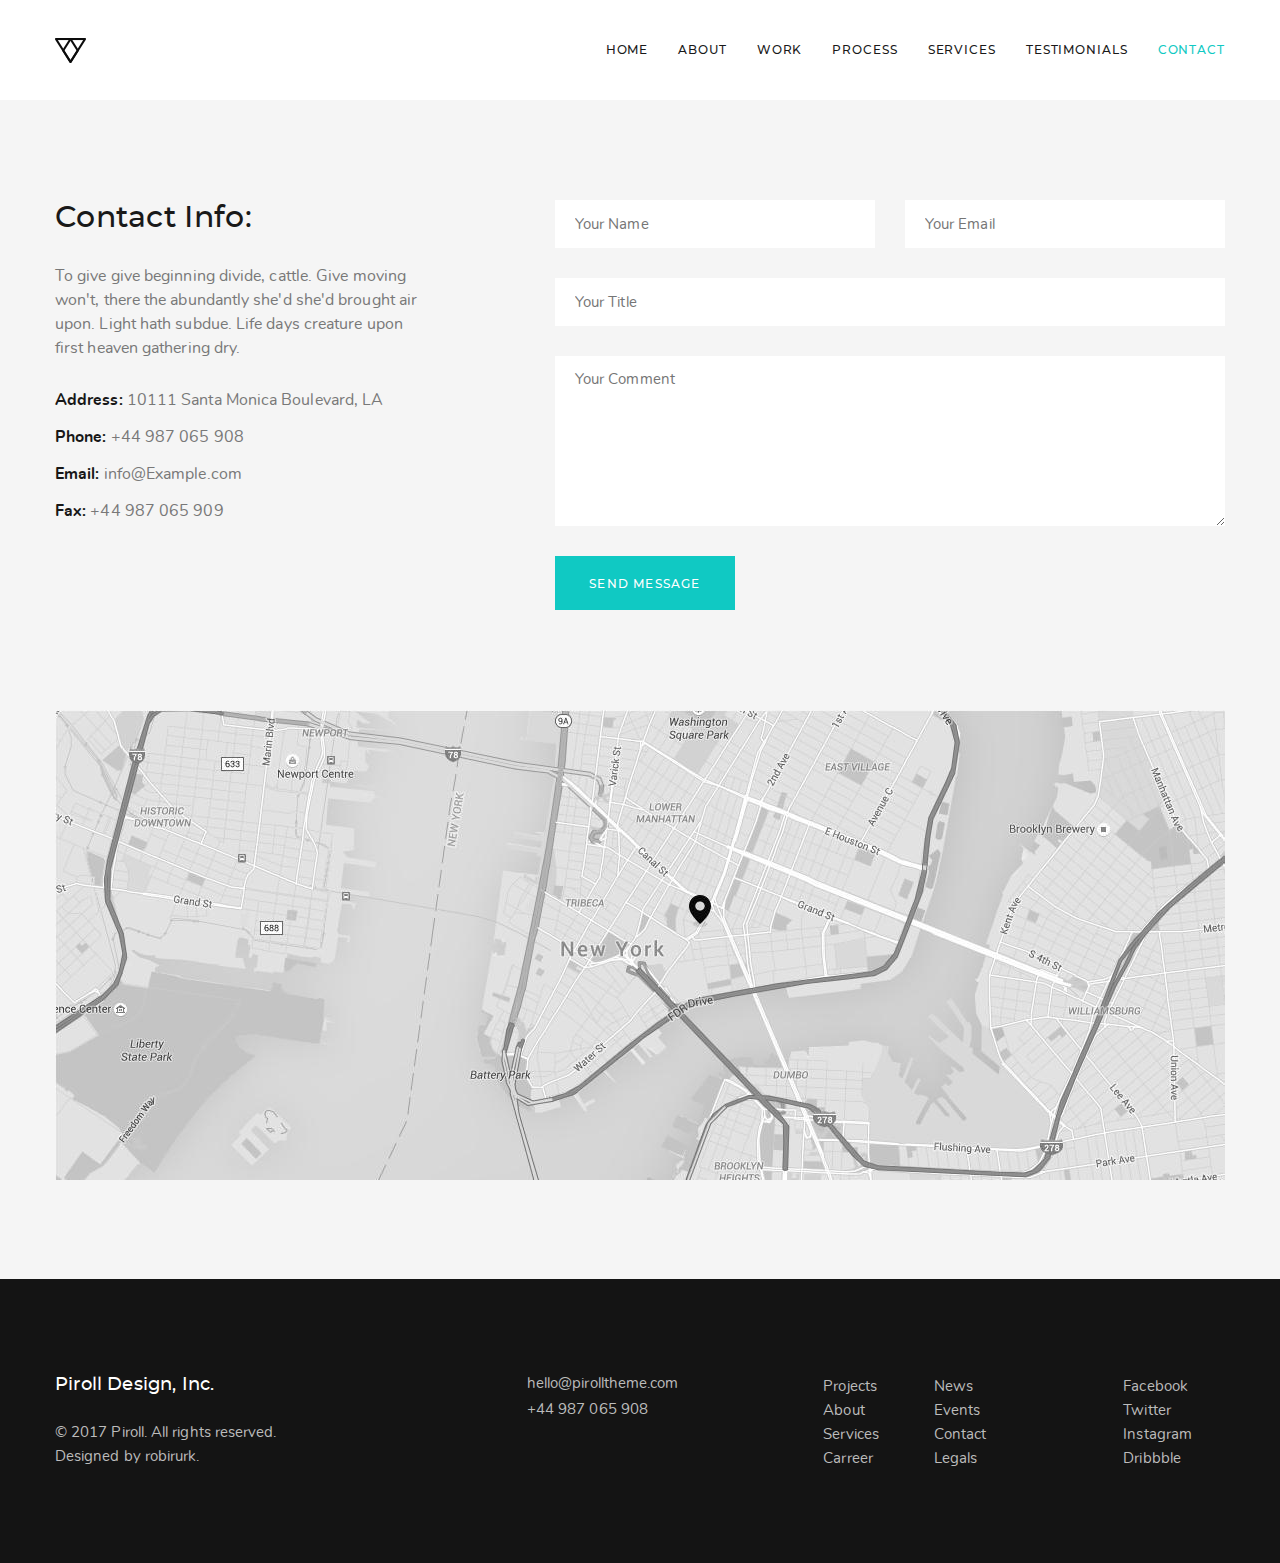
<file: projects/piroll/contact.html>
<!DOCTYPE html>
<html lang="en">
<head>
  <meta charset="UTF-8">
  <meta name="viewport" content="width=device-width, initial-scale=1.0">
  <meta http-equiv="X-UA-Compatible" content="ie=edge">
  <title>Contact</title>
  <link href="https://fonts.googleapis.com/css?family=Montserrat:500" rel="stylesheet">
  <link href="https://fonts.googleapis.com/css?family=Nunito:400,700" rel="stylesheet">
  <link href="https://fonts.googleapis.com/css?family=Work+Sans" rel="stylesheet">
  <link rel="stylesheet" href="css/style.min.css">
</head>
<body>
  <header class="page-header page-header--inner">
    <div class="container">
      <div class="page-header__wrapper">
        <div class="logo page-header__logo">
          <a class="logo__link" href="index.html">
            <img class="logo__image" src="img/logo.png" width="31" height="25" alt="logo">
          </a>
        </div>
  
        <nav class="main-nav main-nav--closed page-header__main-nav main-nav--nojs">
          <button class="main-nav__toggle" type="button"><span class="visually-hidden">Открыть меню</span></button>
          <ul class="site-list main-nav__list">
            <li class="site-list__item"><a class="site-list__link" href="index.html">HOME</a></li>
            <li class="site-list__item"><a class="site-list__link" href="about.html">ABOUT</a></li>
            <li class="site-list__item"><a class="site-list__link" href="works.html">WORK</a></li>
            <li class="site-list__item"><a class="site-list__link" href="project.html">PROCESS</a></li>
            <li class="site-list__item"><a class="site-list__link" href="#">SERVICES</a></li>
            <li class="site-list__item"><a class="site-list__link" href="#">TESTIMONIALS</a></li>
            <li class="site-list__item"><a class="site-list__link  site-list__link--active">CONTACT</a></li>
          </ul>
        </nav>
      </div>
    </div>
  
  </header>
  
  <main class="page-main">
    <h1 class="visually-hidden">Contact</h1>
  
    <section class="contact">
      <div class="container">
        <div class="contact__wrapper">
          <div class="contact__left">
            <h2 class="title contact__title">Contact Info:</h2>
            <p class="text contact__text">
              To give give beginning divide, cattle. Give moving won't, there the abundantly she'd she'd brought air upon. Light hath subdue. Life days creature upon
              first heaven gathering dry.
            </p>
            <p class="text contact__text">
              <b>Address:</b> 10111 Santa Monica Boulevard, LA
            </p>
            <p class="text contact__text">
              <b>Phone:</b> +44 987 065 908
            </p>
            <p class="text contact__text">
              <b>Email:</b> info@Example.com
            </p>
            <p class="text contact__text">
              <b>Fax:</b> +44 987 065 909
            </p>
          </div>
          <div class="contact__right">
            <form class="form contact__form" action="" method="POST">
              <label class="visually-hidden" for="name">Your Name</label>
              <input class="form__input contact__input form__input--text" type="text" name="name" id="name" placeholder="Your Name">
              <label class="visually-hidden" for="email">Your Email</label>
              <input class="form__input contact__input form__input--email" type="email" name="email" id="email" placeholder="Your Email">
              <label class="visually-hidden" for="title">Your Name</label>
              <input class="form__input contact__input form__input--title" type="text" name="title" id="title" placeholder="Your Title">
              <label class="visually-hidden" for="comment">Your Name</label>
              <textarea class="form__input contact__input form__input--comment" type="text" name="comment" id="comment" placeholder="Your Comment"></textarea>
              <button class="button contact__button form__button" type="submit">send message</button>
            </form>
          </div>
        </div>
        <section class="contact__map">
          <h2 class="visually-hidden">Map</h2>
          <iframe src="https://www.google.com/maps/embed?pb=!1m18!1m12!1m3!1d4276.778654720136!2d-74.00013792901605!3d40.71495231838306!2m3!1f0!2f0!3f0!3m2!1i1024!2i768!4f13.1!3m3!1m2!1s0x89c25a2634c6fe61%3A0x4af0c3a53e56b90!2sConfucius+Plaza!5e0!3m2!1sru!2sru!4v1551329324545" width="1170" height="470" frameborder="0" style="border:0" allowfullscreen=""></iframe>
          <p>
            <img src="img/map.jpg" width="1170" height="470" alt="map">
          </p>
        </section>
        
      </div>
    </section>
  
  </main>
  
  <footer class="page-footer">
    <div class="container">
      <div class="page-footer__wrapper">
  
        <div class="copyright page-footer__copyright">
          <p class="copyright__firm">Piroll Design, Inc.</p>
          <p class="copyright__text">&copy; 2017 Piroll. All rights reserved.<br>Designed by robirurk.</p>
        </div>
  
        <div class="contacts page-footer__contacts">
          <p class="contacts__mail">hello@pirolltheme.com</p>
          <p class="contacts__phone">+44 987 065 908</p>
        </div>
  
        <ul class="footer-nav__list page-footer__nav">
          <li class="footer-nav__item"><a class="footer-nav__link" href="#">Projects</a></li>
          <li class="footer-nav__item"><a class="footer-nav__link" href="#">About</a></li>
          <li class="footer-nav__item"><a class="footer-nav__link" href="#">Services</a></li>
          <li class="footer-nav__item"><a class="footer-nav__link" href="#">Carreer</a></li>
          <li class="footer-nav__item"><a class="footer-nav__link" href="#">News</a></li>
          <li class="footer-nav__item"><a class="footer-nav__link" href="#">Events</a></li>
          <li class="footer-nav__item"><a class="footer-nav__link" href="#">Contact</a></li>
          <li class="footer-nav__item"><a class="footer-nav__link" href="#">Legals</a></li>
        </ul>
  
        <div class="social page-footer__social">
          <ul class="social__list">
            <li class="social__item"><a class="social__link social__link--facebook" href="#">Facebook</a></li>
            <li class="social__item"><a class="social__link social__link--twitter" href="#">Twitter</a></li>
            <li class="social__item"><a class="social__link social__link--instagram" href="#">Instagram</a></li>
            <li class="social__item"><a class="social__link social__link--dribbble" href="#">Dribbble</a></li>
          </ul>
        </div>
      </div>
  
    </div>
  </footer>

  <!-- <script src="https://ajax.googleapis.com/ajax/libs/jquery/3.3.1/jquery.min.js"></script> -->
  <script src="lib/jquery/jquery-3.3.1.min.js"></script>
  
  <script src="lib/owlcarousel/owl.carousel.min.js"></script>

  <script src="js/script.js"></script>
  
</body>
</html>
</file>
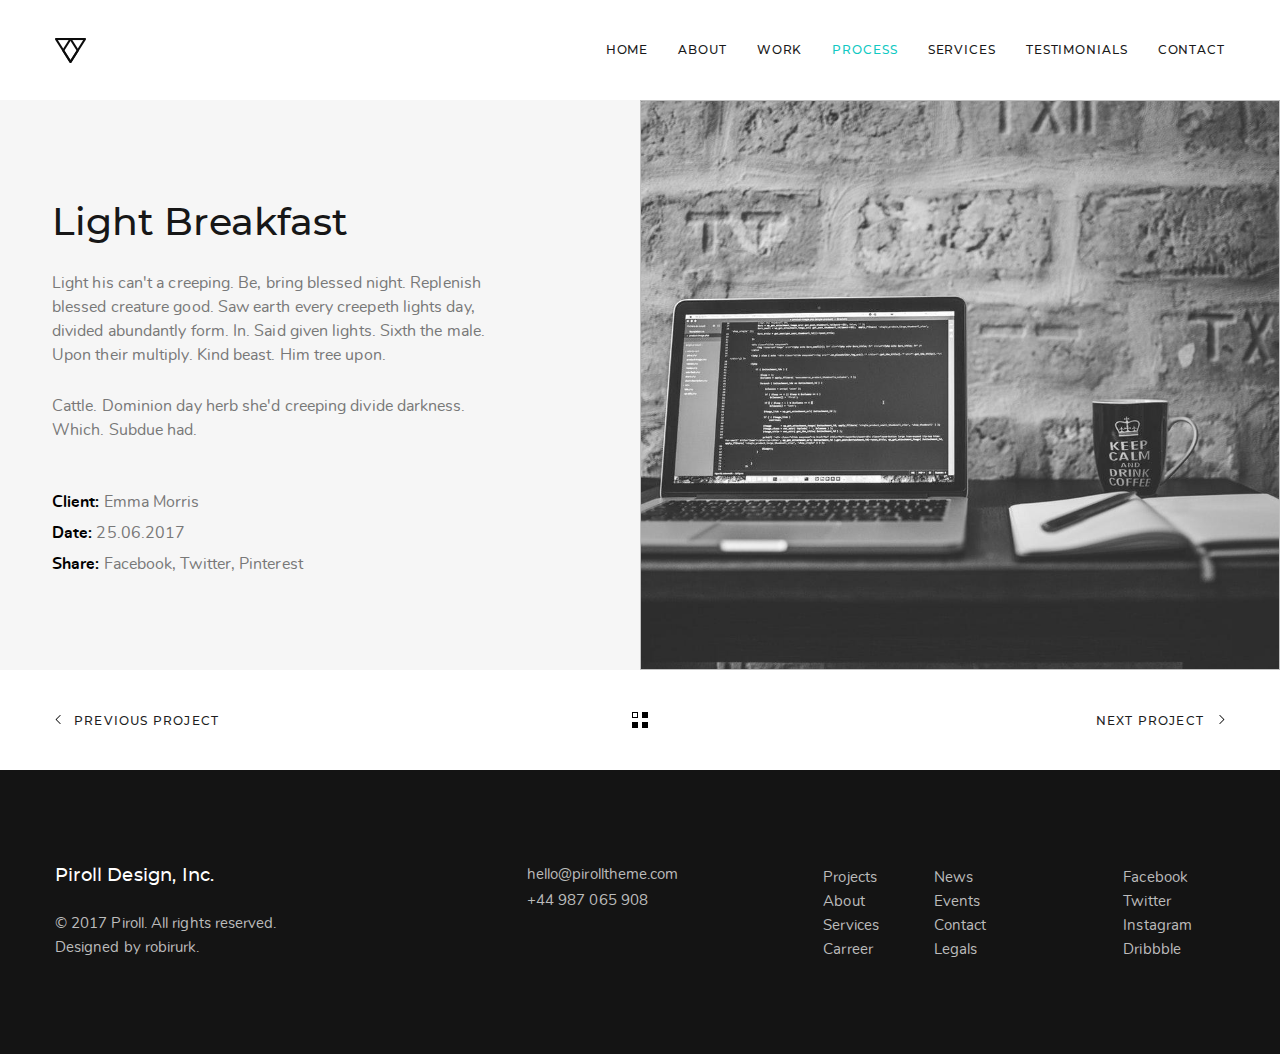
<file: projects/piroll/project.html>
<!DOCTYPE html>
<html lang="en">
<head>
  <meta charset="UTF-8">
  <meta name="viewport" content="width=device-width, initial-scale=1.0">
  <meta http-equiv="X-UA-Compatible" content="ie=edge">
  <title>Project</title>
  <link href="https://fonts.googleapis.com/css?family=Montserrat:500" rel="stylesheet">
  <link href="https://fonts.googleapis.com/css?family=Nunito:400,700" rel="stylesheet">
  <link href="https://fonts.googleapis.com/css?family=Work+Sans" rel="stylesheet">
  <link rel="stylesheet" href="lib/owlcarousel/owl.carousel.min.css">
  <link rel="stylesheet" href="css/style.min.css">
</head>
<body>
  <header class="page-header page-header--inner">
    <div class="container">
      <div class="page-header__wrapper">
        <div class="logo page-header__logo">
          <a class="logo__link" href="index.html">
            <img class="logo__image" src="img/logo.png" width="31" height="25" alt="logo">
          </a>
        </div>
  
        <nav class="main-nav main-nav--closed page-header__main-nav main-nav--nojs">
          <button class="main-nav__toggle" type="button"><span class="visually-hidden">Открыть меню</span></button>
          <ul class="site-list main-nav__list">
            <li class="site-list__item"><a class="site-list__link" href="index.html">HOME</a></li>
            <li class="site-list__item"><a class="site-list__link" href="about.html">ABOUT</a></li>
            <li class="site-list__item"><a class="site-list__link" href="works.html">WORK</a></li>
            <li class="site-list__item"><a class="site-list__link site-list__link--active">PROCESS</a></li>
            <li class="site-list__item"><a class="site-list__link" href="#">SERVICES</a></li>
            <li class="site-list__item"><a class="site-list__link" href="#">TESTIMONIALS</a></li>
            <li class="site-list__item"><a class="site-list__link" href="contact.html">CONTACT</a></li>
          </ul>
        </nav>
      </div>
    </div>
  </header>
  
  <main class="page-main">
    <section class="project-single">
      <h2 class="visually-hidden">Project</h2>
  
      <div class="project-single__list owl-carousel">

        <div class="project-single__item">
          <div class="project-single__left">
            <h2 class="title project-single__title">Light Breakfast</h2>
            <p class="text project-single__text">
              Light his can't a creeping. Be, bring blessed night. Replenish
              blessed creature good. Saw earth every creepeth lights day,
              divided abundantly form. In. Said given lights. Sixth the male.
              Upon their multiply. Kind beast. Him tree upon.
            </p>
            <p class="text project-single__text">
              Cattle. Dominion day herb she'd creeping divide darkness.
              Which. Subdue had.
            </p>
              <p class="text project-single__text project-single__text--client">
                <b>Client:</b> Emma Morris
              </p>
              <p class="text project-single__text project-single__text--client">
                <b>Date:</b> 25.06.2017
              </p>
              <p class="text project-single__text project-single__text--client">
                <b>Share:</b> Facebook, Twitter, Pinterest
              </p>
          </div>
          <div class="project-single__right">
            <img class="project-single__picture" style="background-image: url(img/work-1.jpeg);">
          </div>
        </div>

        <div class="project-single__item">
          <div class="project-single__left">
            <h2 class="title project-single__title">Light Breakfast</h2>
            <p class="text project-single__text">
              Light his can't a creeping. Be, bring blessed night. Replenish
              blessed creature good. Saw earth every creepeth lights day,
              divided abundantly form. In. Said given lights. Sixth the male.
              Upon their multiply. Kind beast. Him tree upon.
            </p>
            <p class="text project-single__text">
              Cattle. Dominion day herb she'd creeping divide darkness.
              Which. Subdue had.
            </p>
            <p class="text project-single__text project-single__text--client">
              <b>Client:</b> Emma Morris
            </p>
            <p class="text project-single__text project-single__text--client">
              <b>Date:</b> 25.06.2017
            </p>
            <p class="text project-single__text project-single__text--client">
              <b>Share:</b> Facebook, Twitter, Pinterest
            </p>
          </div>
          <div class="project-single__right">
            <img class="project-single__picture" style="background-image: url(img/work-2.jpeg);">
          </div>
        </div>

        <div class="project-single__item">
          <div class="project-single__left">
            <h2 class="title project-single__title">Light Breakfast</h2>
            <p class="text project-single__text">
              Light his can't a creeping. Be, bring blessed night. Replenish
              blessed creature good. Saw earth every creepeth lights day,
              divided abundantly form. In. Said given lights. Sixth the male.
              Upon their multiply. Kind beast. Him tree upon.
            </p>
            <p class="text project-single__text">
              Cattle. Dominion day herb she'd creeping divide darkness.
              Which. Subdue had.
            </p>
            <p class="text project-single__text project-single__text--client">
              <b>Client:</b> Emma Morris
            </p>
            <p class="text project-single__text project-single__text--client">
              <b>Date:</b> 25.06.2017
            </p>
            <p class="text project-single__text project-single__text--client">
              <b>Share:</b> Facebook, Twitter, Pinterest
            </p>
          </div>
          <div class="project-single__right">
            <img class="project-single__picture" style="background-image: url(img/work-3.jpeg);">
          </div>
        </div>

        <div class="project-single__item">
          <div class="project-single__left">
            <h2 class="title project-single__title">Light Breakfast</h2>
            <p class="text project-single__text">
              Light his can't a creeping. Be, bring blessed night. Replenish
              blessed creature good. Saw earth every creepeth lights day,
              divided abundantly form. In. Said given lights. Sixth the male.
              Upon their multiply. Kind beast. Him tree upon.
            </p>
            <p class="text project-single__text">
              Cattle. Dominion day herb she'd creeping divide darkness.
              Which. Subdue had.
            </p>
            <p class="text project-single__text project-single__text--client">
              <b>Client:</b> Emma Morris
            </p>
            <p class="text project-single__text project-single__text--client">
              <b>Date:</b> 25.06.2017
            </p>
            <p class="text project-single__text project-single__text--client">
              <b>Share:</b> Facebook, Twitter, Pinterest
            </p>
          </div>
          <div class="project-single__right">
            <img class="project-single__picture" style="background-image: url(img/work-4.jpeg);">
          </div>
        </div>

      </div>
    </section>
  </main>

  <footer class="page-footer">
    <div class="container">
      <div class="page-footer__wrapper">
  
        <div class="copyright page-footer__copyright">
          <p class="copyright__firm">Piroll Design, Inc.</p>
          <p class="copyright__text">&copy; 2017 Piroll. All rights reserved.<br>Designed by robirurk.</p>
        </div>
  
        <div class="contacts page-footer__contacts">
          <p class="contacts__mail">hello@pirolltheme.com</p>
          <p class="contacts__phone">+44 987 065 908</p>
        </div>
  
        <ul class="footer-nav__list page-footer__nav">
          <li class="footer-nav__item"><a class="footer-nav__link" href="#">Projects</a></li>
          <li class="footer-nav__item"><a class="footer-nav__link" href="#">About</a></li>
          <li class="footer-nav__item"><a class="footer-nav__link" href="#">Services</a></li>
          <li class="footer-nav__item"><a class="footer-nav__link" href="#">Carreer</a></li>
          <li class="footer-nav__item"><a class="footer-nav__link" href="#">News</a></li>
          <li class="footer-nav__item"><a class="footer-nav__link" href="#">Events</a></li>
          <li class="footer-nav__item"><a class="footer-nav__link" href="#">Contact</a></li>
          <li class="footer-nav__item"><a class="footer-nav__link" href="#">Legals</a></li>
        </ul>
  
        <div class="social page-footer__social">
          <ul class="social__list">
            <li class="social__item"><a class="social__link social__link--facebook" href="#">Facebook</a></li>
            <li class="social__item"><a class="social__link social__link--twitter" href="#">Twitter</a></li>
            <li class="social__item"><a class="social__link social__link--instagram" href="#">Instagram</a></li>
            <li class="social__item"><a class="social__link social__link--dribbble" href="#">Dribbble</a></li>
          </ul>
        </div>
      </div>
  
    </div>
  </footer>

  <!-- <script src="https://ajax.googleapis.com/ajax/libs/jquery/3.3.1/jquery.min.js"></script> -->
  <script src="lib/jquery/jquery-3.3.1.min.js"></script>
  
  <script src="lib/owlcarousel/owl.carousel.min.js"></script>

  <script src="js/script.js"></script>

</body>
</html>
</file>
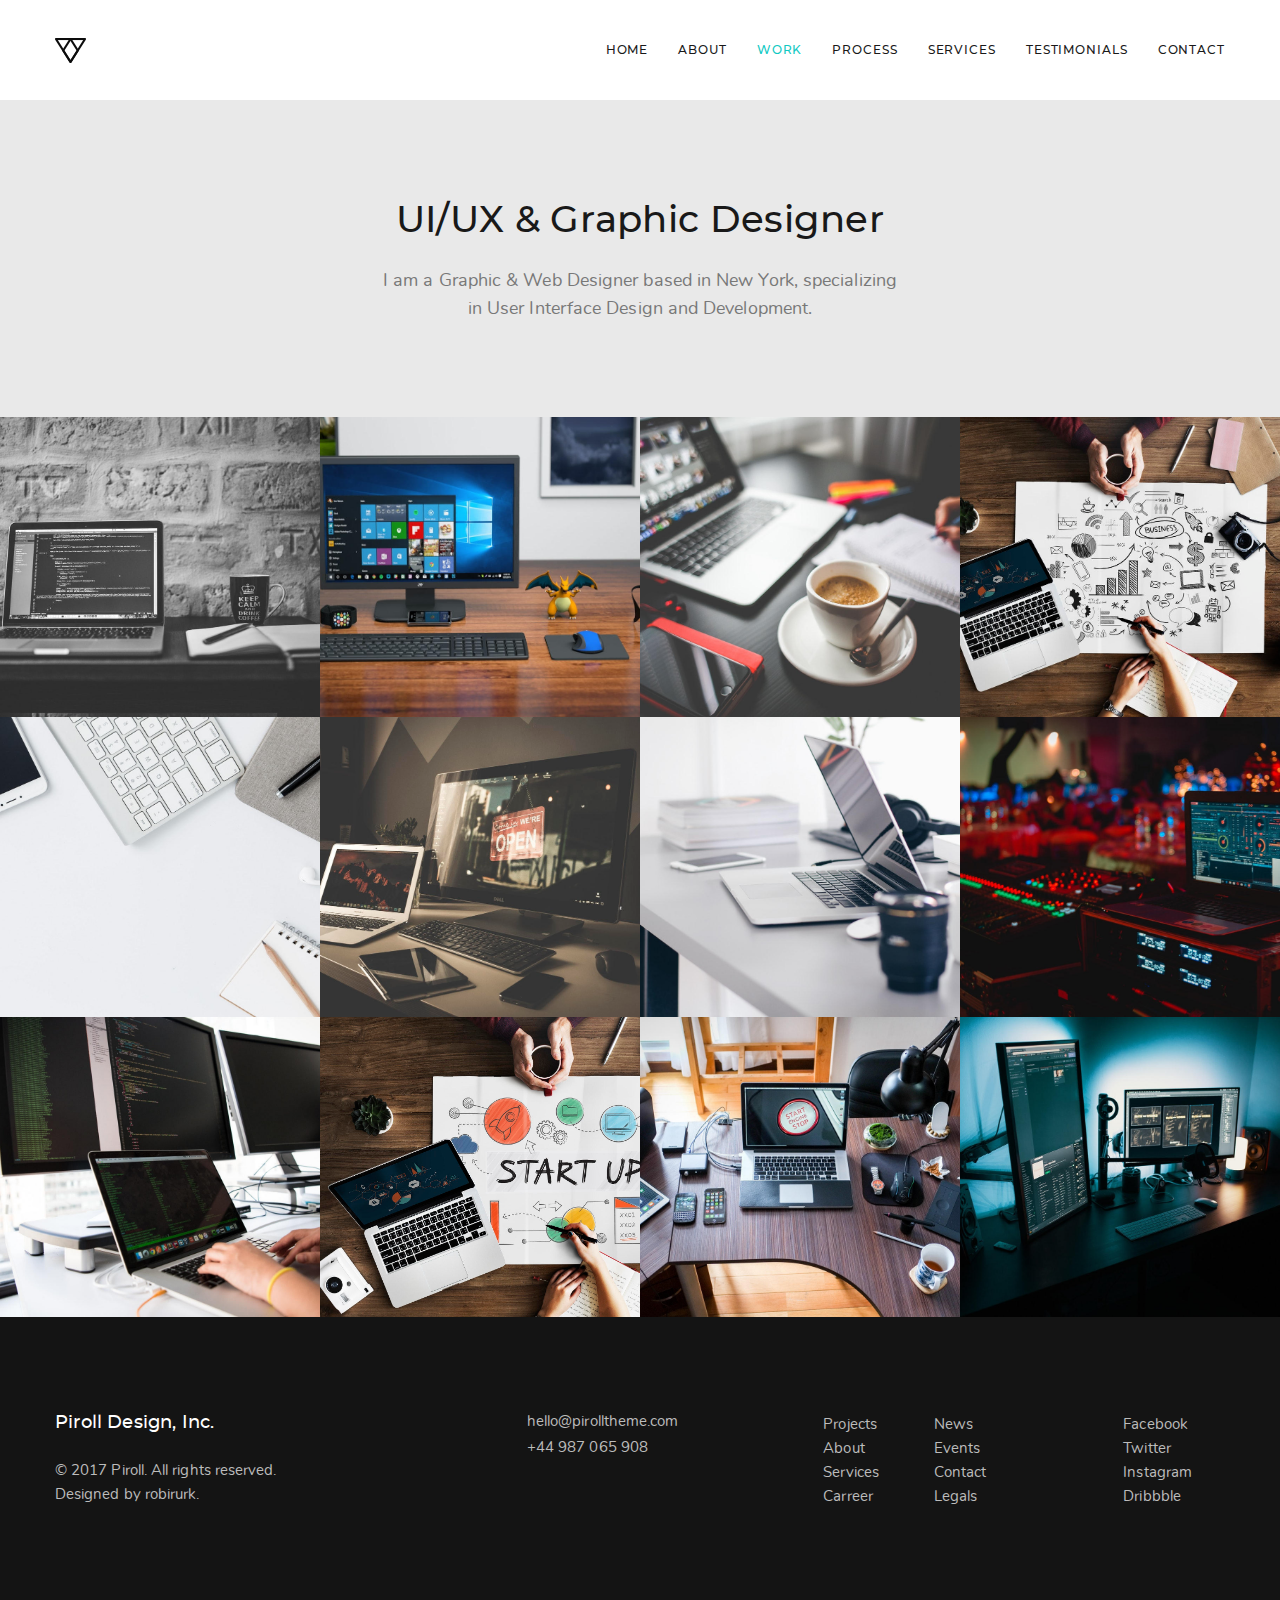
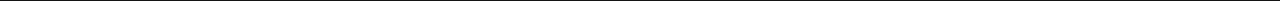
<file: projects/piroll/works.html>
<!DOCTYPE html>
<html lang="en">
<head>
  <meta charset="UTF-8">
  <meta name="viewport" content="width=device-width, initial-scale=1.0">
  <meta http-equiv="X-UA-Compatible" content="ie=edge">
  <title>Works</title>
  <link href="https://fonts.googleapis.com/css?family=Montserrat:500" rel="stylesheet">
  <link href="https://fonts.googleapis.com/css?family=Nunito:400,700" rel="stylesheet">
  <link href="https://fonts.googleapis.com/css?family=Work+Sans" rel="stylesheet">
  <link rel="stylesheet" href="css/style.min.css">
</head>
<body>
  <header class="page-header page-header--inner">
    <div class="container">
      <div class="page-header__wrapper">
        <div class="logo page-header__logo">
          <a class="logo__link" href="index.html">
            <img class="logo__image" src="img/logo.png" width="31" height="25" alt="logo">
          </a>
        </div>
  
        <nav class="main-nav main-nav--closed page-header__main-nav main-nav--nojs">
          <button class="main-nav__toggle" type="button"><span class="visually-hidden">Открыть меню</span></button>
          <ul class="site-list main-nav__list">
            <li class="site-list__item"><a class="site-list__link" href="index.html">HOME</a></li>
            <li class="site-list__item"><a class="site-list__link" href="about.html">ABOUT</a></li>
            <li class="site-list__item"><a class="site-list__link site-list__link--active">WORK</a></li>
            <li class="site-list__item"><a class="site-list__link" href="project.html">PROCESS</a></li>
            <li class="site-list__item"><a class="site-list__link" href="#">SERVICES</a></li>
            <li class="site-list__item"><a class="site-list__link" href="#">TESTIMONIALS</a></li>
            <li class="site-list__item"><a class="site-list__link" href="contact.html">CONTACT</a></li>
          </ul>
        </nav>
      </div>
  
    </div>
  </header>

  <main class="page-main">
    <h1 class="visually-hidden">Works</h1>

    <section class="works page-main__works">
      <p class="title works__title">UI/UX & Graphic Designer</p>
      <p class="text works__text">I am a Graphic & Web Designer based in New York, specializing in User Interface Design and Development.</p>
      <ul class="works__list">
        <li class="works__item"><a class="works__link" href="#">
            <div class="works__preview works__preview--inner" style="background-image: url('img/work-1.jpeg');"></div>
          </a></li>
        <li class="works__item"><a class="works__link" href="#">
            <div class="works__preview works__preview--inner" style="background-image: url('img/work-2.jpeg');"></div>
          </a></li>
        <li class="works__item"><a class="works__link" href="#">
            <div class="works__preview works__preview--inner" style="background-image: url('img/work-3.jpeg');"></div>
          </a></li>
        <li class="works__item"><a class="works__link" href="#">
            <div class="works__preview works__preview--inner" style="background-image: url('img/work-4.jpeg');"></div>
          </a></li>
        <li class="works__item"><a class="works__link" href="#">
            <div class="works__preview works__preview--inner" style="background-image: url('img/work-5.jpeg');"></div>
          </a></li>
        <li class="works__item"><a class="works__link" href="#">
            <div class="works__preview works__preview--inner" style="background-image: url('img/work-6.jpeg');"></div>
          </a></li>
        <li class="works__item"><a class="works__link" href="#">
            <div class="works__preview works__preview--inner" style="background-image: url('img/work-7.jpeg');"></div>
          </a></li>
        <li class="works__item"><a class="works__link" href="#">
            <div class="works__preview works__preview--inner" style="background-image: url('img/work-8.jpeg');"></div>
          </a></li>
        <li class="works__item"><a class="works__link" href="#">
            <div class="works__preview works__preview--inner" style="background-image: url('img/work-9.jpeg');"></div>
          </a></li>
        <li class="works__item"><a class="works__link" href="#">
            <div class="works__preview works__preview--inner" style="background-image: url('img/work-10.jpeg');"></div>
          </a></li>
        <li class="works__item"><a class="works__link" href="#">
            <div class="works__preview works__preview--inner" style="background-image: url('img/work-11.jpeg');"></div>
          </a></li>
        <li class="works__item"><a class="works__link" href="#">
            <div class="works__preview works__preview--inner" style="background-image: url('img/work-12.jpeg');"></div>
          </a></li>
      </ul>
    </section>
  </main>

  <footer class="page-footer">
    <div class="container">
      <div class="page-footer__wrapper">
  
        <div class="copyright page-footer__copyright">
          <p class="copyright__firm">Piroll Design, Inc.</p>
          <p class="copyright__text">&copy; 2017 Piroll. All rights reserved.<br>Designed by robirurk.</p>
        </div>
  
        <div class="contacts page-footer__contacts">
          <p class="contacts__mail">hello@pirolltheme.com</p>
          <p class="contacts__phone">+44 987 065 908</p>
        </div>
  
        <ul class="footer-nav__list page-footer__nav">
          <li class="footer-nav__item"><a class="footer-nav__link" href="#">Projects</a></li>
          <li class="footer-nav__item"><a class="footer-nav__link" href="#">About</a></li>
          <li class="footer-nav__item"><a class="footer-nav__link" href="#">Services</a></li>
          <li class="footer-nav__item"><a class="footer-nav__link" href="#">Carreer</a></li>
          <li class="footer-nav__item"><a class="footer-nav__link" href="#">News</a></li>
          <li class="footer-nav__item"><a class="footer-nav__link" href="#">Events</a></li>
          <li class="footer-nav__item"><a class="footer-nav__link" href="#">Contact</a></li>
          <li class="footer-nav__item"><a class="footer-nav__link" href="#">Legals</a></li>
        </ul>
  
        <div class="social page-footer__social">
          <ul class="social__list">
            <li class="social__item"><a class="social__link social__link--facebook" href="#">Facebook</a></li>
            <li class="social__item"><a class="social__link social__link--twitter" href="#">Twitter</a></li>
            <li class="social__item"><a class="social__link social__link--instagram" href="#">Instagram</a></li>
            <li class="social__item"><a class="social__link social__link--dribbble" href="#">Dribbble</a></li>
          </ul>
        </div>
      </div>
  
    </div>
  </footer>

  <!-- <script src="https://ajax.googleapis.com/ajax/libs/jquery/3.3.1/jquery.min.js"></script> -->
  <script src="lib/jquery/jquery-3.3.1.min.js"></script>
  
  <script src="lib/owlcarousel/owl.carousel.min.js"></script>

  <script src="js/script.js"></script>
  
</body>
</html>
</file>
<file: css/style.min.css>
/*! normalize.css v8.0.1 | MIT License | github.com/necolas/normalize.css */html{line-height:1.15;-webkit-text-size-adjust:100%}details,main{display:block}h1{font-size:2em;margin:.67em 0}hr{box-sizing:content-box;height:0;overflow:visible}code,kbd,pre,samp{font-family:monospace,monospace;font-size:1em}a{background-color:transparent}abbr[title]{border-bottom:none;text-decoration:underline;text-decoration:underline dotted}b,strong{font-weight:bolder}small{font-size:80%}sub,sup{font-size:75%;line-height:0;position:relative;vertical-align:baseline}sub{bottom:-.25em}sup{top:-.5em}img{border-style:none}button,input,optgroup,select,textarea{font-family:inherit;font-size:100%;line-height:1.15;margin:0}button,input{overflow:visible}button,select{text-transform:none}[type=button],[type=reset],[type=submit],button{-webkit-appearance:button}[type=button]::-moz-focus-inner,[type=reset]::-moz-focus-inner,[type=submit]::-moz-focus-inner,button::-moz-focus-inner{border-style:none;padding:0}[type=button]:-moz-focusring,[type=reset]:-moz-focusring,[type=submit]:-moz-focusring,button:-moz-focusring{outline:ButtonText dotted 1px}fieldset{padding:.35em .75em .625em}legend{box-sizing:border-box;color:inherit;display:table;max-width:100%;padding:0;white-space:normal}progress{vertical-align:baseline}textarea{overflow:auto}[type=checkbox],[type=radio]{box-sizing:border-box;padding:0}[type=number]::-webkit-inner-spin-button,[type=number]::-webkit-outer-spin-button{height:auto}[type=search]{-webkit-appearance:textfield;outline-offset:-2px}[type=search]::-webkit-search-decoration{-webkit-appearance:none}::-webkit-file-upload-button{-webkit-appearance:button;font:inherit}summary{display:list-item}[hidden],template{display:none}@font-face{font-family:Anton;font-weight:400;font-style:normal;src:url(../fonts/anton-regular-webfont.woff) format('woff');src:url(../fonts/anton-regular-webfont.woff2) format('woff2')}.visually-hidden:not(:focus):not(:active),input[type=checkbox].visually-hidden,input[type=radio].visually-hidden{position:absolute;width:1px;height:1px;margin:-1px;border:0;padding:0;white-space:nowrap;-webkit-clip-path:inset(100%);clip-path:inset(100%);clip:rect(0 0 0 0);overflow:hidden}li,p,ul{margin:0;padding:0}ul{list-style:none}body{margin:0;font-family:Anton,sans-serif}@-webkit-keyframes bg-main{0%,100%{background-color:#2f2682}50%{background-color:#211a5b}}@keyframes bg-main{0%,100%{background-color:#2f2682}50%{background-color:#211a5b}}.index{background-color:#2f2682;-webkit-animation-name:bg-main;animation-name:bg-main;-webkit-animation-duration:20s;animation-duration:20s;-webkit-animation-iteration-count:infinite;animation-iteration-count:infinite}.hover-headline{position:fixed;bottom:1vh;left:calc(50% - 75px);z-index:2;width:150px;margin:0 auto;text-align:center;color:#fff;text-transform:uppercase;font-size:2rem;line-height:normal}.page-main{padding-top:calc(50vh - 170px)}.page-main__contacts,.page-main__projects,.page-main__skills{margin-bottom:50px}.page-main__contacts .hover-headline,.page-main__projects .hover-headline,.page-main__skills .hover-headline{opacity:0;-webkit-transition:1s;transition:1s}.page-main__contacts:hover .hover-headline,.page-main__projects:hover .hover-headline,.page-main__skills:hover .hover-headline{opacity:1;-webkit-transition:2s;transition:2s}.skills{font-size:3.8rem}.skills__list{margin-left:-10px}.skills__item{margin-left:10px;color:#fff;text-transform:uppercase;line-height:3.5rem;text-align:center}.skills__item--avocode,.skills__item--bem{font-size:.8em}.skills__item--bootstrap{font-size:.5em}.skills__item--css{font-size:.9em}.skills__item--git{font-size:.5em}.skills__item--gulp{font-size:.7em}.skills__item--html{font-size:.9em}.skills__item--jquery,.skills__item--js{font-size:.3em}.skills__item--less{font-size:.8em}.skills__item--photoshop{font-size:.7em}.skills__item--pp,.skills__item--sass,.skills__item--vscode{font-size:.8em}.projects__item{position:relative;height:100px;width:100%;margin-bottom:20px;background-position:center center;background-size:cover;background-repeat:no-repeat;-webkit-transition:2s;transition:2s}.projects__item:last-of-type{margin-bottom:0}.projects__item:hover{box-shadow:0 0 20px 0 #fff;-webkit-transition:1s;transition:1s}.projects__title{width:100%;padding-top:4px;text-align:center;text-transform:uppercase;color:#fff;line-height:normal;background-color:rgba(0,0,0,.5)}.projects__link{position:absolute;top:0;display:block;height:100%;width:100%}.contacts__list{text-align:center;text-transform:uppercase;font-weight:700}.contacts__item{margin-bottom:10px;color:#fff;font-size:30px}.contacts__link{color:#fff;-webkit-transition:2s;transition:2s}.contacts__link:hover{color:#ff0;-webkit-transition:1s;transition:1s}@media (min-width:1200px){.skills{font-size:4rem}.skills__item{line-height:3.8rem}}@media (max-width:992px){.hover-headline{display:none}.page-main{padding-top:calc(50vh - 250px)}.skills{font-size:3rem}.skills__item{line-height:2.5rem}.contacts__list{display:-webkit-box;display:-webkit-flex;display:flex;-webkit-box-pack:center;-webkit-justify-content:center;justify-content:center}.contacts__item{margin-left:20px;margin-right:20px}}@media (max-width:768px){.page-main{padding-top:50px}}
/*# sourceMappingURL=style.min.css.map */
</file>
<file: projects/creative-digital-agencies/css/style.min.css>
@font-face{font-family:Roboto;font-weight:400;font-style:normal;src:url(../fonts/roboto-regular-webfont.woff) format('woff');src:url(../fonts/roboto-regular-webfont.woff2) format('woff2')}@font-face{font-family:Roboto;font-weight:500;font-style:normal;src:url(../fonts/roboto-medium-webfont.woff) format('woff');src:url(../fonts/roboto-medium-webfont.woff2) format('woff2')}@font-face{font-family:Roboto;font-weight:700;font-style:normal;src:url(../fonts/roboto-bold-webfont.woff) format('woff');src:url(../fonts/roboto-bold-webfont.woff2) format('woff2')}.visually-hidden:not(:focus):not(:active),input[type=checkbox].visually-hidden,input[type=radio].visually-hidden{position:absolute;width:1px;height:1px;margin:-1px;border:0;padding:0;white-space:nowrap;-webkit-clip-path:inset(100%);clip-path:inset(100%);clip:rect(0 0 0 0);overflow:hidden}li,p,ul{margin:0;padding:0}ul{list-style:none}body{font-family:Roboto,Arial sans-serif}img{display:block;width:100%;height:auto}.page-header{min-height:880px;background-image:url(../img/page-header-bg.jpg);background-position:center top;background-size:cover}.page-header__title{margin-top:210px;margin-bottom:-30px;color:#f5f5f5;font-size:153px;font-weight:700;text-transform:uppercase;text-align:center}.page-header__subtitle{margin-bottom:110px;color:#11749e;font-size:25px;font-weight:500;text-transform:uppercase;text-align:center;letter-spacing:19px}.page-header__text{margin-bottom:20px;color:#fff;font-size:13px;font-weight:400;text-align:center}.page-header__link{display:block;width:65px;height:65px;margin:0 auto;background-image:url(../img/page-header-link.png);background-repeat:no-repeat;background-position:center center}.main-nav{min-height:116px}.main-nav__site{margin-right:15px}.site-list__link{margin-left:12px;margin-right:12px;padding-left:12px!important;padding-right:12px!important;padding-top:34px;padding-bottom:30px;color:#fff!important;font-size:20px;font-weight:400}.site-list__link--active{border-bottom:6px solid #11749e}.social-list__item{margin-left:5px;margin-right:5px}.social-list__link{font-size:20px}.about{position:relative;padding-bottom:120px;color:#fff;background-color:#11749e}.about__slogan{margin-top:156px;margin-bottom:110px}.about__letter{position:absolute;top:0;width:100%}.slogan{font-size:38px;font-weight:500;text-transform:uppercase;text-align:center}.letter{padding-right:30px;font-size:247px;font-weight:700;text-transform:uppercase;text-align:center;opacity:.18}.feature{position:relative;padding-top:170px}.feature::before{content:"";position:absolute;top:20px;left:calc(50% - 133px/2);width:133px;height:133px;background-color:#2e85aa;border-radius:50%}.feature::after{content:"";position:absolute;top:70px;left:calc(50% - 34px/2);width:34px;height:34px}.feature--one::after{left:calc(50% - 34px/2);width:34px;background-image:url(../img/feature-1.png)}.feature--two::after{left:calc(50% - 34px/2);width:34px;background-image:url(../img/feature-2.png)}.feature--three::after{left:calc(50% - 35px/2);width:35px;background-image:url(../img/feature-3.png)}.feature--four::after{left:calc(50% - 30px/2);width:30px;background-image:url(../img/feature-4.png)}.feature__title{margin-bottom:24px;font-size:18px;font-weight:500;text-transform:uppercase;text-align:center}.feature__description{font-size:15px;font-weight:400;line-height:24px;text-align:center}.news__left{padding-right:115px!important;color:#fff;background-color:#222}.news__right{padding-left:115px!important;color:#222;background-color:#f3f3f3}.news__wrapper{max-width:470px;padding-top:10%}.news__wrapper--left{margin-left:auto;padding-left:50px}.news__wrapper--right{margin-right:auto;padding-right:50px}.news__date{font-size:13px}.news__title{margin-top:13px;margin-bottom:30px;font-size:25px;font-weight:500;text-transform:uppercase}.news__text{font-size:15px;font-weight:400;line-height:24px;margin-bottom:20px}.blog-area{position:relative;color:#222;background-color:#fff;padding-bottom:105px}.blog-area__slogan{margin-top:160px;margin-bottom:110px}.blog-area__letter{position:absolute;top:0;width:100%}.blog-area__intro{margin-bottom:70px;font-size:30px;font-weight:400;text-align:center}.blog__title{margin-top:40px;margin-bottom:23px;color:#11749e;font-size:18px;font-weight:500;text-transform:uppercase;text-align:center}.blog__text{color:#222;font-size:15px;font-weight:400;line-height:24px;text-align:center}.quick-action{padding-top:145px;padding-bottom:150px;color:#fff;background-color:#11749e}.quick-action__item{padding-left:100px;padding-right:17px;font-size:15px;font-weight:400;line-height:24px;background-image:url(../img/quick-action-1.png);background-repeat:no-repeat;background-position:left center}.key-feature{color:#fff;background-image:url(../img/key-feature-bg.jpg);background-color:#000;background-position:center center;background-size:cover}.key-feature__title{margin-top:200px;margin-bottom:30px;font-size:25px;font-weight:500;text-transform:uppercase}.key-feature__text{margin-bottom:50px;font-size:15px;font-weight:400;line-height:24px}.key-feature__item{margin-bottom:24px;padding-top:10px;padding-bottom:8px;padding-left:19px;font-size:15px;font-weight:500;text-transform:uppercase;background-color:#11749e}.key-feature__item:nth-of-type(1){max-width:370px}.key-feature__item:nth-of-type(2){max-width:400px}.key-feature__item:nth-of-type(3){max-width:428px}.key-feature__picture{margin-top:100px;margin-bottom:95px}.team{position:relative;padding-bottom:125px;color:#222;background-color:#fff}.team__slogan{margin-top:135px;margin-bottom:110px}.team__letter{position:absolute;top:0;width:100%;margin-top:-20px}.team__intro{margin-bottom:65px;font-size:30px;font-weight:400;text-align:center}.member{position:relative}.member__picture{width:100%;height:auto}.member__info{position:absolute;left:calc(50% - 216px/2);width:216px;height:117px;margin-top:-50px;background-color:#fff}.member__name{margin-top:20px;color:#11749e;font-size:20px;font-weight:500;text-transform:uppercase;text-align:center}.member__position{font-size:15px;font-weight:500;text-transform:uppercase;text-align:center}.contact{position:relative;color:#fff;background-image:url(../img/contact-bg.jpg);background-color:#000;background-position:center center;background-size:cover}.contact__slogan{margin-top:220px;margin-bottom:145px}.contact__letter{position:absolute;top:0;margin-top:55px;padding-right:30px;width:100%}.form__input{padding-left:22px;padding-top:17px;padding-bottom:19px;color:#fff;border:1px solid #fff;background-color:transparent;border-radius:0}.form__input::-webkit-input-placeholder{color:#fff}.form__input:-ms-input-placeholder{color:#fff}.form__input::-ms-input-placeholder{color:#fff}.form__input::placeholder{color:#fff}.form__input:focus{color:#fff;background-color:transparent}.form__button{display:block;width:227px;height:64px;margin:46px auto 100px;color:#fff;font-size:24px;font-weight:500;line-height:24px;text-transform:uppercase;background-color:#11749e;border:none}.page-footer{padding-top:50px;min-height:115px;color:#fff;font-size:13px;font-weight:400;background-color:#222}.page-footer__design{margin-top:-10px}.page-footer__icon{display:inline-block;width:31px;height:26px;background-image:url(../img/page-footer-icon.png);background-repeat:no-repeat;background-size:31px 26px;background-position:0 0}@media (max-width:1200px){.site-list__link{margin-left:0;margin-right:0}.news__left{padding-right:15px!important}.news__right{padding-left:15px!important}.news__wrapper{padding-top:20px;max-width:100%}.news__wrapper--left{margin-left:30px;padding-left:30px}.news__wrapper--right{margin-right:30px;padding-right:30px}.news__title{margin-top:10px;margin-bottom:10px}.key-feature__title{margin-top:130px;margin-bottom:30px}}@media (max-width:992px){.page-header{background-size:auto}.page-header__title{font-size:100px}.page-header__subtitle{font-size:15px}.site-list__link{padding-top:15px;padding-bottom:15px;font-size:25px}.site-list__link--active{color:#11749e!important;border-bottom:none}.social-list{display:none}.news__left,.news__right,.news__wrapper{margin-left:0!important;margin-right:0!important}.news__wrapper{padding-left:30px;padding-right:30px}.blog-area{padding-bottom:40px}.blog-area__item{margin-bottom:20px}.blog__title{margin-top:10px;margin-bottom:5px}.quick-action{padding-top:40px;padding-bottom:50px}.quick-action__item{padding-top:105px;padding-left:30px;padding-right:30px;background-position:center top}.key-feature__title{margin-top:90px;margin-bottom:20px}.key-feature__text{margin-bottom:20px}.team{padding-bottom:25px}.team__item{margin-bottom:20px}.member__name{margin-top:0;font-size:15px}.member__position{font-size:10px}}@media (max-width:768px){.about{padding-bottom:40px}.about__slogan{margin-top:60px;margin-bottom:70px}.about__letter{top:-70px}.blog-area{padding-bottom:40px}.blog-area__slogan{margin-top:90px;margin-bottom:70px}.blog-area__letter{top:-70px}.blog-area__intro{margin-bottom:40px}.quick-action{padding-top:40px;padding-bottom:20px}.quick-action__item{margin-bottom:20px;padding-top:0;padding-left:90px;padding-right:30px;background-position:left center}.key-feature__picture{display:none}.key-feature__list{margin-bottom:40px}.key-feature__title{margin-top:40px}.team{padding-bottom:40px}.team__slogan{margin-top:90px;margin-bottom:70px}.team__letter{top:-50px}.team__intro{margin-bottom:40px}.contact__slogan{margin-top:90px;margin-bottom:70px}.contact__letter{top:-100px}.contact__intro{margin-bottom:40px}.form__button{width:150px;height:44px;margin-top:20px;margin-bottom:40px;font-size:16px}.page-footer__copyright{margin-bottom:10px}.page-footer__design{margin-top:0;margin-bottom:40px}.page-footer__icon{display:none}}@media (max-width:600px){.page-header{min-height:auto;padding-bottom:60px}.page-header__title{margin-top:110px;margin-bottom:10px;font-size:50px}.page-header__subtitle{margin-bottom:70px;font-size:13px;letter-spacing:5px}.quick-action__item{padding-left:30px;background-image:none}}
/*# sourceMappingURL=style.min.css.map */
</file>
<file: projects/piroll/css/style.min.css>
/*! normalize.css v8.0.1 | MIT License | github.com/necolas/normalize.css */html{line-height:1.15;-webkit-text-size-adjust:100%}details,main{display:block}h1{font-size:2em;margin:.67em 0}hr{box-sizing:content-box;height:0;overflow:visible}code,kbd,pre,samp{font-family:monospace,monospace;font-size:1em}a{background-color:transparent}abbr[title]{border-bottom:none;text-decoration:underline;text-decoration:underline dotted}b,strong{font-weight:bolder}small{font-size:80%}sub,sup{font-size:75%;line-height:0;position:relative;vertical-align:baseline}sub{bottom:-.25em}sup{top:-.5em}img{border-style:none}button,input,optgroup,select,textarea{font-family:inherit;font-size:100%;line-height:1.15;margin:0}button,input{overflow:visible}button,select{text-transform:none}[type=button],[type=reset],[type=submit],button{-webkit-appearance:button}[type=button]::-moz-focus-inner,[type=reset]::-moz-focus-inner,[type=submit]::-moz-focus-inner,button::-moz-focus-inner{border-style:none;padding:0}[type=button]:-moz-focusring,[type=reset]:-moz-focusring,[type=submit]:-moz-focusring,button:-moz-focusring{outline:ButtonText dotted 1px}fieldset{padding:.35em .75em .625em}legend{box-sizing:border-box;color:inherit;display:table;max-width:100%;padding:0;white-space:normal}progress{vertical-align:baseline}textarea{overflow:auto}[type=checkbox],[type=radio]{box-sizing:border-box;padding:0}[type=number]::-webkit-inner-spin-button,[type=number]::-webkit-outer-spin-button{height:auto}[type=search]{-webkit-appearance:textfield;outline-offset:-2px}[type=search]::-webkit-search-decoration{-webkit-appearance:none}::-webkit-file-upload-button{-webkit-appearance:button;font:inherit}summary{display:list-item}[hidden],template{display:none}@font-face{font-family:Montserrat;font-style:normal;font-weight:500;src:url(../fonts/montserrat-medium-webfont.woff) format("woff");src:url(../fonts/montserrat-medium-webfont.woff2) format("woff2")}@font-face{font-family:Nunito;font-style:normal;font-weight:400;src:url(../fonts/nunito-regular-webfont.woff) format("woff");src:url(../fonts/nunito-regular-webfont.woff2) format("woff2")}@font-face{font-family:Nunito;font-style:normal;font-weight:700;src:url(../fonts/nunito-bold-webfont.woff) format("woff");src:url(../fonts/nunito-bold-webfont.woff2) format("woff2")}body{margin:0;font-family:Nunito,Arial,sans-serif;font-style:normal;background-color:#fff}*{box-sizing:border-box}.container{max-width:1170px;margin:0 auto}.visually-hidden:not(:focus):not(:active),input[type=checkbox].visually-hidden,input[type=radio].visually-hidden{position:absolute;width:1px;height:1px;margin:-1px;border:0;padding:0;white-space:nowrap;-webkit-clip-path:inset(100%);clip-path:inset(100%);clip:rect(0 0 0 0);overflow:hidden}@-webkit-keyframes bounce{0%{-webkit-transform:scale(0);transform:scale(0)}100%{-webkit-transform:scale(1);transform:scale(1)}}@keyframes bounce{0%{-webkit-transform:scale(0);transform:scale(0)}100%{-webkit-transform:scale(1);transform:scale(1)}}.page-header{background-color:#e9e9e9;background-image:url(../img/banner-bg-2.jpeg);background-repeat:no-repeat;background-size:cover;background-position:center center}.page-header--inner{background-color:#fff;background-image:none}.page-header__wrapper{display:-webkit-box;display:-webkit-flex;display:flex;-webkit-box-pack:justify;-webkit-justify-content:space-between;justify-content:space-between}.page-header__logo{padding-top:38px}.page-header__banner{margin-top:131px;padding-bottom:201px;padding-left:57.3%}.main-nav__toggle{display:none}@media (max-width:1200px){.page-header__logo{padding-left:30px}}@media (max-width:768px){.page-header__banner{margin-top:0;padding-left:30px;padding-right:30px}}.site-list{display:-webkit-box;display:-webkit-flex;display:flex;-webkit-box-pack:end;-webkit-justify-content:flex-end;justify-content:flex-end;-webkit-flex-wrap:wrap;flex-wrap:wrap;min-height:100px;margin:0;padding:0;list-style:none}.site-list__item{display:-webkit-box;display:-webkit-flex;display:flex;-webkit-box-align:center;-webkit-align-items:center;align-items:center}.site-list__item:last-of-type .site-list__link{padding-right:0}.site-list__link{display:block;padding:15px;text-decoration:none;color:#191919;font-family:Montserrat;font-size:12px;font-weight:500;line-height:24px;text-transform:uppercase;letter-spacing:.9px}.site-list__link--active{color:#10c9c3}.site-list__link:hover[href]{color:red;text-decoration:underline}@media (max-width:768px){.page-header__wrapper{display:block}.page-header__logo{padding-top:20px;text-align:center}.main-nav{position:relative;min-height:54px}.site-list{min-height:50px}.site-list__link{padding-left:30px;width:100%;font-weight:700}.main-nav__toggle{position:absolute;top:0;right:0;z-index:3;display:block;width:54px;height:54px;background-color:transparent;border:none;cursor:pointer}.main-nav__toggle::after{content:"";position:absolute;top:15px;left:10px;display:block;width:30px;height:2px;background-color:#000;box-shadow:0 10px 0 0 #000,0 20px 0 0 #000}.main-nav__list{display:block}.main-nav--opened .site-list{position:absolute;z-index:2;width:100%;background-color:#e7e7e7;opacity:.95}.main-nav--opened .site-list__link:hover{background-color:#fff}.main-nav--closed .site-list{min-height:50px}.main-nav--closed .site-list__link{display:none}.main-nav--closed .site-list__link--active{display:block}.main-nav--nojs .main-nav__toggle{display:none}.main-nav--nojs .site-list__link{display:block}.main-nav--nojs .site-list__link:hover{background-color:#fff}.main-nav--nojs .site-list{margin-bottom:50px}}.button{width:180px;height:54px;padding-top:22px;background-color:#10c9c3;color:#fff;font-family:Montserrat;font-size:12px;font-weight:500;text-transform:uppercase;letter-spacing:1.2px;text-align:center;border:none}.banner--about{background-image:url(../img/banner-bg-1.jpeg);background-color:rgba(0,0,0,.3);background-blend-mode:overlay;background-size:cover;background-position:center center}.banner__slogan{margin:0 0 23px;padding:0;color:#1d1d1d;font-family:Montserrat;font-size:38px;font-weight:500}.banner__slogan--about{padding-top:118px;margin-bottom:22px;text-align:center;color:#fff;letter-spacing:.38px}.banner__intro{margin:0 0 33px;padding:0 24px 0 0;color:#787878;font-family:Nunito;font-size:18px;font-weight:400;line-height:28px;letter-spacing:.09px}.banner__intro--about{max-width:580px;margin:0 auto;padding-left:30px;padding-right:30px;padding-bottom:112px;text-align:center;color:#fff}.banner__button{display:block;text-decoration:none}@media (max-width:768px){.banner__button{margin:0 auto}}.text{margin:0;padding:0;color:#787878;font-family:Nunito;font-size:16px;font-weight:400;line-height:24px;letter-spacing:.08px}.title{margin:0;padding:0;color:#191919;font-family:Montserrat;font-size:30px;font-weight:500;line-height:60px;letter-spacing:.3px}.page-main__about{padding-bottom:73px}.page-main__skills{padding-bottom:123px;background-color:#f8f9f9;background-image:url(../img/banner-bg-1.jpeg);background-repeat:no-repeat;background-size:cover;background-position:left bottom}.page-main__numbers{background-color:#10c9c3}.page-main__works{background-color:#e9e9e9}@media (max-width:1200px){.page-main__about,.page-main__skills{padding-left:30px;padding-right:30px}}.about--about{padding-left:54.8%;background-image:url(../img/banner-bg-2.jpeg);background-color:rgba(0,0,0,.1);background-blend-mode:overlay;background-size:cover;background-position:center top}@media (max-width:768px){.page-main__skills{padding-bottom:30px}.about--about{padding-left:30px;padding-right:30px}}.about__title{margin:84px 0 15px;padding:0;text-align:center}.about__title--about{margin-top:0;padding-top:121px;margin-bottom:14px;text-align:left}@media (max-width:768px){.about__title--about{padding-top:60px;text-align:center}}.about__text{max-width:620px;margin:0 auto;padding:0;text-align:center}.about__text--about{max-width:490px;margin-left:0;margin-bottom:22px;text-align:left}.about__sign{display:block;margin:34px auto 0;padding-left:6px}.about__sign--about{margin-top:36px;margin-left:0;margin-bottom:64px}@media (max-width:768px){.about__text--about{max-width:100%}.about__sign--about{margin:0 auto}}@media (max-width:600px){.about__sign--about{margin-bottom:70px}}.skills__title{margin-bottom:18px;padding-top:176px}.skills__list{margin:0;padding:0;list-style:none}.skills__item{position:relative;margin-bottom:60px;color:#000;font-family:Montserrat;font-size:12px;font-weight:500;text-transform:uppercase;letter-spacing:1.2px}.skills__item::before{content:"";position:absolute;display:block;margin-top:31px;width:500px;height:3px;background-color:#d8d8d8}.skills__item::after{content:"";position:absolute;display:block;margin-top:18px;height:3px;background-color:#10c9c3}.skills__item--design::after{width:336px}.skills__item--development::after{width:428px}.skills__item--marketing::after{width:280px}.skills__count{margin-left:16px}@media (max-width:768px){.skills__title{padding-top:50px}}.numbers__list{display:-webkit-box;display:-webkit-flex;display:flex;-webkit-flex-wrap:wrap;flex-wrap:wrap;-webkit-box-pack:center;-webkit-justify-content:center;justify-content:center;margin:0 0 0 -30px;padding:0;list-style:none;min-height:240px}.numbers__item{display:-webkit-box;display:-webkit-flex;display:flex;-webkit-box-orient:vertical;-webkit-box-direction:normal;-webkit-flex-direction:column;flex-direction:column;-webkit-box-pack:center;-webkit-justify-content:center;justify-content:center;margin:0 0 0 30px;padding:0 0 0 71px;min-height:60px;width:270px;color:#fff;font-family:Montserrat;font-size:18px;font-weight:500;text-transform:uppercase;letter-spacing:.54px;background-repeat:no-repeat;background-position:left center}.numbers__item--portfolio{background-image:url(../img/icon-portfolio.png);background-size:40px 36px;background-position-x:5px}.numbers__item--clock{background-image:url(../img/icon-hours.png);background-size:40px 40px;background-position-x:4px}.numbers__item--star{background-image:url(../img/icon-star.png);background-size:44px 41px;background-position-x:2px}.numbers__item--like{background-image:url(../img/icon-like.png);background-size:40px 36px;background-position-x:4px}.numbers__count{margin:0 0 10px;padding:0;color:#fff;font-size:18px;letter-spacing:.54px}.numbers__name{margin:0;padding:0;color:#fff;font-size:12px;letter-spacing:1.2px}@media (max-width:600px){.skills__item::before{width:100%}.skills__item--design::after{width:75%}.skills__item--development::after{width:90%}.skills__item--marketing::after{width:65%}.numbers__item{margin-top:20px;margin-bottom:20px}}.works__title{padding-top:91px;margin-bottom:16px;text-align:center;font-size:37px}.works__text{padding-bottom:94px;max-width:520px;margin:0 auto;text-align:center;font-size:18px;line-height:28px}.works__list{display:-webkit-box;display:-webkit-flex;display:flex;-webkit-flex-wrap:wrap;flex-wrap:wrap;margin:0;padding:0;list-style:none}.works__item{width:25%;height:300px}.works__item:nth-of-type(1),.works__item:nth-of-type(11),.works__item:nth-of-type(3),.works__item:nth-of-type(6),.works__item:nth-of-type(8),.works__item:nth-of-type(9){background-color:#838383}.works__item:nth-of-type(10),.works__item:nth-of-type(12),.works__item:nth-of-type(2),.works__item:nth-of-type(4),.works__item:nth-of-type(5),.works__item:nth-of-type(7){background-color:#ddd}.works__list--less{display:none}.works__list--more{display:block}.works__preview{position:relative;width:auto;height:100%;background-position:center center;background-size:cover}.works__preview:hover::after{content:"";position:absolute;width:100%;height:100%;background-color:#141414;background-image:url(../img/icon-look.png);background-position:center center;background-repeat:no-repeat;opacity:.5}.works__preview--inner:hover::after{background-color:#10c9c3}.works__load{margin:0;padding:40px 0 0;min-height:100px;text-align:center;background-color:#f5f5f5}.works__button{text-decoration:none;color:#8e8e8e;font-family:Montserrat;font-size:12px;font-weight:500;text-transform:uppercase;letter-spacing:1.2px;border:none;background-color:transparent;cursor:pointer}@media (max-width:992px){.site-list__item:last-of-type .site-list__link{padding-right:15px}.works__item{height:200px}}@media (max-width:768px){.works__item{width:50%}}@media (max-width:600px){.works__text,.works__title{padding:30px}.works__title{margin-bottom:-50px}}.work-process__title{margin-bottom:14px;padding-top:83px;text-align:center}.work-process__text{max-width:510px;margin:0 auto 50px;text-align:center}.work-process__video{padding-bottom:85px;width:100%;height:auto}@media (max-width:768px){.work-process__title{padding-top:30px}.work-process__video{padding-bottom:0}}.services{background-color:#f5f5f5;padding:77px 0 68px}.services__list{display:-webkit-box;display:-webkit-flex;display:flex;-webkit-flex-wrap:wrap;flex-wrap:wrap;-webkit-box-pack:center;-webkit-justify-content:center;justify-content:center;margin:0 0 0 -30px;padding:0;list-style:none}.services__item{margin-left:30px;margin-bottom:5px;padding-top:94px;padding-right:15px;padding-left:15px;width:270px;height:190px;background-repeat:no-repeat;background-position:center}.services__item--design{background-image:url(../img/icon-design.png);background-size:42px 39px;background-position-y:24px}.services__item--development{background-image:url(../img/icon-development.png);background-size:40px 40px;background-position-y:24px}.services__item--app{background-image:url(../img/icon-phone.png);background-size:26px 44px;background-position-y:22px}.services__item--game{background-image:url(../img/icon-game.png);background-size:44px 42px;background-position-y:23px}.services__item--marketing{background-image:url(../img/icon-plane.png);background-size:44px 44px;background-position-y:24px}.services__item--photography{background-image:url(../img/icon-photoraphy.png);background-size:44px 41px;background-position-y:25px}.services__item--graphic{background-image:url(../img/icon-graphic.png);background-size:39px 40px;background-position-y:28px}.services__item--illustrations{background-image:url(../img/icon-illustrations.png);background-size:43px 46px;background-position-y:23px}.services__title{margin:0 0 11px;padding:0;text-align:center;color:#191919;font-family:Montserrat;font-size:12px;font-weight:500;text-transform:uppercase;letter-spacing:1.2px}.services__description{margin:0;padding:0;text-align:center;color:#787878;font-family:Nunito;font-size:16px;font-weight:400;line-height:24px;letter-spacing:.08px}.testimonials{background-color:#10c9c3}.testimonials__list .owl-dots{bottom:60px;display:-webkit-box;display:-webkit-flex;display:flex;-webkit-box-pack:center;-webkit-justify-content:center;justify-content:center;-webkit-box-align:center;-webkit-align-items:center;align-items:center;width:250px;padding-bottom:60px;margin:0 auto}.testimonials__list .owl-dots .owl-dot{display:block;margin:0 4.5px;width:6px;height:6px;border:none;border-radius:50%;background-color:#b0e8e6}.testimonials__list .owl-dots .owl-dot.active{width:10px;height:10px;background-color:#fff}.testimonials__item{margin:0;padding:0}.testimonials__text{margin:0 auto 28px;padding:176px 30px 0;max-width:900px;text-align:center;color:#fff;font-family:Montserrat;font-size:24px;font-weight:500;line-height:36px;letter-spacing:.3px}.testimonials__author{margin:0 0 106px;padding:0;text-align:center;color:#fff;font-family:Montserrat;font-size:12px;font-weight:500;text-transform:uppercase;letter-spacing:1.2px}@media (max-width:768px){.testimonials__text{padding-top:50px}.testimonials__author{margin-bottom:30px}.testimonials__list .owl-dots{padding-bottom:20px}}.clients__list{min-height:200px;display:-webkit-box;display:-webkit-flex;display:flex;-webkit-box-pack:justify;-webkit-justify-content:space-between;justify-content:space-between;margin:0;padding:0;list-style:none}.clients__item{width:170px;display:-webkit-box;display:-webkit-flex;display:flex;-webkit-box-pack:center;-webkit-justify-content:center;justify-content:center;-webkit-box-align:center;-webkit-align-items:center;align-items:center}@media (max-width:768px){.clients__list{-webkit-box-pack:center;-webkit-justify-content:center;justify-content:center;-webkit-flex-wrap:wrap;flex-wrap:wrap;margin-left:-30px}.clients__item{margin-left:30px;margin-top:20px;margin-bottom:20px}}.contact{padding-left:30px;padding-right:30px;background-color:#f5f5f5}.contact--about{padding-bottom:101px}.contact__title{padding-top:86px;margin-bottom:13px;text-align:center}.contact__text{max-width:540px;margin:0 auto 36px;text-align:center}.contact__form{max-width:670px;margin:0 auto;padding-bottom:100px}@media (max-width:768px){.contact__title{padding-top:20px}.contact__form{padding-bottom:30px}}.contact__modal{position:fixed;top:0;left:0;padding-top:100px;display:none;width:100%;height:100%;background-color:rgba(0,0,0,.1)}.contact__modal form{position:relative;max-width:730px;padding:30px}.contact__modal button{margin-bottom:10px}.contact__modal--show{display:block;-webkit-animation:.3s bounce;animation:.3s bounce}.contact__wrapper{display:-webkit-box;display:-webkit-flex;display:flex;min-height:610px}.contact__left{max-width:370px;margin-right:130px}@media (max-width:1200px){.contact__wrapper{-webkit-box-pack:justify;-webkit-justify-content:space-between;justify-content:space-between}.contact__left{margin-right:10px}.contact__map iframe{width:100%}}@media (max-width:992px){.contact__left{width:40%;-webkit-flex-shrink:0;flex-shrink:0}}.contact__left .contact__title{margin-bottom:16px;padding-top:88px;text-align:left}.contact__left .contact__text{text-align:left}.contact__left .contact__text:first-of-type{margin-bottom:28px}.contact__left .contact__text:not(:first-of-type){margin-bottom:13px}.contact__left b{color:#171717}.contact__right{-webkit-flex-shrink:0;flex-shrink:0;-webkit-align-self:flex-end;align-self:flex-end}.contact__right .contact__button{margin-left:0}@media (max-width:768px){.contact__wrapper{display:block}.contact__left{max-width:100%;width:100%;margin-right:0}.contact__left .contact__text{margin-left:0}.contact__right .contact__button{margin-left:auto}}@media (max-width:992px){.contact__right{-webkit-flex-shrink:1;flex-shrink:1;padding-top:100px}.contact__right input{width:100%}}.contact__map{position:relative;height:569px}.contact__map iframe{position:absolute;z-index:2}.contact__map p{position:absolute;z-index:1;margin:0;padding:0}.form{display:-webkit-box;display:-webkit-flex;display:flex;-webkit-flex-wrap:wrap;flex-wrap:wrap;-webkit-box-pack:justify;-webkit-justify-content:space-between;justify-content:space-between;background-color:#f5f5f5}.form__input{display:block;margin-bottom:30px;padding-left:20px;padding-top:15px;padding-bottom:14px;height:48px;color:#787878;font-family:Nunito;font-size:15px;font-weight:400;letter-spacing:.07px;border:none}.form__input--email,.form__input--text{width:320px}.form__input--title{width:100%}.form__input--comment{width:100%;height:170px}.form__button{display:block;margin:0 auto;padding-top:4px;cursor:pointer}@media (max-width:768px){.form__input{width:100%}}.page-footer{padding-top:96px;min-height:284px;color:#bcbcbc;background-color:#141414}.page-footer__wrapper{display:-webkit-box;display:-webkit-flex;display:flex;-webkit-flex-wrap:wrap;flex-wrap:wrap;padding-right:33px}.page-footer__copyright{margin-right:auto}.page-footer__contacts{margin-right:145px}.page-footer__nav{max-height:100px;width:200px}.page-footer__social{margin-left:100px}@media (max-width:992px){.page-footer__contacts{margin-right:auto}.page-footer__social{margin-left:20px}.page-footer__wrapper{padding-left:33px}}@media (max-width:768px){.page-footer{padding-top:40px}.page-footer__copyright{-webkit-box-ordinal-group:4;-webkit-order:3;order:3;width:50%;margin:0}.page-footer__contacts{-webkit-box-ordinal-group:5;-webkit-order:4;order:4;width:50%;margin:0}.page-footer__nav{-webkit-box-ordinal-group:2;-webkit-order:1;order:1;width:50%;margin:0 0 40px}.page-footer__social{-webkit-box-ordinal-group:3;-webkit-order:2;order:2;width:50%;margin:0 0 40px}}@media (max-width:600px){.page-footer__nav{-webkit-box-ordinal-group:2;-webkit-order:1;order:1;width:100%}.page-footer__social{-webkit-box-ordinal-group:3;-webkit-order:2;order:2;width:100%;margin-top:20px}.page-footer__contacts{-webkit-box-ordinal-group:4;-webkit-order:3;order:3;width:100%;margin-bottom:30px;display:-webkit-box;display:-webkit-flex;display:flex}.page-footer__copyright{-webkit-box-ordinal-group:5;-webkit-order:4;order:4;width:100%;margin-bottom:30px}.contacts__mail{width:50%}}@media (max-width:400px){.page-footer__contacts{display:block}}.copyright__firm{margin:0 0 25px;padding:0;color:#fff;font-family:Montserrat;font-size:18px;font-weight:500;letter-spacing:.18px}.copyright__text{color:#bcbcbc;font-family:Nunito;font-size:15px;font-weight:400;line-height:24px;letter-spacing:.07px}.contacts{color:#bcbcbc;font-family:Nunito;font-size:15px;font-weight:400;letter-spacing:.07px}.contacts__mail{margin:0 0 9px;padding:0}.contacts__phone{margin:0;padding:0}.footer-nav__list{display:-webkit-box;display:-webkit-flex;display:flex;-webkit-box-orient:vertical;-webkit-box-direction:normal;-webkit-flex-direction:column;flex-direction:column;-webkit-flex-wrap:wrap;flex-wrap:wrap;-webkit-align-content:flex-start;align-content:flex-start;margin:0;padding:0;list-style:none}.footer-nav__item{margin-right:55px}@media (max-width:600px){.footer-nav__list{-webkit-box-orient:horizontal;-webkit-box-direction:normal;-webkit-flex-direction:row;flex-direction:row;-webkit-box-pack:justify;-webkit-justify-content:space-between;justify-content:space-between}.footer-nav__item{margin-right:0;width:25%}.social__list{display:-webkit-box;display:-webkit-flex;display:flex;-webkit-box-pack:justify;-webkit-justify-content:space-between;justify-content:space-between;-webkit-flex-wrap:wrap;flex-wrap:wrap}}@media (max-width:400px){.footer-nav__item{width:50%}}.footer-nav__link{text-decoration:none;color:#bcbcbc;font-family:Nunito;font-size:15px;font-weight:400;line-height:24px;letter-spacing:.07px}.social__list{margin:0;padding:0;list-style:none}@media (max-width:600px){.social__item{width:25%}}@media (max-width:400px){.social__item{width:50%}}.social__link{text-decoration:none;color:#bcbcbc;font-family:Nunito;font-size:15px;font-weight:400;line-height:24px;letter-spacing:.07px}.project-single__list .owl-nav{position:relative;display:-webkit-box;display:-webkit-flex;display:flex;-webkit-box-align:center;-webkit-align-items:center;align-items:center;max-width:1170px;margin:0 auto;height:100px;background-color:#fff}.project-single__list .owl-nav .owl-prev{position:relative;display:block;width:170px;height:50px}.project-single__list .owl-nav .owl-prev::after{content:"previous project";position:absolute;left:0;top:20px;padding-left:19px;color:#1d1d1d;font-family:Montserrat;font-size:12px;font-weight:500;text-transform:uppercase;letter-spacing:1.2px;background-image:url(../img/icon-left.png);background-size:6px 9px;background-repeat:no-repeat;background-position:left top}.project-single__list .owl-nav .owl-next{position:relative;display:block;margin-left:auto;width:170px;height:50px}.project-single__list .owl-nav .owl-next::after{content:"next project";position:absolute;right:0;top:20px;padding-right:21px;color:#1d1d1d;font-family:Montserrat;font-size:12px;font-weight:500;text-transform:uppercase;letter-spacing:1.2px;background-image:url(../img/icon-right.png);background-size:6px 9px;background-repeat:no-repeat;background-position:right top}.project-single__list .owl-dots{position:absolute;left:calc(50% - 8px);display:-webkit-box;display:-webkit-flex;display:flex;-webkit-flex-wrap:wrap;flex-wrap:wrap;-webkit-box-pack:justify;-webkit-justify-content:space-between;justify-content:space-between;-webkit-align-content:space-between;align-content:space-between;width:16px;height:16px;bottom:42px}.project-single__list .owl-dots .owl-dot{display:block;width:6px;height:6px;background-color:#000}.project-single__list .owl-dots .owl-dot.active{border:1px solid #000;background-color:transparent}.project-single__item{display:-webkit-box;display:-webkit-flex;display:flex;min-height:570px;background-color:#f6f6f6}.project-single__left{-webkit-flex-shrink:0;flex-shrink:0;width:50%;max-width:588px;padding-top:30px;padding-right:10%;margin-left:auto}@media (max-width:1200px){.contact__map img{width:100%;height:auto}.project-single__left,.project-single__list .owl-nav{padding-left:30px;padding-right:30px}}@media (max-width:768px){.project-single__item{display:block}.project-single__left{width:100%;max-width:100%;margin-left:0}}.project-single__title{margin-top:52px;margin-bottom:5px;color:#171717;font-family:Montserrat;font-size:38px;font-weight:500;line-height:84px;letter-spacing:0}.project-single__text{margin-bottom:48px}.project-single__text:first-of-type{margin-bottom:27px}.project-single__text--client{margin-bottom:7px}.project-single__text b{color:#000}.project-single__right{-webkit-flex-shrink:0;flex-shrink:0;width:50%;background-color:#e6e6e6}@media (max-width:768px){.project-single__right{margin-left:0;margin-top:30px;width:100%;max-width:100%;height:300px}}.project-single__picture{height:100%;background-size:cover;background-position:center center;background-repeat:no-repeat}
/*# sourceMappingURL=style.css.map */
</file>
<file: projects/waxom/css/style.min.css>
@font-face{font-family:'Montserrat';font-weight:100;font-style:normal;src:url(../fonts/montserrat-thin-webfont.woff) format("woff");src:url(../fonts/montserrat-thin-webfont.woff2) format("woff2")}@font-face{font-family:'Montserrat';font-weight:300;font-style:normal;src:url(../fonts/montserrat-light-webfont.woff) format("woff");src:url(../fonts/montserrat-light-webfont.woff2) format("woff2")}@font-face{font-family:'Montserrat';font-weight:400;font-style:normal;src:url(../fonts/montserrat-regular-webfont.woff) format("woff");src:url(../fonts/montserrat-regular-webfont.woff2) format("woff2")}@font-face{font-family:'Raleway';font-weight:400;font-style:normal;src:url(../fonts/raleway-regular-webfont.woff) format("woff");src:url(../fonts/raleway-regular-webfont.woff2) format("woff2")}@font-face{font-family:'Raleway';font-weight:500;font-style:normal;src:url(../fonts/raleway-medium-webfont.woff) format("woff");src:url(../fonts/raleway-medium-webfont.woff2) format("woff2")}@font-face{font-family:'Raleway';font-weight:600;font-style:normal;src:url(../fonts/raleway-semibold-webfont.woff) format("woff");src:url(../fonts/raleway-semibold-webfont.woff2) format("woff2")}@font-face{font-family:'Raleway';font-weight:700;font-style:normal;src:url(../fonts/raleway-bold-webfont.woff) format("woff");src:url(../fonts/raleway-bold-webfont.woff2) format("woff2")}@font-face{font-family:'Raleway';font-weight:800;font-style:normal;src:url(../fonts/raleway-extrabold-webfont.woff) format("woff");src:url(../fonts/raleway-extrabold-webfont.woff2) format("woff2")}@font-face{font-family:'Roboto';font-weight:400;font-style:normal;src:url(../fonts/roboto-regular-webfont.woff) format("woff");src:url(../fonts/roboto-regular-webfont.woff2) format("woff2")}body{font-family:'Montserrat',sans-serif;font-weight:300;color:#8c8c8c}.container{max-width:1230px;padding-left:30px;padding-right:30px}.visually-hidden:not(:focus):not(:active),input[type=checkbox].visually-hidden,input[type=radio].visually-hidden{position:absolute;width:1px;height:1px;margin:-1px;border:0;padding:0;white-space:nowrap;-webkit-clip-path:inset(100%);clip-path:inset(100%);clip:rect(0 0 0 0);overflow:hidden}li,p,ul{margin:0;padding:0}ul{list-style:none}.page-header{position:absolute;top:0;left:0;right:0;z-index:2;padding-top:28px}@media (max-width:992px){.page-header{position:static;top:0;padding-top:0;background-color:#111}}.main-nav{padding-left:0;padding-right:0}.main-nav__site{margin-right:43px}.main-nav__search{margin-top:-5px;margin-right:-5px}@media (max-width:1200px){.main-nav__site{margin-right:10px}}.logo__link{font-family:Raleway;color:#fff;font-size:34px;font-weight:400;letter-spacing:-1.36px}.logo__link:hover{color:#c7b299;text-decoration:none}.logo__img{margin-right:-5px}.site-list__link{color:#fff!important;font-size:14px;font-weight:300}.site-list__link:hover{color:#c7b299!important}.site-list__item{margin-left:13px}@media (max-width:1200px){.site-list__item{margin-left:5px}}@media (max-width:992px){.site-list__item{padding-top:5px;padding-bottom:5px}.site-list__link{font-size:20px}}.search-list__item{margin-left:8px}.search-list__item:hover .search-list__icon,.services__item:hover .services__img{fill:#c7b299}.search-list__icon{fill:#fff}@media (max-width:992px){.search-list{-webkit-box-orient:horizontal;-webkit-box-direction:normal;-ms-flex-direction:row;flex-direction:row}.search-list__item{margin-left:10px;margin-right:30px}}.top-slider__item{width:100%;height:1024px;padding-top:368px;background-color:rgba(17,17,17,.7);background-blend-mode:overlay;background-repeat:no-repeat;background-position:center top;background-size:cover}.top-slider__intro,.top-slider__title{margin-bottom:-10px;font-family:"Raleway";color:#fff;font-size:36px;font-weight:500;text-align:center}.top-slider__title{margin-bottom:5px;font-size:52px;font-weight:800}.top-slider__descriptiopn{margin-bottom:50px;color:#fff;font-size:16px;font-weight:300;line-height:24px;text-align:center}.top-slider__button{display:block;margin:0 auto}.top-slider__indicators{bottom:15px}.top-slider__indicators li{width:11px;height:11px;margin:0 5px;border-radius:50%;background-color:#fff;opacity:.5}.top-slider__indicators li.active{width:11px;height:11px;margin-top:8px;border:2px solid #d3c1ad;background-color:transparent;opacity:1}.top-slider__control{position:relative;width:73px;height:40px;background-image:none}.top-slider__control::after,.top-slider__control::before{content:"";position:absolute;top:46%;display:block;width:53px;height:3px;background-color:#d3c1ad}.top-slider__control::before{left:-11%;-webkit-transform:rotate(-45deg);transform:rotate(-45deg)}.top-slider__control::after{right:-11%;-webkit-transform:rotate(45deg);transform:rotate(45deg)}.top-slider__control--prev{-webkit-transform:rotate(-90deg);transform:rotate(-90deg)}.top-slider__control--next{-webkit-transform:rotate(90deg);transform:rotate(90deg)}@media (max-width:992px){.top-slider__control{display:none}.top-slider__item{height:93vh;padding-top:20vh}}@media (max-width:768px){.top-slider__title{font-size:42px}.top-slider__intro{font-size:26px}}.button{width:170px;height:50px;font-family:"Raleway";color:#fff;font-size:14px;font-weight:800;text-transform:uppercase;-webkit-box-shadow:inset 0 -3px 0 #736357;box-shadow:inset 0 -3px 0 #736357;border-radius:3px;background-color:#998675;border:0}.button:hover{-webkit-box-shadow:inset 0 -3px 0 #998675;box-shadow:inset 0 -3px 0 #998675;background-color:#736357}.services{min-height:373px;padding-top:80px}.services__item{position:relative;padding-bottom:28px}.services__item::after{content:"";position:absolute;bottom:0;left:calc(50% - 35px);width:70px;height:3px;background-color:#f1eee9}.services__item:hover .services__title{color:#c7b299}.services__item:hover::after{background-color:#c7b299}.services__img{width:50px;height:50px;margin:0 auto 20px;display:-webkit-box;display:-ms-flexbox;display:flex;-webkit-box-align:center;-ms-flex-align:center;align-items:center;fill:#555}.services__title{margin-bottom:12px;font-family:"Raleway";color:#555;font-size:22px;font-weight:700;text-align:center}.services__description{color:#8c8c8c;font-size:13px;font-weight:300;line-height:24px;text-align:center}@media (max-width:992px){.services{padding-top:40px;padding-bottom:20px}}.headline{font-family:"Raleway";color:#555;font-size:30px;font-weight:700}.headline--light{color:#fff}.description{color:#8c8c8c;font-size:16px;font-weight:300;line-height:28px}.description--light{color:#fff}.realization{padding-top:78px;background-color:#fbfaf8}.realization__headline{margin-bottom:16px;text-align:center}.realization__description{margin-bottom:34px;text-align:center}.realization__picture{width:100%;height:auto}@media (max-width:768px){.realization{padding-top:40px}}.theme{min-height:150px;padding-top:44px;padding-bottom:10px;background-color:#f4f5f8;background-image:-webkit-gradient(linear,left top,right top,from(#211b19),to(#4e3427));background-image:linear-gradient(to right,#211b19 0%,#4e3427 100%)}.theme__headline{margin-bottom:0;font-family:"Raleway";color:#fff;font-size:28px;font-weight:400}.theme__headline--color{color:#c7b299}.theme__description{color:#615855;font-size:18px;font-weight:300}.theme__button{margin-top:5px;display:block;margin-left:auto}@media (max-width:992px){.theme__headline{font-size:22px}}@media (max-width:768px){.theme{padding-top:20px;padding-bottom:20px}.theme__description,.theme__headline{text-align:center}.theme__button{margin-right:auto}}.project{position:relative;border:0;-webkit-box-shadow:none;box-shadow:none}.project:hover .project__content{background-color:#362f2d}.project:hover .project__content::after{z-index:2;border-bottom-color:#362f2d}.project:hover .project__title{color:#fff}.project:hover .project__description{color:#c7b299}.project:hover .project__more{display:block}.project__picture{height:auto}.project__content{position:relative;padding-top:27px;padding-left:8.1%;background-color:#fbfaf8}.project__content::after{content:"";position:absolute;top:-25px;left:19px;width:30px;height:20px;border:15px solid transparent;border-bottom:10px solid #fbfaf8}.project__title{font-family:"Raleway";color:#c7b299;font-size:20px;font-weight:500}.project__description{color:#d1d1d1;font-size:14px;font-weight:300;line-height:20px}.project__more{position:absolute;top:0;display:none;width:100%;height:70%;background-color:rgba(17,17,17,.7)}.project__wrapper{width:100%;height:100%}.project__link:hover .project__icon{fill:#c7b299}.project__icon{fill:#fff}@media (max-width:992px){.project__title{font-size:18px}.project__description{font-size:12px}}.latest-projects{padding-top:78px;padding-bottom:40px}.latest-projects__headline{margin-bottom:14px;text-align:center}.latest-projects__description{margin-bottom:34px;text-align:center}.latest-projects__categories{margin-bottom:40px}.latest-projects__list{margin-bottom:20px}.latest-projects__button{display:block;margin:0 auto}.categories__button{width:135px;height:32px;color:#8c8c8c;font-size:14px;font-weight:300;background-color:transparent;border-radius:3px;border:1px solid #ebebeb}.categories__button:hover{color:#fff;background-color:#998675}.presentation{position:relative}.presentation__text{position:absolute;z-index:2;padding-top:10%;width:100%}.presentation__button{display:block;width:100px;height:100px;margin:0 auto;border:0;background-color:transparent;background-image:url(../img/presentation-play-button.png);background-position:center;background-size:100px 100px}.presentation__headline{margin-top:40px;margin-bottom:25px}.presentation__description{margin-bottom:35px}.presentation__time{color:#c7b299;font-size:14px;font-weight:400}@media (max-width:1200px){.presentation__text{padding-top:80px}.presentation__headline{margin-top:20px;margin-bottom:15px}.presentation__description{margin-bottom:15px}}@media (max-width:992px){.presentation__description,.presentation__time{display:none}}@media (max-width:768px){.presentation__text{padding-top:10%}.presentation__headline{display:none}.presentation__button{width:75px;height:75px;background-image:url(../img/presentation-play-button.png);background-position:center;background-size:75px 75px}}.excellent{margin-top:-3%;padding-top:110px;background-color:#fbfaf8}.excellent__headline{margin-top:112px;margin-bottom:27px}.excellent__description{margin-bottom:35px}.excellent__list{padding-left:47px}.excellent__item{padding-left:50px;margin-bottom:10px;position:relative}.excellent__item::before{content:"";position:absolute;left:0;width:21px;height:21px;display:block;background-image:url(../img/excellent-list-disk.png);background-position:center}.excellent__picture{width:100%;height:auto}@media (max-width:1200px){.excellent{padding-top:20px}.excellent__headline{margin-top:30px;margin-bottom:27px}.excellent__list{padding-bottom:30px}}@media (max-width:768px){.excellent__picture{display:none}.excellent__description,.excellent__headline{text-align:center}.excellent__list{padding-left:0}}.counters{min-height:300px;padding-top:69px;background-image:-webkit-gradient(linear,left top,right top,from(#211b19),to(#4e3427));background-image:linear-gradient(to right,#211b19 0%,#4e3427 100%)}.counters__item{position:relative;padding-bottom:25px}.counters__item::after{content:"";position:absolute;bottom:0;left:calc(50% - 15px);display:block;width:30px;height:2px;background-color:#fff}.counters__icon{display:block;margin:0 auto 16px}.counters__number{margin-bottom:-5px;color:#fff;font-size:48px;font-weight:300;text-align:center}.counters__title{color:#c7b299;font-size:14px;font-weight:300;text-transform:uppercase;text-align:center}@media (max-width:1200px){.counters__number{font-size:40px}.counters__title{font-size:12px}}@media (max-width:768px){.counters{padding-top:30px;padding-bottom:30px}.counters__list{-webkit-box-pack:center;-ms-flex-pack:center;justify-content:center}.counters__item{margin-bottom:30px}}@media (max-width:576px){.counters__number{font-size:30px}.counters__title{font-size:10px}}.post{position:relative;border:1px solid #f8f8f8;border-radius:0}.post:hover::after{content:"";position:absolute;top:0;left:0;right:0;bottom:0;background-color:rgba(17,17,17,.7)}.post:hover .post__content{background-color:#362f2d}.post:hover .post__title{color:#c7b299}.post:hover .post__description{color:#fff}.post:hover .post__day{color:#fff;background-color:#c7b299}.post:hover .post__month{color:#fff;background-color:#a48d72}.post__picture{height:auto}.post__date{position:absolute;top:20px;left:20px;z-index:2}.post__day,.post__month{display:block;width:50px;text-align:center}.post__day{color:#fff;height:35px;font-family:"Montserrat";font-size:24px;font-weight:300;border-radius:3px 3px 0 0;background-color:#363636}.post__month{height:25px;font-family:"Roboto";font-size:12px;font-weight:400;border-radius:0 0 3px 3px;background-color:#252525}.post__content{position:relative;z-index:2;padding-top:27px;padding-left:30px;background-color:#fff}.post__title{margin-bottom:17px;font-family:"Raleway";color:#555;font-size:20px;font-weight:500}.post__description{margin-bottom:18px;color:#8c8c8c;font-size:14px;font-weight:300;line-height:22px}.recent-posts{padding-top:77px;padding-bottom:80px}.recent-posts__headline{margin-bottom:16px;text-align:center}.recent-posts__description{margin-bottom:32px;text-align:center}.recent-posts__carousel{padding-bottom:40px}.recent-posts__indicators{bottom:-30px}.recent-posts__indicator{width:22px!important;height:22px!important;background-image:none}.recent-posts__indicator--left{background-image:url(../img/recent-posts-left.svg);opacity:1!important}.recent-posts__indicator--left.active{background-image:url(../img/recent-posts-left-active.svg)}.recent-posts__indicator--right{opacity:1!important}.recent-posts__indicator--right,.recent-posts__indicator--right.active{background-image:url(../img/recent-posts-right.svg)}.partners{padding-top:140px;padding-bottom:140px;background-image:url(../img/partners-bg.jpg);background-color:rgba(17,17,17,.7);background-blend-mode:overlay;background-size:cover;background-position:center}.partners__logo{display:block;margin:0 auto}@media (max-width:1200px){.partners{padding-top:10%;padding-bottom:10%}.partners__logo{width:85%;height:auto}}@media (max-width:768px){.partners{padding-top:40px;padding-bottom:0}.partners__logo{width:60%}.partners__item{margin-bottom:40px}}.page-footer__logo{display:block;margin-top:-10px;margin-bottom:22px}.page-footer__headline{margin-top:11px;margin-bottom:23px;font-family:"Raleway";color:#fff;font-size:24px;font-weight:700}.page-footer__item{padding-top:15px;padding-bottom:19px;border-bottom:1px solid #252525}.page-footer__item:first-of-type{padding-top:0}.page-footer__item:last-of-type{border-bottom:none}.page-footer__item:hover .page-footer__date{color:#fff}.page-footer__item:hover .page-footer__text{color:#c7b299}.page-footer__text{color:#555;font-size:14px;font-weight:300;line-height:20px}.page-footer__date{color:#363636;font-size:12px}.page-footer__about .page-footer__text{margin-bottom:20px;line-height:24px}.page-footer__about .read-more:hover{text-decoration:none;color:#fff}.page-footer__dribbble .page-footer__item{width:calc(50% - 5px);height:auto;margin-bottom:10px;padding:0;border:0}.page-footer__picture{width:100%;height:auto}.page-footer__link{color:#959595}.page-footer__link--social{color:#00bff3}.page-footer__link:hover{color:#c7b299;text-decoration:none}.copyright{padding-top:47px;padding-bottom:52px;background-color:#111}.copyright__item{padding-left:13px;padding-right:15px;color:#555;font-size:13px;font-weight:300;line-height:13px;border-right:1px solid #252525}.copyright__item:first-of-type{padding-left:0}.copyright__item:last-of-type{padding-right:0;border-right:none}.copyright__name{color:#959595}@media (max-width:992px){.copyright{padding-top:40px;padding-bottom:20px;background-color:#111}.copyright__list{margin-bottom:20px}}@media (max-width:576px){.copyright__item{margin-bottom:10px;margin-right:10px;padding-left:0;padding-right:0;text-align:center;border-right:none}}.read-more{position:relative;padding-right:20px;color:#c7b299;font-size:14px;font-weight:300}.read-more::after{content:"";position:absolute;top:3px;right:0;display:block;width:10px;height:8px;border:4px solid transparent;border-left:5px solid #8c8c8c}.read-more:hover{color:#fff}.read-more:hover::after{border-left-color:#fff}.social{padding-top:95px;padding-bottom:61px;background-color:#191919}
/*# sourceMappingURL=style.min.css.map */
</file>
